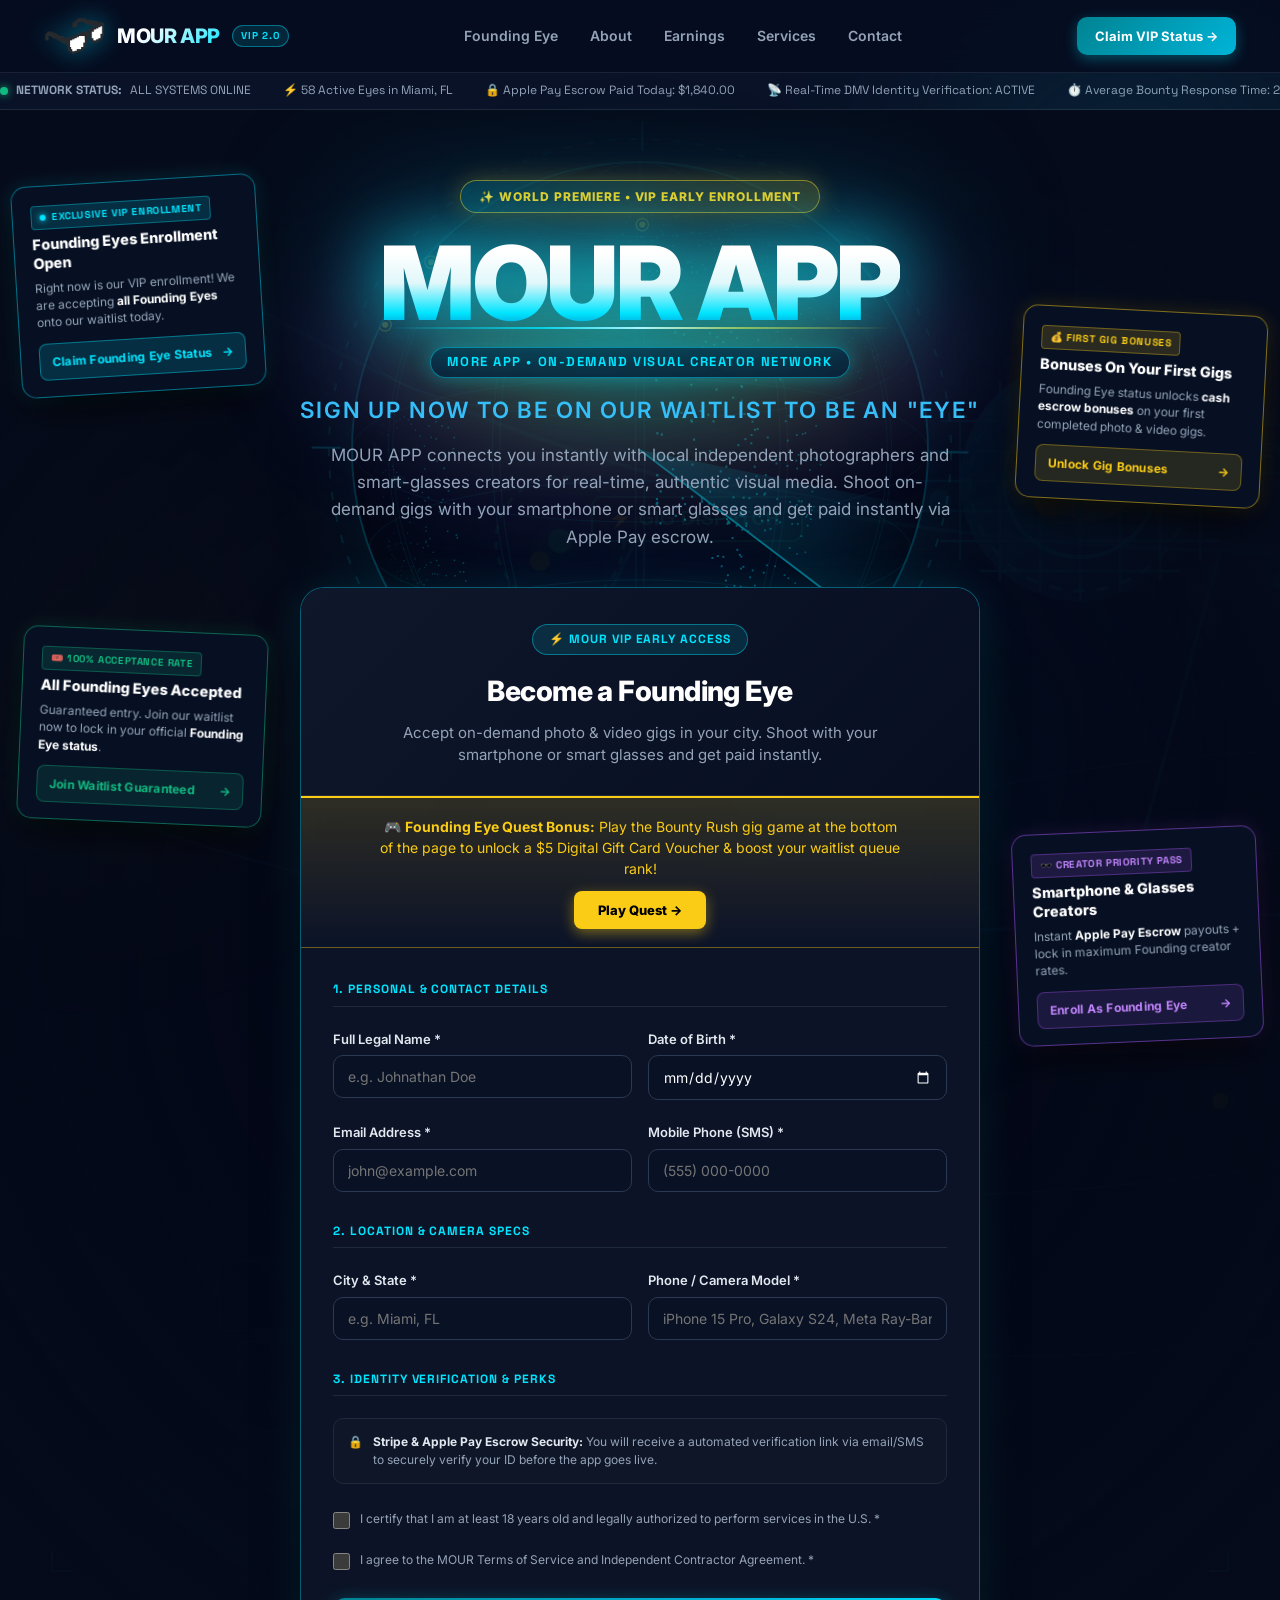
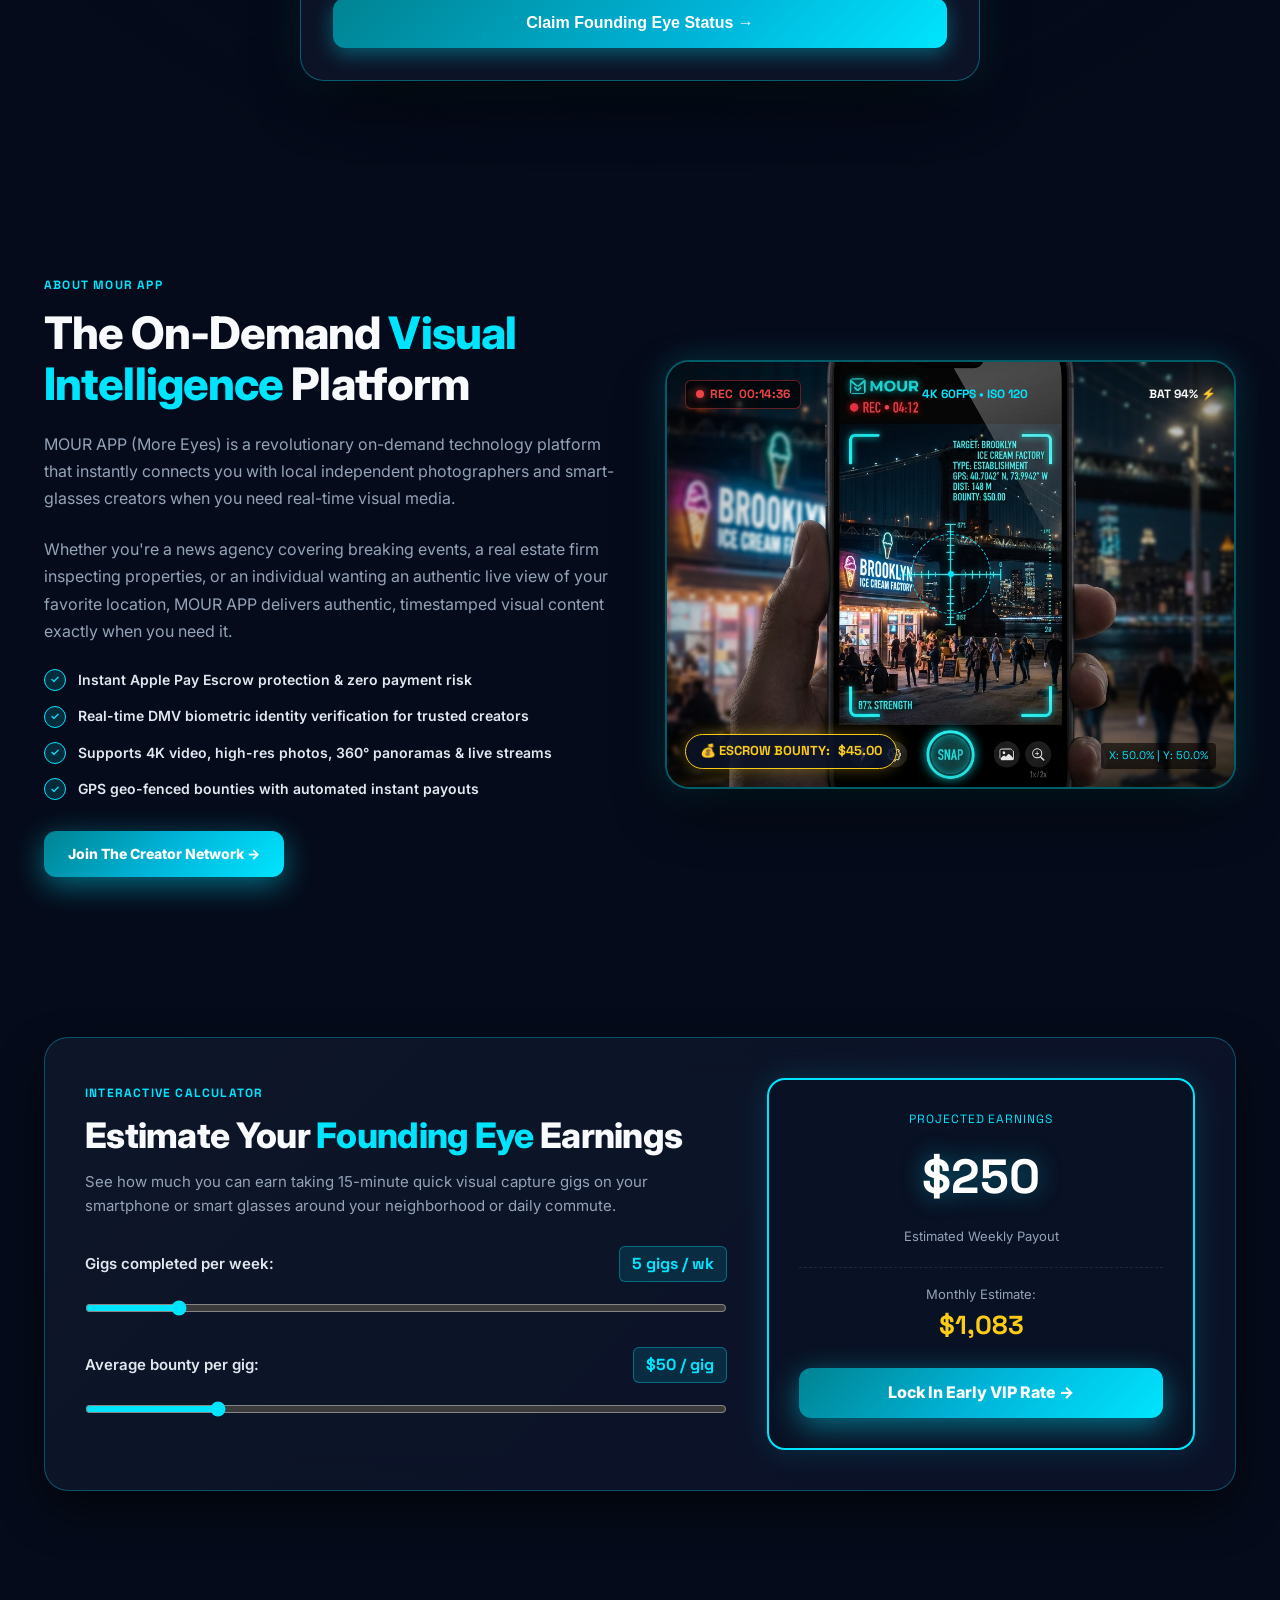
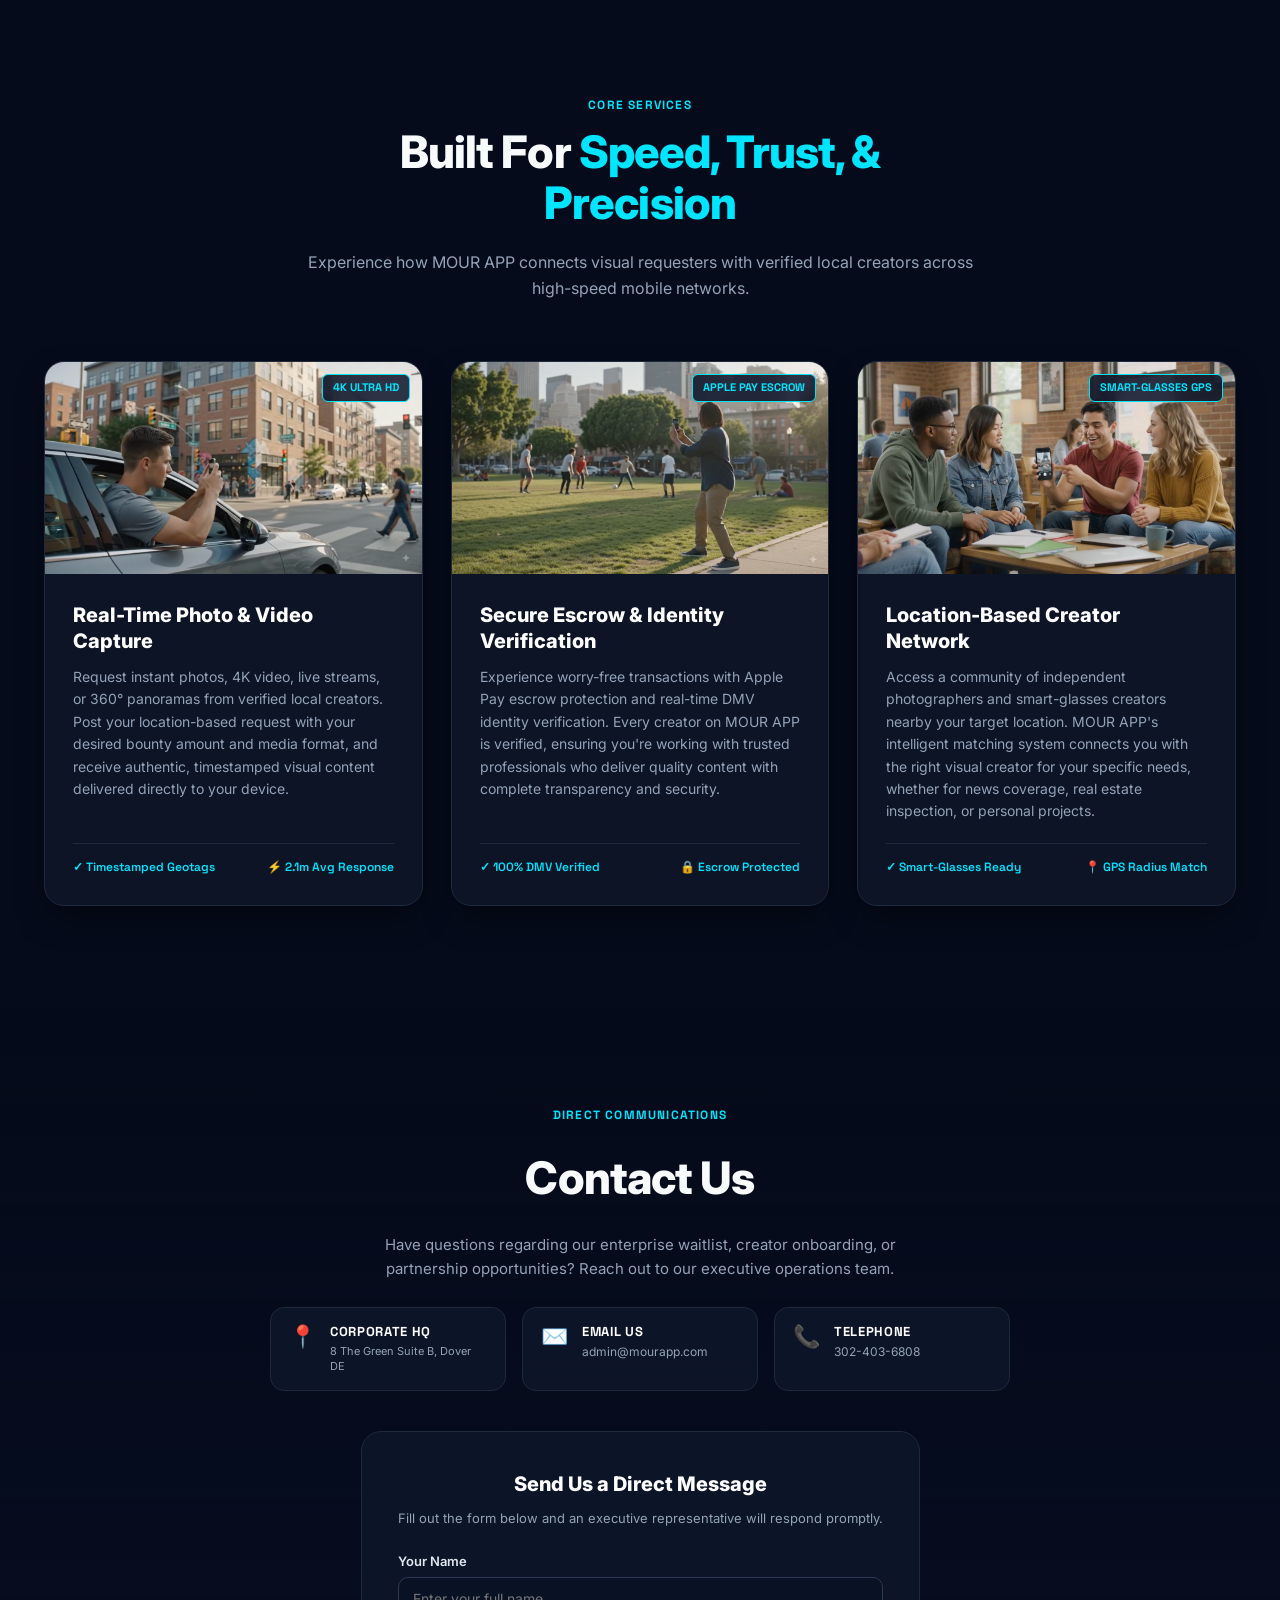
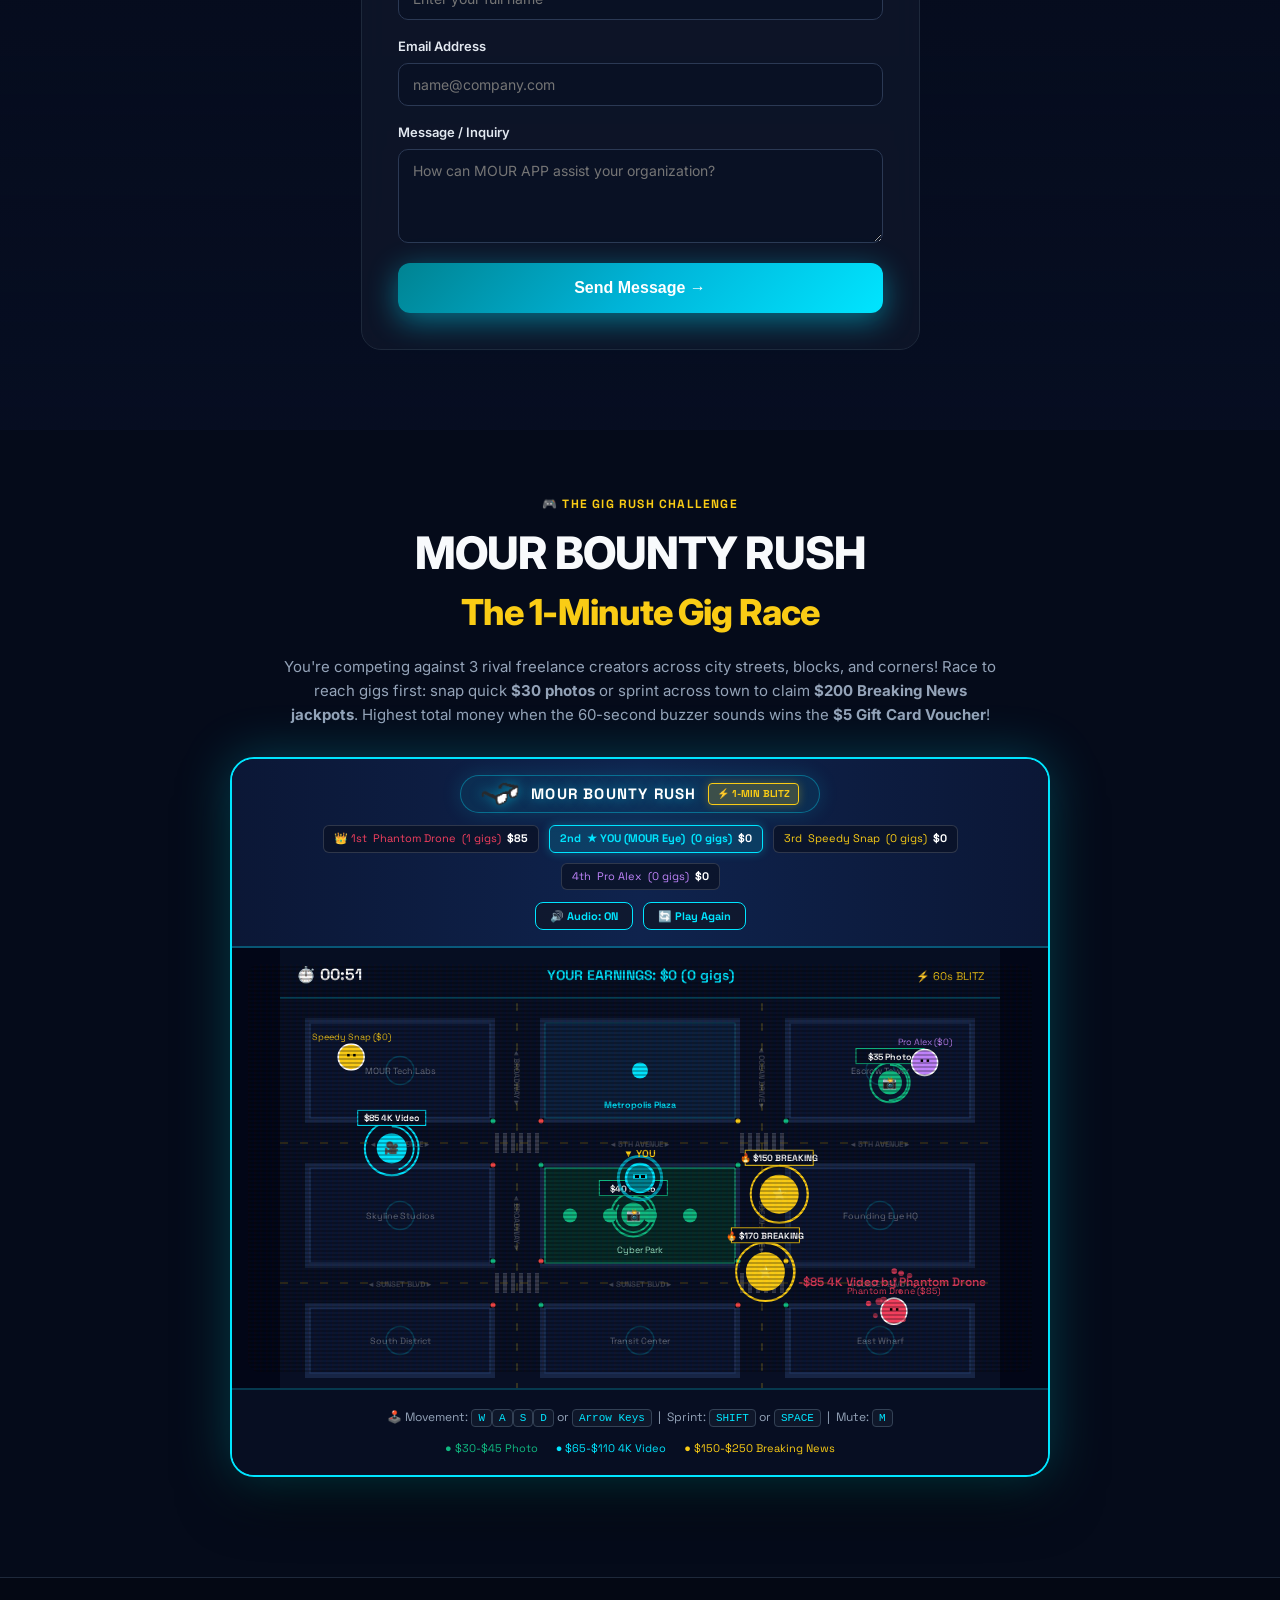
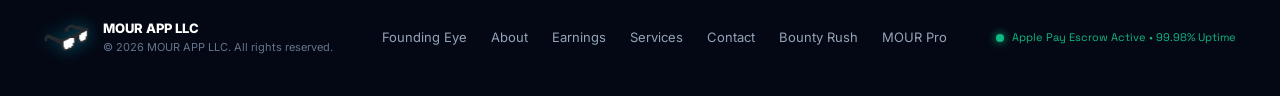
<file: index.html>
<!DOCTYPE html>
<html lang="en">
<head>
<script>
  if (/Mobi|Android|iPhone|iPad|iPod/i.test(navigator.userAgent) || window.innerWidth <= 768) {
    window.location.replace("mobile.html");
  }
</script>
  <meta charset="UTF-8" />
  <meta name="viewport" content="width=device-width, initial-scale=1.0" />
  <title>MOUR APP — On-Demand Real-Time Visual Media | Founding Eye VIP Early Access</title>
  <meta name="description" content="MOUR APP (More Eyes) instantly connects you with local independent photographers and smart-glasses creators for real-time visual media with Apple Pay escrow protection." />
  
  <!-- Cutout Smart Glasses Favicon -->
  <link rel="icon" type="image/png" href="assets/mour-glasses-logo.png" />
  
  <!-- Google Fonts: Inter & Space Grotesk -->
  <link rel="preconnect" href="https://fonts.googleapis.com" />
  <link rel="preconnect" href="https://fonts.gstatic.com" crossorigin />
  <link href="https://fonts.googleapis.com/css2?family=Inter:wght@400;500;600;700;800;900&family=Space+Grotesk:wght@500;700;800&display=swap" rel="stylesheet" />

  <!-- Stylesheet -->
  <link rel="stylesheet" href="css/styles.css" />
</head>
<body>

  <!-- Top Scroll Progress Bar -->
  <div id="scroll-progress"></div>

  <!-- Continuous Opaque 3D Spinning Earth & Center Radar Scanning Canvas -->
  <canvas id="mour-scroll-canvas"></canvas>

  <!-- Ambient Glow Orbs -->
  <div class="cyber-glow-orb orb-1"></div>
  <div class="cyber-glow-orb orb-2"></div>
  <div class="cyber-glow-orb orb-3"></div>

  <!-- ==========================================================================
       SITE HEADER (FEATURING CUTOUT GLASSES LOGO)
       ========================================================================== -->
  <header class="site-header">
    <div class="container">
      <div class="nav-inner">
        <a href="#" class="brand-wrapper" title="MOUR APP">
          <!-- Cutout Smart Glasses Logo -->
          <img src="assets/mour-glasses-logo.png" alt="MOUR Smart Glasses Logo" class="brand-glasses-logo" />
          <span class="brand-title">MOUR APP</span>
          <span class="brand-badge">VIP 2.0</span>
        </a>

        <ul class="nav-links">
          <li><a href="#waitlist" class="nav-link">Founding Eye</a></li>
          <li><a href="#about" class="nav-link">About</a></li>
          <li><a href="#calculator" class="nav-link">Earnings</a></li>
          <li><a href="#services" class="nav-link">Services</a></li>
          <li><a href="#contact" class="nav-link">Contact</a></li>
        </ul>

        <div class="nav-actions">
          <a href="#waitlist" class="btn-nav-waitlist">
            Claim VIP Status →
          </a>
          <button class="nav-mobile-toggle" aria-label="Toggle Navigation">
            <svg width="24" height="24" viewBox="0 0 24 24" fill="none" stroke="currentColor" stroke-width="2">
              <line x1="3" y1="12" x2="21" y2="12"></line>
              <line x1="3" y1="6" x2="21" y2="6"></line>
              <line x1="3" y1="18" x2="21" y2="18"></line>
            </svg>
          </button>
        </div>
      </div>
    </div>
  </header>

  <!-- Live Network Activity Ticker -->
  <div class="network-ticker">
    <div class="ticker-track">
      <div class="ticker-item">
        <span class="status-dot-live"></span> <strong>NETWORK STATUS:</strong> ALL SYSTEMS ONLINE
      </div>
      <div class="ticker-item">⚡ 58 Active Eyes in Miami, FL</div>
      <div class="ticker-item">🔒 Apple Pay Escrow Paid Today: $1,840.00</div>
      <div class="ticker-item">📡 Real-Time DMV Identity Verification: ACTIVE</div>
      <div class="ticker-item">⏱️ Average Bounty Response Time: 2.1 minutes</div>
      <div class="ticker-item">🕶️ Smart-Glasses Optical Telemetry: 4K 60FPS OK</div>
      <!-- Loop duplicate -->
      <div class="ticker-item">
        <span class="status-dot-live"></span> <strong>NETWORK STATUS:</strong> ALL SYSTEMS ONLINE
      </div>
      <div class="ticker-item">⚡ 58 Active Eyes in Miami, FL</div>
      <div class="ticker-item">🔒 Apple Pay Escrow Paid Today: $1,840.00</div>
      <div class="ticker-item">📡 Real-Time DMV Identity Verification: ACTIVE</div>
    </div>
  </div>

  <!-- ==========================================================================
       HERO & VIP EARLY ACCESS HOMEPAGE SECTION (PLACED RIGHT AT THE TOP)
       ========================================================================== -->
  <section class="hero-section" id="waitlist" style="min-height: auto; padding: 70px 0 90px;">
    
    <!-- Background Aerial SVG -->
    <div class="hero-parallax-bg">
      <img src="assets/aerial-hero.svg" alt="MOUR Aerial City Grid" class="hero-aerial-img" />
    </div>
    <div class="hero-vignette"></div>

    <!-- ==========================================================================
         FOUNDING EYES VIP ENROLLMENT CALL-TO-ACTION POP-UP ADVERTISEMENTS
         Emphasizes exclusive early enrollment, 100% acceptance & first gig bonuses
         ========================================================================== -->
    <div class="vip-ads-wrapper">
      <div class="vip-ad-popup ad-pos-tl" onclick="activateFoundingEyePromo('Founding Eyes Early Enrollment')">
        <div class="ad-popup-badge badge-cyan">
          <span class="ad-pulse-dot"></span> EXCLUSIVE VIP ENROLLMENT
        </div>
        <h4 class="ad-popup-title">Founding Eyes Enrollment Open</h4>
        <p class="ad-popup-desc">
          Right now is our VIP enrollment! We are accepting <strong>all Founding Eyes</strong> onto our waitlist today.
        </p>
        <div class="ad-popup-cta">
          <span>Claim Founding Eye Status</span>
          <span class="ad-arrow">→</span>
        </div>
      </div>

      <div class="vip-ad-popup ad-pos-tr" onclick="activateFoundingEyePromo('First Gig Escrow Cash Bonus')">
        <div class="ad-popup-badge badge-gold">
          💰 FIRST GIG BONUSES
        </div>
        <h4 class="ad-popup-title">Bonuses On Your First Gigs</h4>
        <p class="ad-popup-desc">
          Founding Eye status unlocks <strong>cash escrow bonuses</strong> on your first completed photo & video gigs.
        </p>
        <div class="ad-popup-cta cta-gold">
          <span>Unlock Gig Bonuses</span>
          <span class="ad-arrow">→</span>
        </div>
      </div>

      <div class="vip-ad-popup ad-pos-bl" onclick="activateFoundingEyePromo('100% Waitlist Acceptance')">
        <div class="ad-popup-badge badge-green">
          🎟️ 100% ACCEPTANCE RATE
        </div>
        <h4 class="ad-popup-title">All Founding Eyes Accepted</h4>
        <p class="ad-popup-desc">
          Guaranteed entry. Join our waitlist now to lock in your official <strong>Founding Eye status</strong>.
        </p>
        <div class="ad-popup-cta cta-green">
          <span>Join Waitlist Guaranteed</span>
          <span class="ad-arrow">→</span>
        </div>
      </div>

      <div class="vip-ad-popup ad-pos-br" onclick="activateFoundingEyePromo('Creator Tier 1 Escrow Priority')">
        <div class="ad-popup-badge badge-purple">
          🕶️ CREATOR PRIORITY PASS
        </div>
        <h4 class="ad-popup-title">Smartphone & Glasses Creators</h4>
        <p class="ad-popup-desc">
          Instant <strong>Apple Pay Escrow</strong> payouts + lock in maximum Founding creator rates.
        </p>
        <div class="ad-popup-cta cta-purple">
          <span>Enroll As Founding Eye</span>
          <span class="ad-arrow">→</span>
        </div>
      </div>
    </div>

    <!-- Tactical Corner Brackets -->
    <div class="hud-bracket bracket-tl"></div>
    <div class="hud-bracket bracket-tr"></div>
    <div class="hud-bracket bracket-bl"></div>
    <div class="hud-bracket bracket-br"></div>

    <div class="container">
      
      <!-- Main Homepage Premiere Header -->
      <div class="hero-content hero-premiere-container" style="margin-bottom: 36px;">
        
        <!-- Theatrical Premiere Lighting Behind Title -->
        <div class="hero-title-theatrical-glow"></div>
        <div class="hero-beam-flare"></div>

        <div class="hero-premiere-pill">
          ✨ WORLD PREMIERE • VIP EARLY ENROLLMENT
        </div>

        <div class="hero-title-wrapper">
          <h1 class="hero-title hero-title-premiere">
            <span class="title-glow-premiere">MOUR APP</span>
          </h1>
          <div class="hero-phonetic-badge">MORE APP • ON-DEMAND VISUAL CREATOR NETWORK</div>
        </div>

        <div class="hero-subtitle" style="margin-bottom: 14px;">
          SIGN UP NOW TO BE ON OUR WAITLIST TO BE AN "EYE"
        </div>

        <p class="hero-description" style="margin-bottom: 0;">
          MOUR APP connects you instantly with local independent photographers and smart-glasses creators for real-time, authentic visual media. Shoot on-demand gigs with your smartphone or smart glasses and get paid instantly via Apple Pay escrow.
        </p>
      </div>

      <!-- MOUR VIP EARLY ACCESS WAITLIST CARD (FRONT & CENTER AT THE TOP) -->
      <div class="waitlist-card" style="margin-top: 10px;">

        <div class="waitlist-header">
          <span class="waitlist-vip-tag">⚡ MOUR VIP Early Access</span>
          <h2 class="waitlist-title">Become a Founding Eye</h2>
          <p class="waitlist-desc">
            Accept on-demand photo & video gigs in your city. Shoot with your smartphone or smart glasses and get paid instantly.
          </p>
        </div>

        <!-- CENTER-ALIGNED QUEST BONUS BANNER WITH YELLOW PLAY BUTTON UNDERNEATH -->
        <div class="scavenger-perk-banner-centered" id="zelda-status-banner">
          <div class="scavenger-perk-text-centered">
            🎮 <strong>Founding Eye Quest Bonus:</strong> Play the Bounty Rush gig game at the bottom of the page to unlock a $5 Digital Gift Card Voucher & boost your waitlist queue rank!
          </div>
          <a href="#game" class="btn-play-quest-yellow">
            Play Quest →
          </a>
        </div>

        <!-- Multi-Step Interactive Form -->
        <div id="mour_form_inner" class="waitlist-body">
          
          <div class="form-step-title">
            <span>1. Personal & Contact Details</span>
          </div>

          <div class="form-grid-2">
            <div class="form-group">
              <label class="form-label" for="mour_full_name">Full Legal Name *</label>
              <input type="text" id="mour_full_name" class="form-input" placeholder="e.g. Johnathan Doe" required />
            </div>
            <div class="form-group">
              <label class="form-label" for="mour_dob">Date of Birth *</label>
              <input type="date" id="mour_dob" class="form-input" required />
            </div>
          </div>

          <div class="form-grid-2">
            <div class="form-group">
              <label class="form-label" for="mour_email">Email Address *</label>
              <input type="email" id="mour_email" class="form-input" placeholder="john@example.com" required />
            </div>
            <div class="form-group">
              <label class="form-label" for="mour_phone">Mobile Phone (SMS) *</label>
              <input type="tel" id="mour_phone" class="form-input" placeholder="(555) 000-0000" required />
            </div>
          </div>

          <div class="form-step-title" style="margin-top: 8px;">
            <span>2. Location & Camera Specs</span>
          </div>

          <div class="form-grid-2">
            <div class="form-group">
              <label class="form-label" for="mour_city">City & State *</label>
              <input type="text" id="mour_city" class="form-input" placeholder="e.g. Miami, FL" required />
            </div>
            <div class="form-group">
              <label class="form-label" for="mour_device">Phone / Camera Model *</label>
              <input type="text" id="mour_device" class="form-input" placeholder="iPhone 15 Pro, Galaxy S24, Meta Ray-Ban" required />
            </div>
          </div>

          <div class="form-step-title" style="margin-top: 8px;">
            <span>3. Identity Verification & Perks</span>
          </div>

          <div class="stripe-security-notice">
            <span>🔒</span>
            <div>
              <strong style="color: #E2E8F0;">Stripe & Apple Pay Escrow Security:</strong> 
              You will receive a automated verification link via email/SMS to securely verify your ID before the app goes live.
            </div>
          </div>

          <div class="checkbox-row" style="margin-top: 4px;">
            <input type="checkbox" id="mour_age" />
            <label for="mour_age" class="checkbox-label">
              I certify that I am at least 18 years old and legally authorized to perform services in the U.S. *
            </label>
          </div>

          <div class="checkbox-row">
            <input type="checkbox" id="mour_terms" />
            <label for="mour_terms" class="checkbox-label">
              I agree to the MOUR Terms of Service and Independent Contractor Agreement. *
            </label>
          </div>

          <div id="mour_error_msg" class="error-alert-box"></div>

          <button type="button" id="mour_submit_btn" class="btn-submit-waitlist" onclick="submitMourApplication()">
            Claim Founding Eye Status →
          </button>
        </div>

        <!-- Success Screen & Holographic Pass -->
        <div id="mour_success_card" class="waitlist-success-card">
          <div class="success-confetti-icon">🎉</div>
          <h3 style="color: #FFFFFF; font-size: 26px; font-weight: 800; margin-bottom: 8px;">
            You're On the Founding Eye VIP List!
          </h3>
          <p style="color: var(--text-secondary); font-size: 15px; max-width: 480px; margin: 0 auto 24px; line-height: 1.6;">
            Congratulations, <strong id="mour_success_name" style="color: var(--accent-cyan);"></strong>! Your Founding Eye application is locked in. You will receive an SMS alert as soon as on-demand gigs open in your area.
          </p>

          <!-- Holographic Creator Badge with Cutout Glasses -->
          <div class="holographic-pass">
            <div class="pass-header">
              <img src="assets/mour-glasses-logo.png" alt="MOUR Glasses" style="height: 22px; width: auto;" />
              <span class="pass-id">ID #00142-FE</span>
            </div>
            <div class="pass-name" id="pass-holder-name">Founding Eye Creator</div>
            <div style="font-size: 12px; color: var(--accent-cyan); font-family: var(--font-mono); font-weight: 700;">
              STATUS: FOUNDING EYE VIP • TIER 1 CREATOR
            </div>
            <div class="pass-details">
              <div>
                <span>ASSIGNED TERRITORY:</span>
                <strong id="pass-holder-city">Miami, FL</strong>
              </div>
              <div>
                <span>PAYOUT CHANNEL:</span>
                <strong>Apple Pay Escrow</strong>
              </div>
            </div>
          </div>

          <p style="font-size: 13px; color: var(--accent-gold); font-weight: 600;">
            🔥 Tip: Share your creator invite with other photographers to boost your priority ranking!
          </p>
        </div>

      </div>

    </div>
  </section>

  <!-- ==========================================================================
       ABOUT MOUR SECTION & 3D CAMERA HUD VIEWPORT
       ========================================================================== -->
  <section class="about-section" id="about">
    <div class="container">
      <div class="about-grid">
        
        <div class="about-content">
          <span class="section-tag">About MOUR APP</span>
          <h2 class="section-heading">
            The On-Demand <span>Visual Intelligence</span> Platform
          </h2>
          <p class="about-text">
            MOUR APP (More Eyes) is a revolutionary on-demand technology platform that instantly connects you with local independent photographers and smart-glasses creators when you need real-time visual media.
          </p>
          <p class="about-text">
            Whether you're a news agency covering breaking events, a real estate firm inspecting properties, or an individual wanting an authentic live view of your favorite location, MOUR APP delivers authentic, timestamped visual content exactly when you need it.
          </p>

          <div class="about-features-list">
            <div class="about-feature-item">
              <div class="feature-check-icon">✓</div>
              <span>Instant Apple Pay Escrow protection & zero payment risk</span>
            </div>
            <div class="about-feature-item">
              <div class="feature-check-icon">✓</div>
              <span>Real-time DMV biometric identity verification for trusted creators</span>
            </div>
            <div class="about-feature-item">
              <div class="feature-check-icon">✓</div>
              <span>Supports 4K video, high-res photos, 360° panoramas & live streams</span>
            </div>
            <div class="about-feature-item">
              <div class="feature-check-icon">✓</div>
              <span>GPS geo-fenced bounties with automated instant payouts</span>
            </div>
          </div>

          <a href="#waitlist" class="btn-primary-glow" style="padding: 12px 24px; font-size: 14px;">
            Join The Creator Network →
          </a>
        </div>

        <!-- 3D Camera HUD Mockup Stage -->
        <div class="camera-hud-stage">
          <div class="camera-hud-card">
            <img src="assets/camera-hud.jpg" alt="MOUR Camera Viewfinder HUD" class="hud-viewport-img" />
            
            <!-- Live Interactive HUD Overlays -->
            <div class="hud-glass-layer">
              <div class="hud-top-bar">
                <div class="rec-indicator">
                  <span class="rec-dot"></span>
                  <span>REC</span>
                  <span id="hud-rec-timer">00:14:28</span>
                </div>
                <div style="color: var(--accent-cyan);">4K 60FPS • ISO 120</div>
                <div>BAT 94% ⚡</div>
              </div>

              <div class="hud-center-crosshair">
                <div class="reticle-ring"></div>
                <div style="position: absolute; top: 50%; left: 50%; width: 6px; height: 6px; background: var(--accent-cyan); border-radius: 50%; transform: translate(-50%, -50%);"></div>
              </div>

              <div style="display: flex; justify-content: space-between; align-items: flex-end;">
                <div class="hud-bounty-chip">
                  <span>💰 ESCROW BOUNTY:</span> $45.00
                </div>
                <div id="hud-live-coord" style="font-family: var(--font-mono); font-size: 11px; color: var(--accent-cyan); background: rgba(0,0,0,0.6); padding: 4px 8px; border-radius: 4px;">
                  X: 50.0% | Y: 50.0%
                </div>
              </div>
            </div>
          </div>
        </div>

      </div>
    </div>
  </section>

  <!-- ==========================================================================
       INTERACTIVE CREATOR EARNINGS CALCULATOR
       ========================================================================== -->
  <section class="calculator-section" id="calculator">
    <div class="container">
      <div class="calculator-card">
        <div class="calculator-grid">
          
          <div>
            <span class="section-tag">Interactive Calculator</span>
            <h2 class="section-heading" style="font-size: 2.2rem; margin-bottom: 14px;">
              Estimate Your <span>Founding Eye</span> Earnings
            </h2>
            <p style="color: var(--text-secondary); font-size: 15px; margin-bottom: 28px;">
              See how much you can earn taking 15-minute quick visual capture gigs on your smartphone or smart glasses around your neighborhood or daily commute.
            </p>

            <div class="calc-control">
              <div class="calc-label-row">
                <span class="calc-title">Gigs completed per week:</span>
                <span class="calc-val-pill" id="calc-gigs-val">5 gigs / wk</span>
              </div>
              <input type="range" min="1" max="30" value="5" id="calc-gigs" class="calc-range" />
            </div>

            <div class="calc-control">
              <div class="calc-label-row">
                <span class="calc-title">Average bounty per gig:</span>
                <span class="calc-val-pill" id="calc-bounty-val">$50 / gig</span>
              </div>
              <input type="range" min="25" max="150" step="5" value="50" id="calc-bounty" class="calc-range" />
            </div>
          </div>

          <div class="earnings-display-box">
            <div style="font-size: 12px; font-family: var(--font-mono); color: var(--accent-cyan); letter-spacing: 0.08em; text-transform: uppercase;">
              Projected Earnings
            </div>
            <div class="earnings-number" id="calc-weekly-earnings">$250</div>
            <div class="earnings-subtext">Estimated Weekly Payout</div>

            <div style="border-top: 1px dashed var(--border-subtle); padding-top: 16px; margin-top: 16px;">
              <div style="font-size: 13px; color: var(--text-secondary);">Monthly Estimate:</div>
              <div style="font-size: 26px; font-weight: 800; color: var(--accent-gold); font-family: var(--font-mono);" id="calc-monthly-earnings">
                $1,083
              </div>
            </div>

            <a href="#waitlist" class="btn-primary-glow" style="width: 100%; justify-content: center; margin-top: 22px; padding: 12px;">
              Lock In Early VIP Rate →
            </a>
          </div>

        </div>
      </div>
    </div>
  </section>

  <!-- ==========================================================================
       SERVICES SECTION (3D PARALLAX CARDS)
       ========================================================================== -->
  <section class="services-section" id="services">
    <div class="container">
      
      <div class="services-header">
        <span class="section-tag">Core Services</span>
        <h2 class="section-heading">
          Built For <span>Speed, Trust, & Precision</span>
        </h2>
        <p style="color: var(--text-secondary); font-size: 16px;">
          Experience how MOUR APP connects visual requesters with verified local creators across high-speed mobile networks.
        </p>
      </div>

      <div class="services-grid">
        
        <!-- Service Card 1 -->
        <div class="service-card">
          <div class="service-img-wrapper">
            <img src="assets/service-capture.png" alt="Real-Time Photo and Video Capture" class="service-img" />
            <div class="service-badge">4K ULTRA HD</div>
          </div>
          <div class="service-content">
            <h3 class="service-title">Real-Time Photo & Video Capture</h3>
            <p class="service-desc">
              Request instant photos, 4K video, live streams, or 360° panoramas from verified local creators. Post your location-based request with your desired bounty amount and media format, and receive authentic, timestamped visual content delivered directly to your device.
            </p>
            <div class="service-perk-row">
              <span>✓ Timestamped Geotags</span>
              <span style="margin-left: auto;">⚡ 2.1m Avg Response</span>
            </div>
          </div>
        </div>

        <!-- Service Card 2 -->
        <div class="service-card">
          <div class="service-img-wrapper">
            <img src="assets/service-escrow.png" alt="Secure Escrow and Identity Verification" class="service-img" />
            <div class="service-badge">APPLE PAY ESCROW</div>
          </div>
          <div class="service-content">
            <h3 class="service-title">Secure Escrow & Identity Verification</h3>
            <p class="service-desc">
              Experience worry-free transactions with Apple Pay escrow protection and real-time DMV identity verification. Every creator on MOUR APP is verified, ensuring you're working with trusted professionals who deliver quality content with complete transparency and security.
            </p>
            <div class="service-perk-row">
              <span>✓ 100% DMV Verified</span>
              <span style="margin-left: auto;">🔒 Escrow Protected</span>
            </div>
          </div>
        </div>

        <!-- Service Card 3 -->
        <div class="service-card">
          <div class="service-img-wrapper">
            <img src="assets/service-network.png" alt="Location-Based Creator Network" class="service-img" />
            <div class="service-badge">SMART-GLASSES GPS</div>
          </div>
          <div class="service-content">
            <h3 class="service-title">Location-Based Creator Network</h3>
            <p class="service-desc">
              Access a community of independent photographers and smart-glasses creators nearby your target location. MOUR APP's intelligent matching system connects you with the right visual creator for your specific needs, whether for news coverage, real estate inspection, or personal projects.
            </p>
            <div class="service-perk-row">
              <span>✓ Smart-Glasses Ready</span>
              <span style="margin-left: auto;">📍 GPS Radius Match</span>
            </div>
          </div>
        </div>

      </div>

    </div>
  </section>

  <!-- ==========================================================================
       CONTACT US & DIRECT COMMUNICATIONS (CENTER-ALIGNED VERTICAL STACK)
       ========================================================================== -->
  <section class="contact-section" id="contact">
    <div class="container">
      
      <div class="contact-stack">
        
        <!-- Contact Us (Top Part, Centered) -->
        <div class="contact-info-center">
          <span class="section-tag">Direct Communications</span>
          <h2 class="section-heading" style="margin-bottom: 12px;">Contact Us</h2>
          <p style="color: var(--text-secondary); font-size: 15px; line-height: 1.6; max-width: 580px;">
            Have questions regarding our enterprise waitlist, creator onboarding, or partnership opportunities? Reach out to our executive operations team.
          </p>

          <div class="contact-items-horizontal">
            <a href="geo:8+The+Green+Suite+B%2C+Dover+De+19901" class="contact-item">
              <div class="contact-icon">📍</div>
              <div class="contact-details">
                <strong class="contact-title">CORPORATE HQ</strong>
                <span class="contact-address-text">8 The Green Suite B, Dover DE</span>
              </div>
            </a>

            <a href="mailto:admin@mourapp.com" class="contact-item">
              <div class="contact-icon">✉️</div>
              <div class="contact-details">
                <strong class="contact-title">EMAIL US</strong>
                <span class="contact-value-text">admin@mourapp.com</span>
              </div>
            </a>

            <a href="tel:302-403-6808" class="contact-item">
              <div class="contact-icon">📞</div>
              <div class="contact-details">
                <strong class="contact-title">TELEPHONE</strong>
                <span class="contact-value-text">302-403-6808</span>
              </div>
            </a>
          </div>
        </div>

        <!-- Send Us a Direct Message (Directly Underneath, Centered) -->
        <div class="contact-form-card">
          <h3 style="color: #fff; font-size: 20px; font-weight: 800; margin-bottom: 8px; text-align: center;">
            Send Us a Direct Message
          </h3>
          <p style="color: var(--text-secondary); font-size: 13px; text-align: center; margin-bottom: 22px;">
            Fill out the form below and an executive representative will respond promptly.
          </p>

          <form onsubmit="event.preventDefault(); alert('Thank you for contacting MOUR APP. An executive representative will respond shortly.');">
            <div class="form-group" style="margin-bottom: 16px;">
              <label class="form-label">Your Name</label>
              <input type="text" class="form-input" placeholder="Enter your full name" required />
            </div>
            <div class="form-group" style="margin-bottom: 16px;">
              <label class="form-label">Email Address</label>
              <input type="email" class="form-input" placeholder="name@company.com" required />
            </div>
            <div class="form-group" style="margin-bottom: 20px;">
              <label class="form-label">Message / Inquiry</label>
              <textarea class="form-input" rows="4" placeholder="How can MOUR APP assist your organization?" required style="resize: vertical;"></textarea>
            </div>
            <button type="submit" class="btn-primary-glow" style="width: 100%; justify-content: center;">
              Send Message →
            </button>
          </form>
        </div>

      </div>

    </div>
  </section>

  <!-- ==========================================================================
       DEDICATED VIDEO GAME SECTION: "MOUR BOUNTY RUSH" (THE 3-MINUTE GIG RACE)
       Now Placed All the Way at the End Under Contact Us
       ========================================================================== -->
  <section class="game-section" id="game" style="padding: 60px 0 100px;">
    <div class="container">
      
      <div style="text-align: center; max-width: 720px; margin: 0 auto 30px;">
        <span class="section-tag" style="color: var(--accent-gold);">🎮 The Gig Rush Challenge</span>
        <h2 class="section-heading" style="line-height: 1.25;">
          MOUR BOUNTY RUSH<br />
          <span style="display: block; margin-top: 8px; font-size: 0.8em; color: var(--accent-gold);">The 1-Minute Gig Race</span>
        </h2>
        <p style="color: var(--text-secondary); font-size: 15px; line-height: 1.6;">
          You're competing against 3 rival freelance creators across city streets, blocks, and corners! Race to reach gigs first: snap quick <strong>$30 photos</strong> or sprint across town to claim <strong>$200 Breaking News jackpots</strong>. Highest total money when the 60-second buzzer sounds wins the <strong>$5 Gift Card Voucher</strong>!
        </p>
      </div>

      <!-- Game Arcade Cabinet -->
      <div class="bounty-game-wrapper">
        
        <!-- Header & Live Leaderboard: ALL WORDING CENTERED WITH TITLE IN THE MIDDLE -->
        <div class="bounty-scoreboard-bar bounty-scoreboard-center">
          
          <!-- Middle Top Header Title -->
          <div class="bounty-top-title-row">
            <div class="bounty-title-center-badge">
              <img src="assets/mour-glasses-logo.png" alt="MOUR Glasses" class="bounty-glasses-icon" />
              <span class="bounty-title-text">MOUR BOUNTY RUSH</span>
              <span class="bounty-blitz-badge">⚡ 1-MIN BLITZ</span>
            </div>
          </div>

          <!-- Real-Time Scoreboard Table (Center-Aligned) -->
          <div id="bounty-live-leaderboard" class="lb-container lb-container-center"></div>

          <!-- Centered Arcade Buttons -->
          <div class="bounty-actions-center">
            <button type="button" class="btn-arcade" id="btn-bounty-audio" onclick="toggleBountyAudio()">
              🔊 Audio: ON
            </button>
            <button type="button" class="btn-arcade" onclick="resetBountyGame()">
              🔄 Play Again
            </button>
          </div>
        </div>

        <!-- Canvas Screen Container -->
        <div style="position: relative; width: 100%; background: #020617;">
          <canvas id="bounty-canvas" width="720" height="440"></canvas>
          <div class="crt-scanlines"></div>

          <!-- Game Over Modal Overlay -->
          <div id="bounty-game-over-modal" class="bounty-modal-overlay">
            <div class="bounty-modal-card">
              <div style="font-size: 46px; margin-bottom: 6px;">🏆</div>
              <h3 id="bounty-game-over-title" style="font-size: 22px; font-weight: 900; color: #fff; margin-bottom: 10px;">
                TIME EXPIRED!
              </h3>
              <p id="bounty-game-over-desc" style="color: var(--text-secondary); font-size: 14px; line-height: 1.5; margin-bottom: 20px;">
                Calculating final payouts...
              </p>

              <!-- Unlockable Voucher Ticket -->
              <div id="bounty-voucher-card" class="gift-card-ticket" style="display: none; margin: 16px 0;">
                <div style="font-size: 11px; font-family: var(--font-mono); color: var(--accent-gold); text-transform: uppercase;">
                  ★ $5 Digital Gift Card Voucher Code ★
                </div>
                <div class="voucher-code-display">MOUR-FOUNDER-5GIFT</div>
                <button type="button" class="btn-copy-voucher" onclick="copyVoucherCode()">
                  Copy Voucher Code
                </button>
              </div>

              <div style="display: flex; gap: 10px; justify-content: center; margin-top: 20px;">
                <button type="button" class="btn-primary-glow" style="padding: 12px 24px; font-size: 13px;" onclick="resetBountyGame()">
                  Play Again 🔄
                </button>
                <a href="#waitlist" class="btn-secondary-ghost" style="padding: 12px 20px; font-size: 13px;">
                  Jump to Waitlist ↑
                </a>
              </div>
            </div>
          </div>
        </div>

        <!-- Mobile Touch Virtual Controls -->
        <div class="virtual-touch-controls">
          <div class="dpad-grid">
            <div></div>
            <button class="btn-touch-dpad" id="btn-dpad-up">▲</button>
            <div></div>
            <button class="btn-touch-dpad" id="btn-dpad-left">◀</button>
            <div style="background: #091226; border-radius: 4px;"></div>
            <button class="btn-touch-dpad" id="btn-dpad-right">▶</button>
            <div></div>
            <button class="btn-touch-dpad" id="btn-dpad-down">▼</button>
            <div></div>
          </div>

          <button class="btn-touch-action" id="btn-dpad-action">
            SPRINT<br/>⚡
          </button>
        </div>

        <!-- Arcade Bottom Status Legend (Center-Aligned) -->
        <div class="arcade-footer arcade-footer-center">
          <div class="arcade-instructions" style="text-align: center;">
            🕹️ Movement: <kbd>W</kbd><kbd>A</kbd><kbd>S</kbd><kbd>D</kbd> or <kbd>Arrow Keys</kbd> &nbsp;|&nbsp; 
            Sprint: <kbd>SHIFT</kbd> or <kbd>SPACE</kbd> &nbsp;|&nbsp; Mute: <kbd>M</kbd>
          </div>

          <div class="arcade-legend-center">
            <span style="color: #10B981;">● $30-$45 Photo</span>
            <span style="color: #00E5FF;">● $65-$110 4K Video</span>
            <span style="color: #FACC15;">● $150-$250 Breaking News</span>
          </div>
        </div>

      </div>

    </div>
  </section>

  <!-- ==========================================================================
       FOOTER (FEATURING CUTOUT GLASSES LOGO)
       ========================================================================== -->
  <footer class="site-footer">
    <div class="container">
      <div class="footer-inner">
        <div style="display: flex; align-items: center; gap: 14px;">
          <img src="assets/mour-glasses-logo.png" alt="MOUR Glasses Logo" class="footer-glasses-logo" />
          <div>
            <div style="font-weight: 800; color: #fff;">MOUR APP LLC</div>
            <div style="font-size: 11px; color: var(--text-muted);">© 2026 MOUR APP LLC. All rights reserved.</div>
          </div>
        </div>

        <ul class="footer-links">
          <li><a href="#waitlist">Founding Eye</a></li>
          <li><a href="#about">About</a></li>
          <li><a href="#calculator">Earnings</a></li>
          <li><a href="#services">Services</a></li>
          <li><a href="#contact">Contact</a></li>
          <li><a href="#game">Bounty Rush</a></li>
          <li><a href="/pro/">MOUR Pro</a></li>
        </ul>

        <div style="display: flex; align-items: center; gap: 8px; font-family: var(--font-mono); font-size: 11px; color: var(--accent-green);">
          <span class="status-dot-live"></span>
          <span>Apple Pay Escrow Active • 99.98% Uptime</span>
        </div>
      </div>
    </div>
  </footer>

  <!-- Scripts -->
  <script src="js/zelda-game.js"></script>
  <script src="js/app.js"></script>
</body>
</html>
</file>
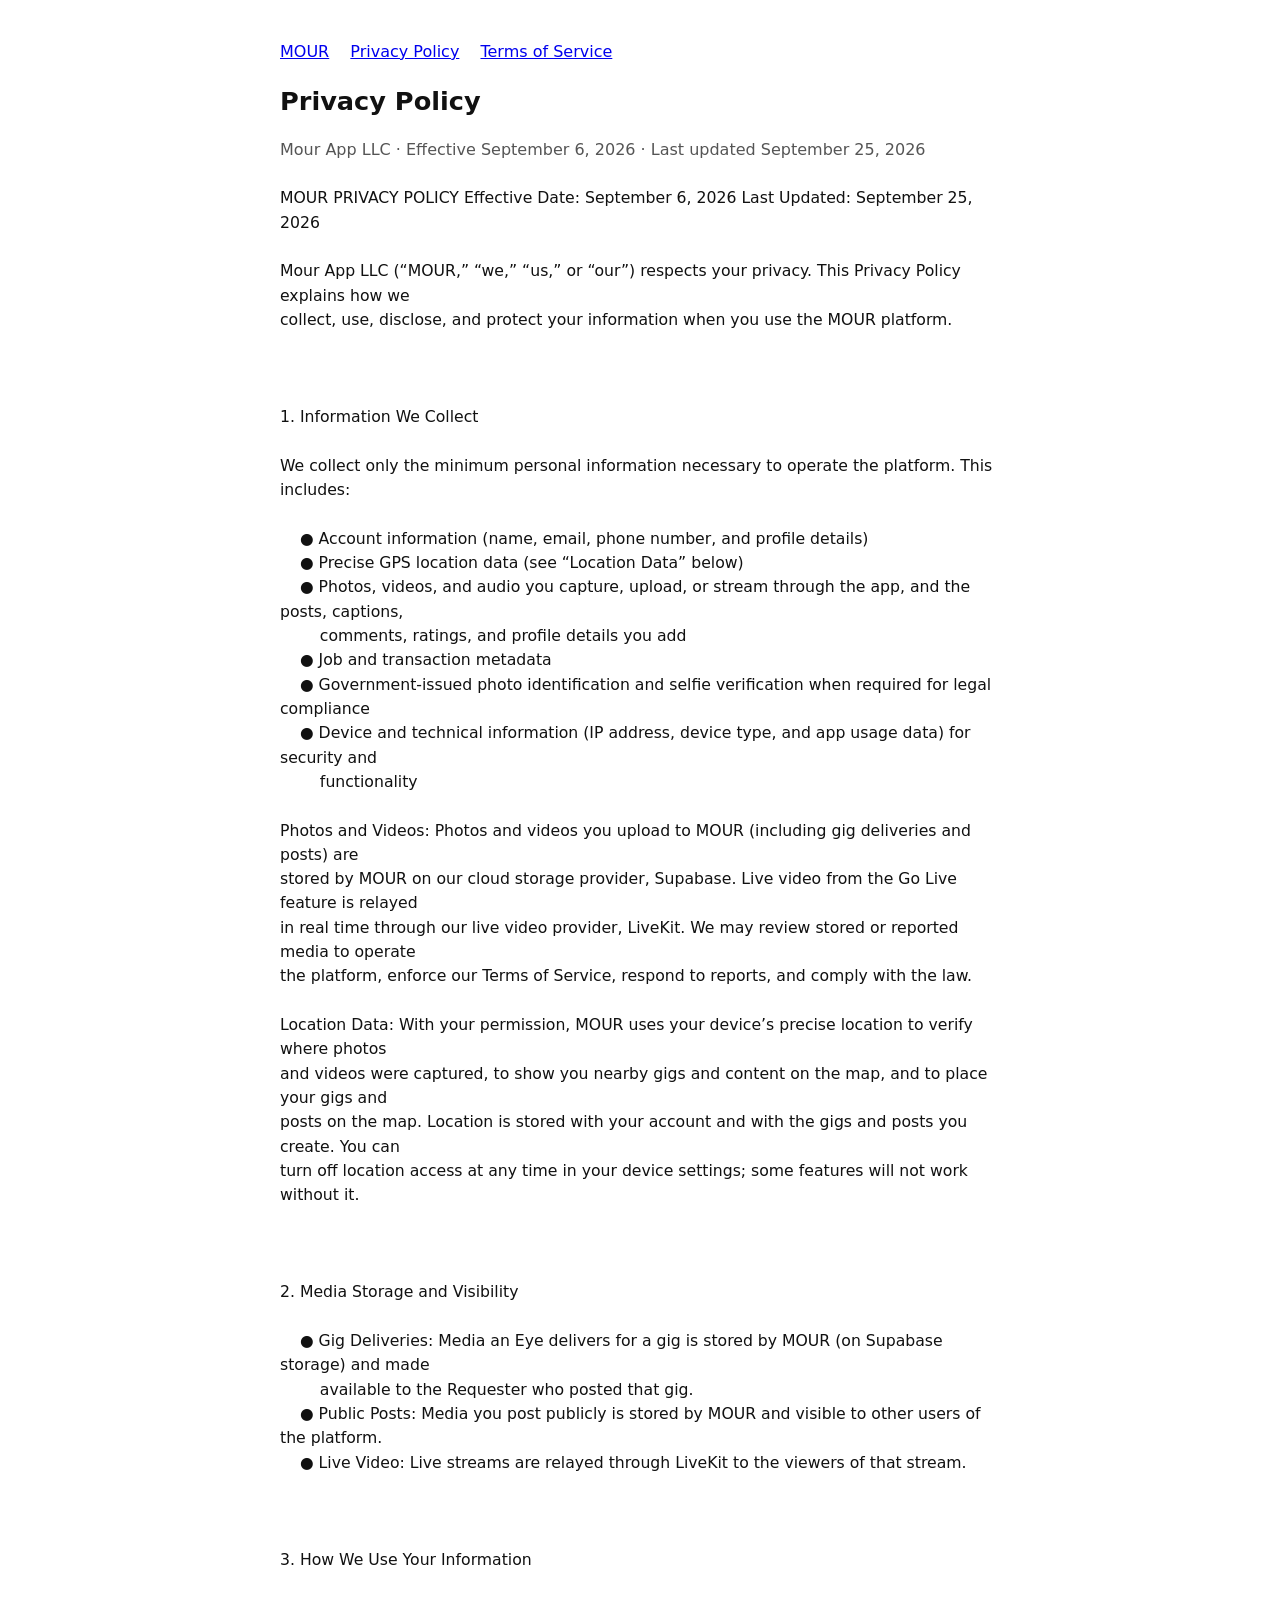
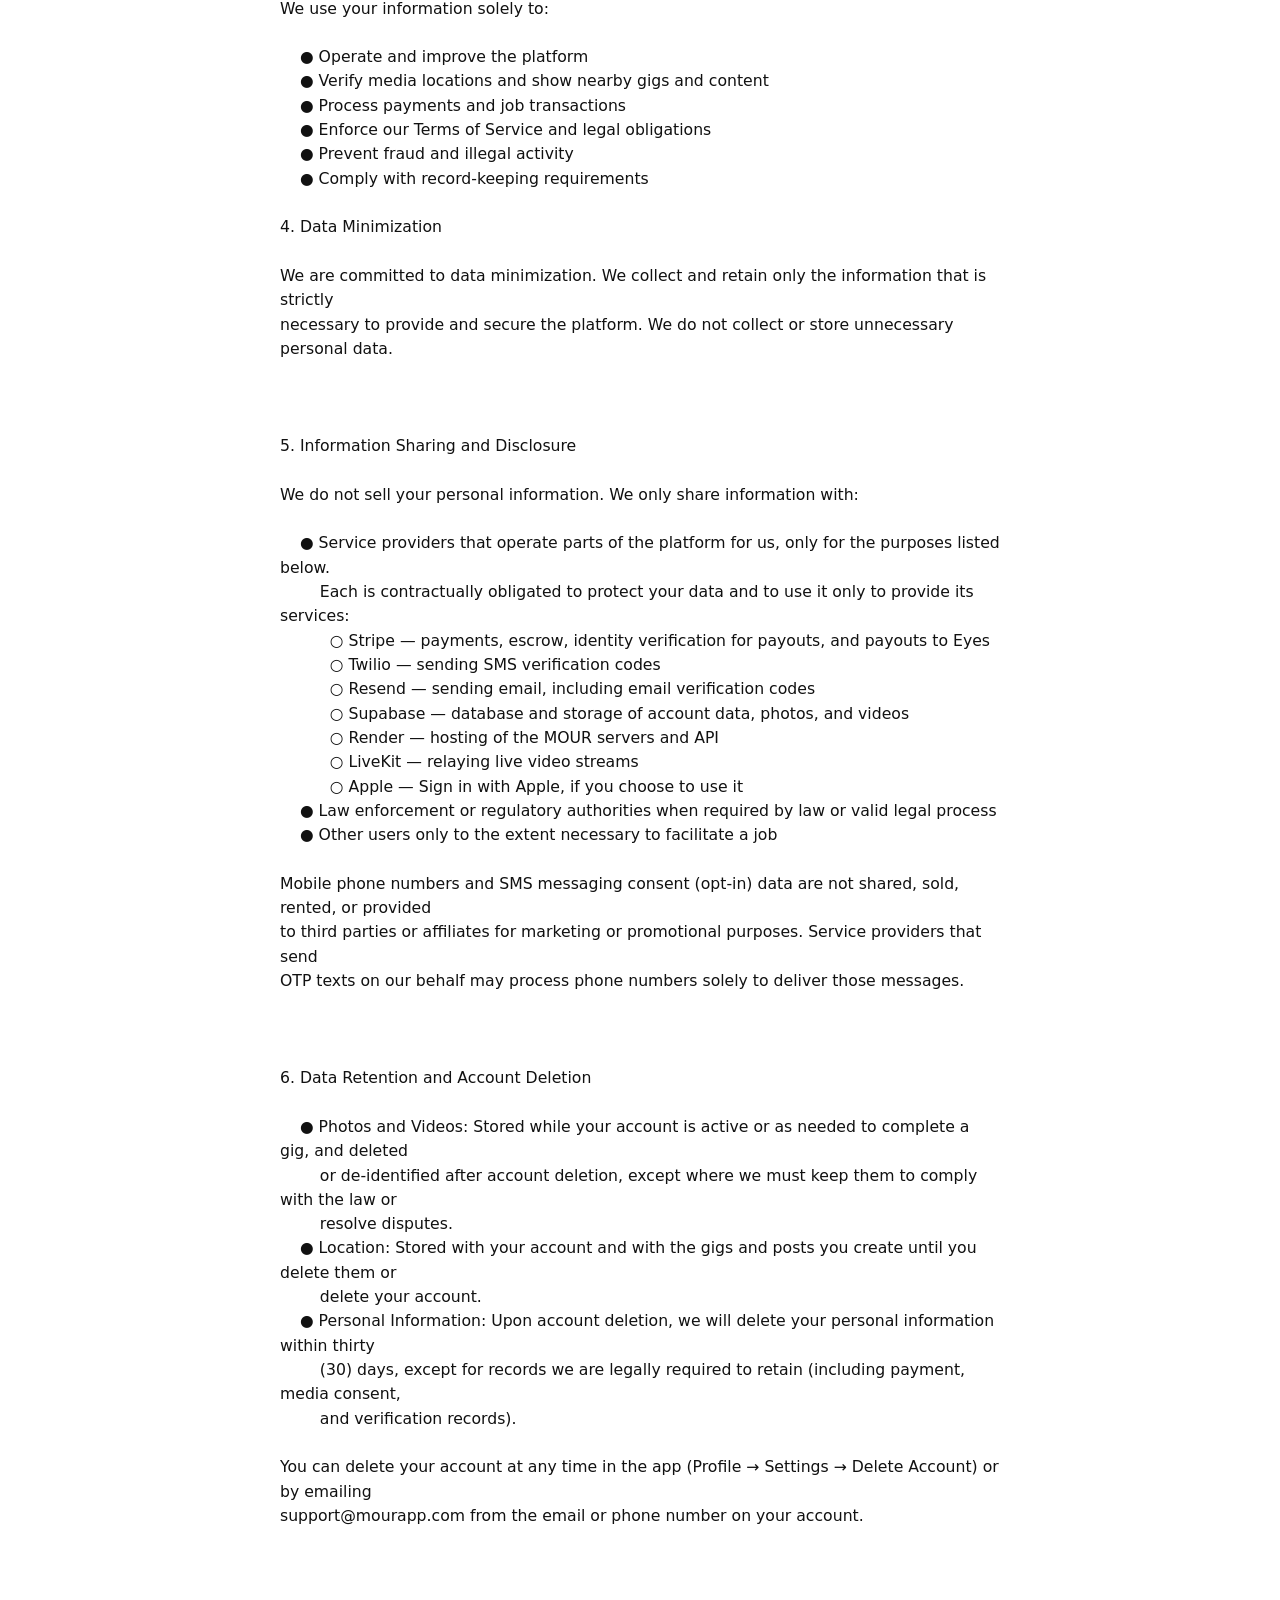
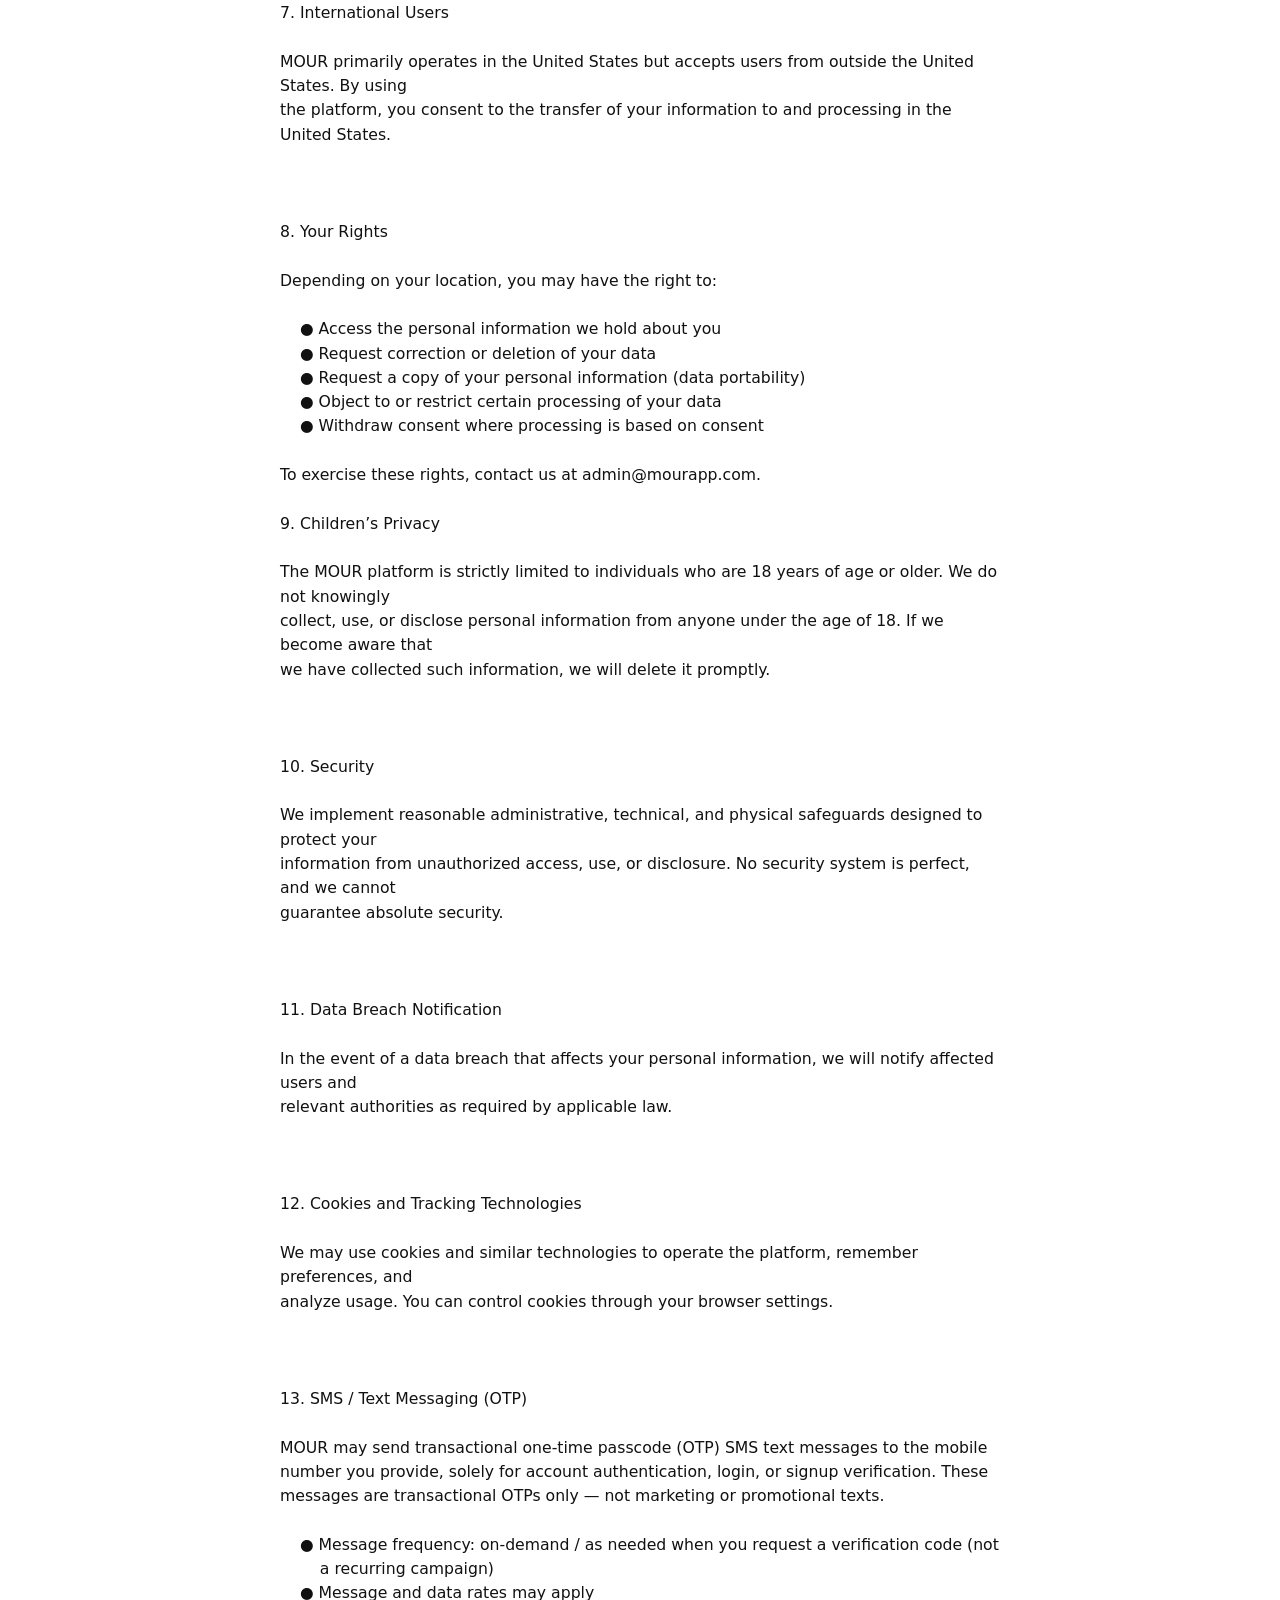
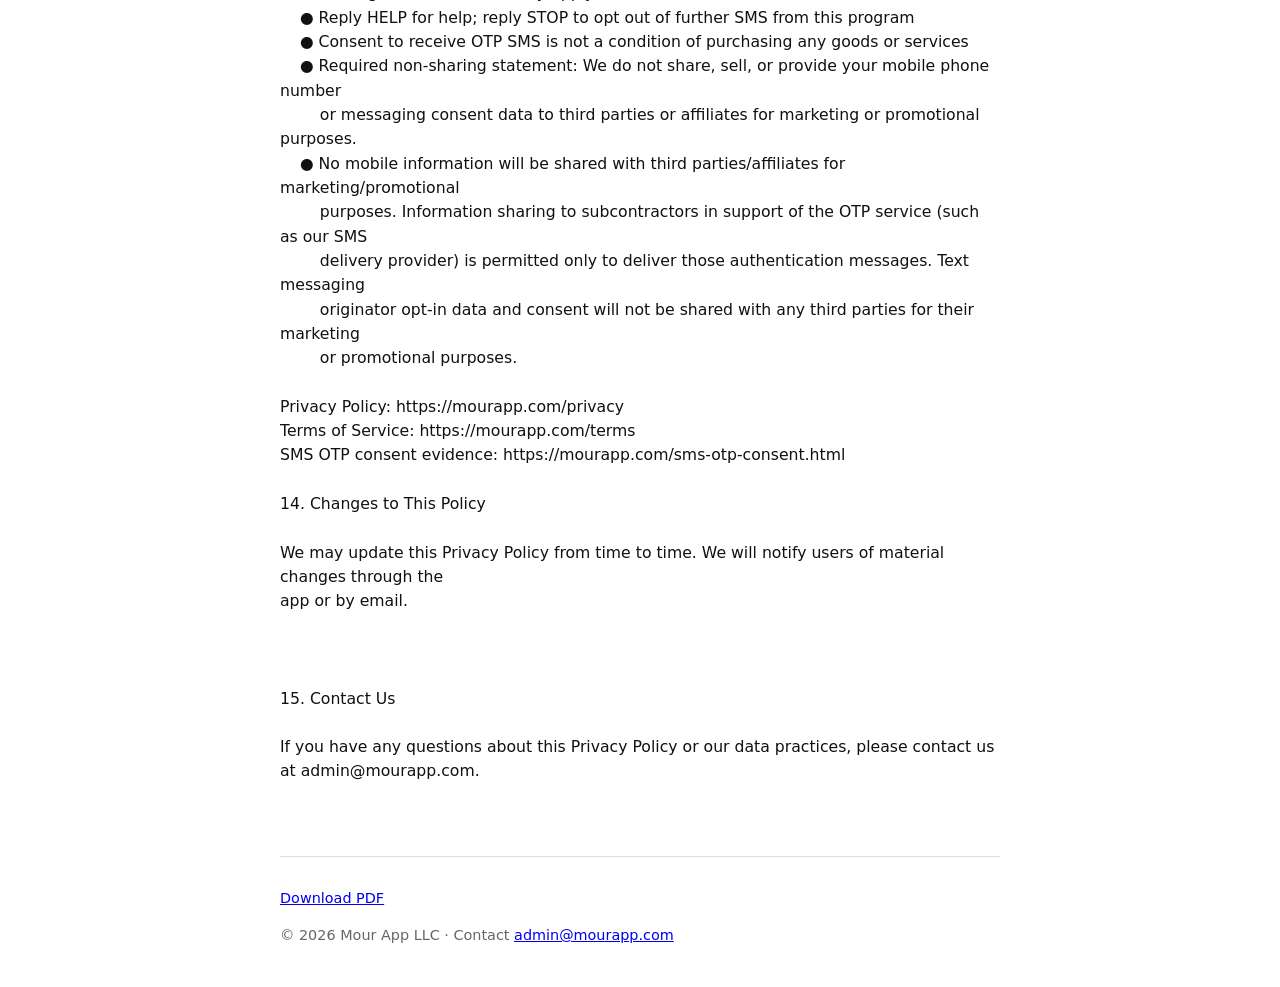
<file: privacy/index.html>
<!DOCTYPE html>
<html lang="en">
<head>
<meta charset="utf-8"/>
<meta name="viewport" content="width=device-width, initial-scale=1"/>
<title>Privacy Policy — Mour App LLC</title>
<style>
body{font-family:system-ui,-apple-system,Segoe UI,Roboto,sans-serif;max-width:720px;margin:40px auto;padding:0 20px;line-height:1.55;color:#111}
h1{font-size:1.6rem;margin-bottom:.25rem}
.meta{color:#555;margin-bottom:1.5rem}
pre{white-space:pre-wrap;font-family:inherit;font-size:0.98rem}
nav a{margin-right:1rem}
footer{margin-top:3rem;padding-top:1rem;border-top:1px solid #ddd;color:#666;font-size:.9rem}
</style>
</head>
<body>
<nav>
<a href="../index.html">MOUR</a>
<a href="../privacy.html">Privacy Policy</a>
<a href="../terms.html">Terms of Service</a>
</nav>
<h1>Privacy Policy</h1>
<p class="meta">Mour App LLC · Effective September 6, 2026 · Last updated September 25, 2026</p>
<pre>MOUR PRIVACY POLICY Effective Date: September 6, 2026 Last Updated: September 25, 2026

Mour App LLC (“MOUR,” “we,” “us,” or “our”) respects your privacy. This Privacy Policy explains how we
collect, use, disclose, and protect your information when you use the MOUR platform.



1. Information We Collect

We collect only the minimum personal information necessary to operate the platform. This includes:

    ●​ Account information (name, email, phone number, and profile details)
    ●​ Precise GPS location data (see “Location Data” below)
    ●​ Photos, videos, and audio you capture, upload, or stream through the app, and the posts, captions,
        comments, ratings, and profile details you add
    ●​ Job and transaction metadata
    ●​ Government-issued photo identification and selfie verification when required for legal compliance
    ●​ Device and technical information (IP address, device type, and app usage data) for security and
        functionality

Photos and Videos: Photos and videos you upload to MOUR (including gig deliveries and posts) are
stored by MOUR on our cloud storage provider, Supabase. Live video from the Go Live feature is relayed
in real time through our live video provider, LiveKit. We may review stored or reported media to operate
the platform, enforce our Terms of Service, respond to reports, and comply with the law.

Location Data: With your permission, MOUR uses your device’s precise location to verify where photos
and videos were captured, to show you nearby gigs and content on the map, and to place your gigs and
posts on the map. Location is stored with your account and with the gigs and posts you create. You can
turn off location access at any time in your device settings; some features will not work without it.



2. Media Storage and Visibility

    ●​ Gig Deliveries: Media an Eye delivers for a gig is stored by MOUR (on Supabase storage) and made
        available to the Requester who posted that gig.
    ●​ Public Posts: Media you post publicly is stored by MOUR and visible to other users of the platform.
    ●​ Live Video: Live streams are relayed through LiveKit to the viewers of that stream.



3. How We Use Your Information

We use your information solely to:

    ●​ Operate and improve the platform
    ●​ Verify media locations and show nearby gigs and content
    ●​ Process payments and job transactions
    ●​ Enforce our Terms of Service and legal obligations
    ●​ Prevent fraud and illegal activity
    ●​ Comply with record-keeping requirements

4. Data Minimization

We are committed to data minimization. We collect and retain only the information that is strictly
necessary to provide and secure the platform. We do not collect or store unnecessary personal data.



5. Information Sharing and Disclosure

We do not sell your personal information. We only share information with:

    ●​ Service providers that operate parts of the platform for us, only for the purposes listed below.
        Each is contractually obligated to protect your data and to use it only to provide its services:
          ○ Stripe — payments, escrow, identity verification for payouts, and payouts to Eyes
          ○ Twilio — sending SMS verification codes
          ○ Resend — sending email, including email verification codes
          ○ Supabase — database and storage of account data, photos, and videos
          ○ Render — hosting of the MOUR servers and API
          ○ LiveKit — relaying live video streams
          ○ Apple — Sign in with Apple, if you choose to use it
    ●​ Law enforcement or regulatory authorities when required by law or valid legal process
    ●​ Other users only to the extent necessary to facilitate a job

Mobile phone numbers and SMS messaging consent (opt-in) data are not shared, sold, rented, or provided
to third parties or affiliates for marketing or promotional purposes. Service providers that send
OTP texts on our behalf may process phone numbers solely to deliver those messages.



6. Data Retention and Account Deletion

    ●​ Photos and Videos: Stored while your account is active or as needed to complete a gig, and deleted
        or de-identified after account deletion, except where we must keep them to comply with the law or
        resolve disputes.
    ●​ Location: Stored with your account and with the gigs and posts you create until you delete them or
        delete your account.
    ●​ Personal Information: Upon account deletion, we will delete your personal information within thirty
        (30) days, except for records we are legally required to retain (including payment, media consent,
        and verification records).

You can delete your account at any time in the app (Profile → Settings → Delete Account) or by emailing
support@mourapp.com from the email or phone number on your account.



7. International Users

MOUR primarily operates in the United States but accepts users from outside the United States. By using
the platform, you consent to the transfer of your information to and processing in the United States.



8. Your Rights

Depending on your location, you may have the right to:

    ●​ Access the personal information we hold about you
    ●​ Request correction or deletion of your data
    ●​ Request a copy of your personal information (data portability)
    ●​ Object to or restrict certain processing of your data
    ●​ Withdraw consent where processing is based on consent

To exercise these rights, contact us at admin@mourapp.com.

9. Children’s Privacy

The MOUR platform is strictly limited to individuals who are 18 years of age or older. We do not knowingly
collect, use, or disclose personal information from anyone under the age of 18. If we become aware that
we have collected such information, we will delete it promptly.



10. Security

We implement reasonable administrative, technical, and physical safeguards designed to protect your
information from unauthorized access, use, or disclosure. No security system is perfect, and we cannot
guarantee absolute security.



11. Data Breach Notification

In the event of a data breach that affects your personal information, we will notify affected users and
relevant authorities as required by applicable law.



12. Cookies and Tracking Technologies

We may use cookies and similar technologies to operate the platform, remember preferences, and
analyze usage. You can control cookies through your browser settings.



13. SMS / Text Messaging (OTP)

MOUR may send transactional one-time passcode (OTP) SMS text messages to the mobile
number you provide, solely for account authentication, login, or signup verification. These
messages are transactional OTPs only — not marketing or promotional texts.

    ●​ Message frequency: on-demand / as needed when you request a verification code (not
        a recurring campaign)
    ●​ Message and data rates may apply
    ●​ Reply HELP for help; reply STOP to opt out of further SMS from this program
    ●​ Consent to receive OTP SMS is not a condition of purchasing any goods or services
    ●​ Required non-sharing statement: We do not share, sell, or provide your mobile phone number
        or messaging consent data to third parties or affiliates for marketing or promotional purposes.
    ●​ No mobile information will be shared with third parties/affiliates for marketing/promotional
        purposes. Information sharing to subcontractors in support of the OTP service (such as our SMS
        delivery provider) is permitted only to deliver those authentication messages. Text messaging
        originator opt-in data and consent will not be shared with any third parties for their marketing
        or promotional purposes.

Privacy Policy: https://mourapp.com/privacy
Terms of Service: https://mourapp.com/terms
SMS OTP consent evidence: https://mourapp.com/sms-otp-consent.html

14. Changes to This Policy

We may update this Privacy Policy from time to time. We will notify users of material changes through the
app or by email.



15. Contact Us

If you have any questions about this Privacy Policy or our data practices, please contact us at admin@mourapp.com.

</pre>
<footer>
<p><a href="privacy.pdf">Download PDF</a></p>
<p>© 2026 Mour App LLC · Contact <a href="mailto:admin@mourapp.com">admin@mourapp.com</a></p>
</footer>
</body>
</html>
</file>
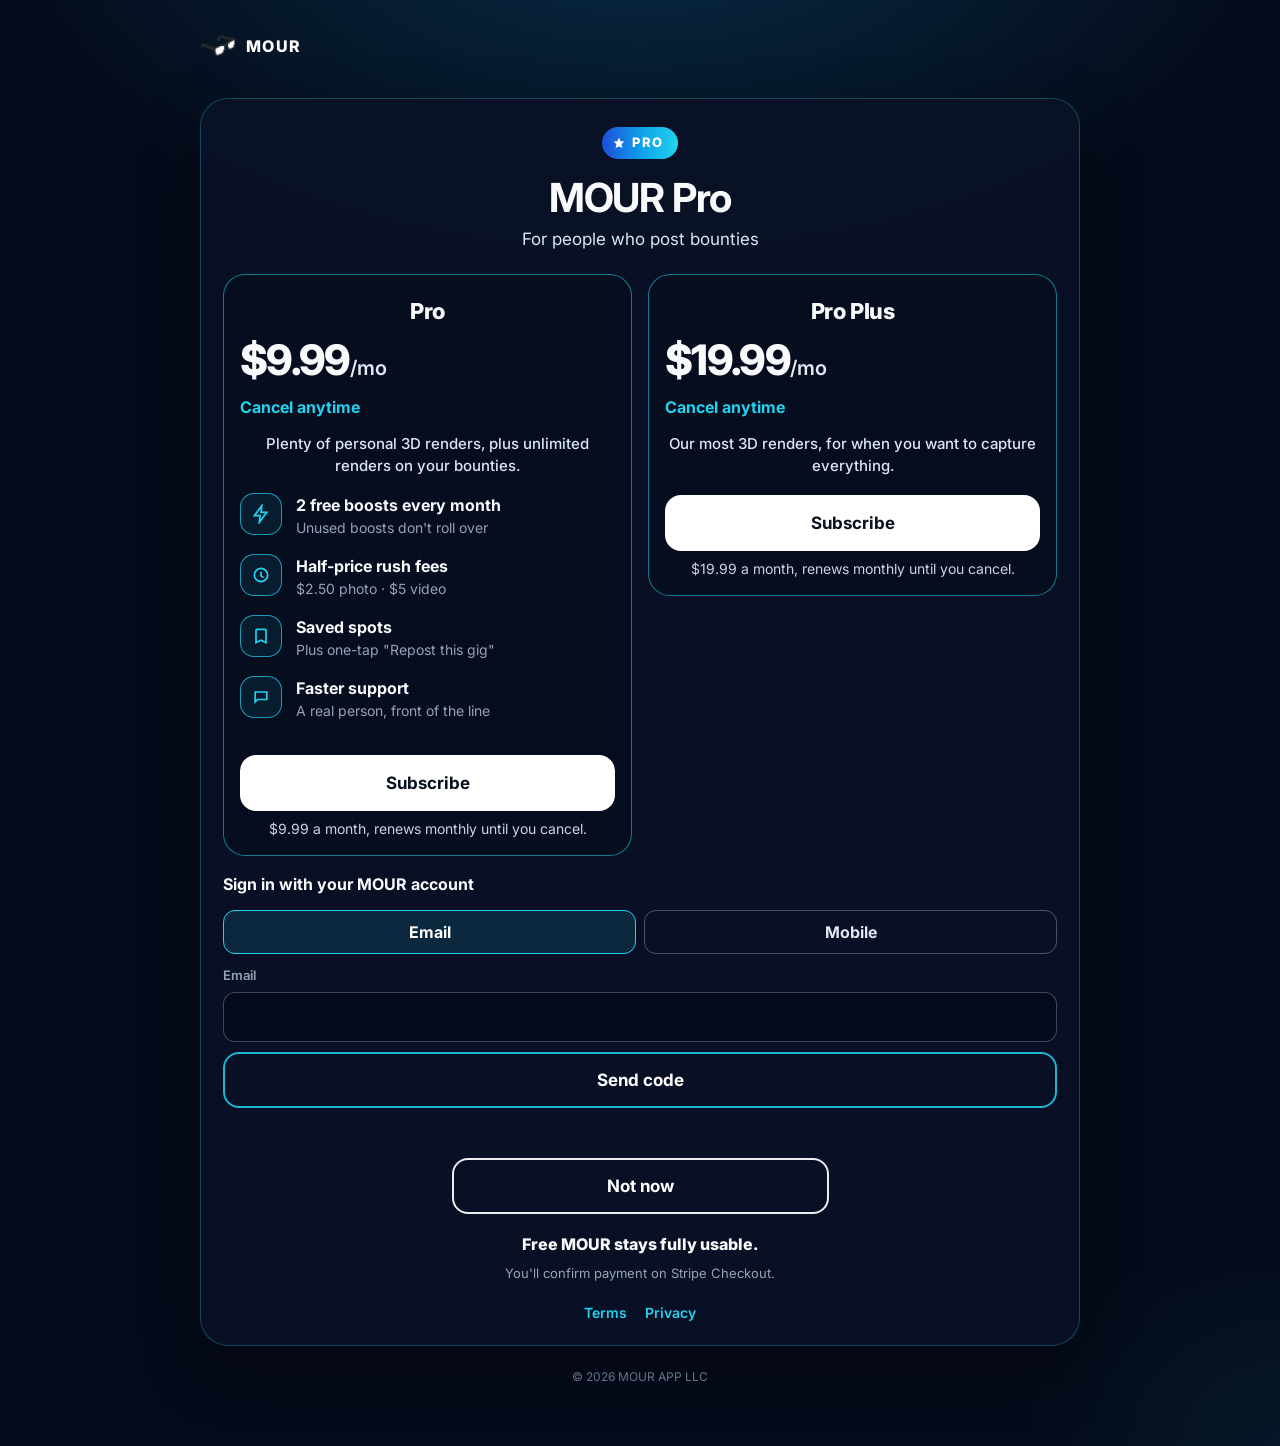
<file: pro/index.html>
<!DOCTYPE html>
<html lang="en">
<head>
  <meta charset="UTF-8" />
  <meta name="viewport" content="width=device-width, initial-scale=1.0" />
  <title>MOUR Pro — $9.99 or $19.99 a month</title>
  <meta name="description" content="Pro is $9.99 a month. Pro Plus is $19.99 a month. Cancel anytime. Free MOUR stays fully usable." />
  <link rel="icon" type="image/png" href="/assets/mour-glasses-logo.png" />
  <link rel="preconnect" href="https://fonts.googleapis.com" />
  <link rel="preconnect" href="https://fonts.gstatic.com" crossorigin />
  <link href="https://fonts.googleapis.com/css2?family=Inter:wght@400;500;600;700;800&amp;display=swap" rel="stylesheet" />
  <link rel="stylesheet" href="/css/pro.css" />
</head>
<body class="pro-body" data-pro-page="offer" data-api-base="https://mour-backend.onrender.com">
  <div class="pro-wrap pro-wrap-plans">
    <a class="pro-brand" href="/">
      <img src="/assets/mour-glasses-logo.png" alt="" width="36" height="36" />
      <span>MOUR</span>
    </a>

    <article class="pro-card">
      <div class="pro-badge-row">
        <p class="pro-badge">
          <svg width="14" height="14" viewBox="0 0 24 24" aria-hidden="true" fill="currentColor"><path d="M12 2.5l2.7 6.4 6.8.6-5.2 4.4 1.6 6.6L12 17.8 6.1 20.5l1.6-6.6L2.5 9.5l6.8-.6L12 2.5z"/></svg>
          PRO
        </p>
      </div>

      <header class="pro-hero">
        <h1>MOUR Pro</h1>
        <p class="pro-audience">For people who post bounties</p>
      </header>

      <section class="pro-plans" aria-label="Plans">
        <article class="pro-plan">
          <h2 class="pro-plan-name">Pro</h2>
          <p class="pro-price-exact">
            <span class="pro-amount">$9.99</span><span class="pro-per">/mo</span>
            <span class="pro-anytime">Cancel anytime</span>
          </p>
          <p class="pro-plan-lead">Plenty of personal 3D renders, plus unlimited renders on your bounties.</p>
          <section class="pro-benefits" aria-label="Pro benefits">
            <ul>
              <li>
                <span class="pro-icon" aria-hidden="true">
                  <svg width="20" height="20" viewBox="0 0 24 24" fill="none" stroke="currentColor" stroke-width="2"><path d="M13 2L4 14h7l-1 8 9-12h-7l1-8z"/></svg>
                </span>
                <span>
                  <strong>2 free boosts every month</strong>
                  <span>Unused boosts don't roll over</span>
                </span>
              </li>
              <li>
                <span class="pro-icon" aria-hidden="true">
                  <svg width="20" height="20" viewBox="0 0 24 24" fill="none" stroke="currentColor" stroke-width="2"><circle cx="12" cy="12" r="8"/><path d="M12 8v5l3 2"/></svg>
                </span>
                <span>
                  <strong>Half-price rush fees</strong>
                  <span>$2.50 photo · $5 video</span>
                </span>
              </li>
              <li>
                <span class="pro-icon" aria-hidden="true">
                  <svg width="20" height="20" viewBox="0 0 24 24" fill="none" stroke="currentColor" stroke-width="2"><path d="M7 4h10a1 1 0 0 1 1 1v15l-6-3-6 3V5a1 1 0 0 1 1-1z"/></svg>
                </span>
                <span>
                  <strong>Saved spots</strong>
                  <span>Plus one-tap "Repost this gig"</span>
                </span>
              </li>
              <li>
                <span class="pro-icon" aria-hidden="true">
                  <svg width="20" height="20" viewBox="0 0 24 24" fill="none" stroke="currentColor" stroke-width="2"><path d="M5 6h14v9H8l-3 3V6z"/></svg>
                </span>
                <span>
                  <strong>Faster support</strong>
                  <span>A real person, front of the line</span>
                </span>
              </li>
            </ul>
          </section>
          <div class="pro-subscribe-block">
            <button type="button" class="pro-btn pro-btn-primary" data-plan="pro">Subscribe</button>
            <p class="pro-price-note">$9.99 a month, renews monthly until you cancel.</p>
          </div>
        </article>

        <article class="pro-plan">
          <h2 class="pro-plan-name">Pro Plus</h2>
          <p class="pro-price-exact">
            <span class="pro-amount">$19.99</span><span class="pro-per">/mo</span>
            <span class="pro-anytime">Cancel anytime</span>
          </p>
          <p class="pro-plan-lead">Our most 3D renders, for when you want to capture everything.</p>
          <div class="pro-subscribe-block">
            <button type="button" class="pro-btn pro-btn-primary" data-plan="pro_plus">Subscribe</button>
            <p class="pro-price-note">$19.99 a month, renews monthly until you cancel.</p>
          </div>
        </article>
      </section>

      <section id="pro-sign-in" class="pro-signin" aria-labelledby="pro-signin-title">
        <h2 id="pro-signin-title">Sign in with your MOUR account</h2>
        <div class="pro-channels" role="group" aria-label="Sign-in method">
          <button type="button" id="pro-channel-email" aria-pressed="true">Email</button>
          <button type="button" id="pro-channel-phone" aria-pressed="false">Mobile</button>
        </div>
        <div id="pro-destination-row">
          <div class="pro-field" id="pro-email-field">
            <label for="pro-email">Email</label>
            <input id="pro-email" name="email" type="email" autocomplete="email" inputmode="email" />
          </div>
          <div class="pro-field" id="pro-phone-field" hidden>
            <label for="pro-phone">Mobile number</label>
            <input id="pro-phone" name="phone" type="tel" autocomplete="tel" inputmode="tel" />
          </div>
          <button type="button" id="pro-send-code" class="pro-btn pro-btn-quiet">Send code</button>
        </div>
        <div id="pro-code-row" hidden>
          <div class="pro-field">
            <label for="pro-code">4-digit code</label>
            <input id="pro-code" name="otp" type="text" inputmode="numeric" autocomplete="one-time-code" maxlength="4" pattern="[0-9]*" />
          </div>
          <button type="button" id="pro-verify" class="pro-btn pro-btn-quiet">Sign in</button>
          <button type="button" id="pro-reset-destination" class="pro-text-btn">Use a different email or number</button>
        </div>
      </section>

      <p id="pro-apple" class="pro-notice" hidden>You already have Pro through the App Store — manage it in Apple Settings</p>
      <div id="pro-stripe" class="pro-notice" hidden>
        <p id="pro-stripe-status"></p>
      </div>
      <p id="pro-status" class="pro-status" role="status" aria-live="polite"></p>

      <div class="pro-actions">
        <button type="button" id="pro-retry" class="pro-btn pro-btn-primary" hidden>Try again</button>
        <a id="pro-not-now" class="pro-btn pro-btn-outline" href="/">Not now</a>
      </div>

      <p class="pro-free">Free MOUR stays fully usable.</p>
      <p id="pro-legal" class="pro-legal">You'll confirm payment on Stripe Checkout.</p>

      <nav class="pro-links" aria-label="Policies">
        <a href="/terms/">Terms</a>
        <a href="/privacy/">Privacy</a>
      </nav>
      <button type="button" id="pro-sign-out" class="pro-text-btn" hidden>Sign out</button>

      <noscript>
        <p class="pro-status">Sign-in and subscribe need JavaScript. Free MOUR stays fully usable.</p>
      </noscript>
    </article>

    <p class="pro-foot">© 2026 MOUR APP LLC</p>
  </div>
  <script src="/js/pro-config.js"></script>
  <script src="/js/pro.js"></script>
</body>
</html>
</file>
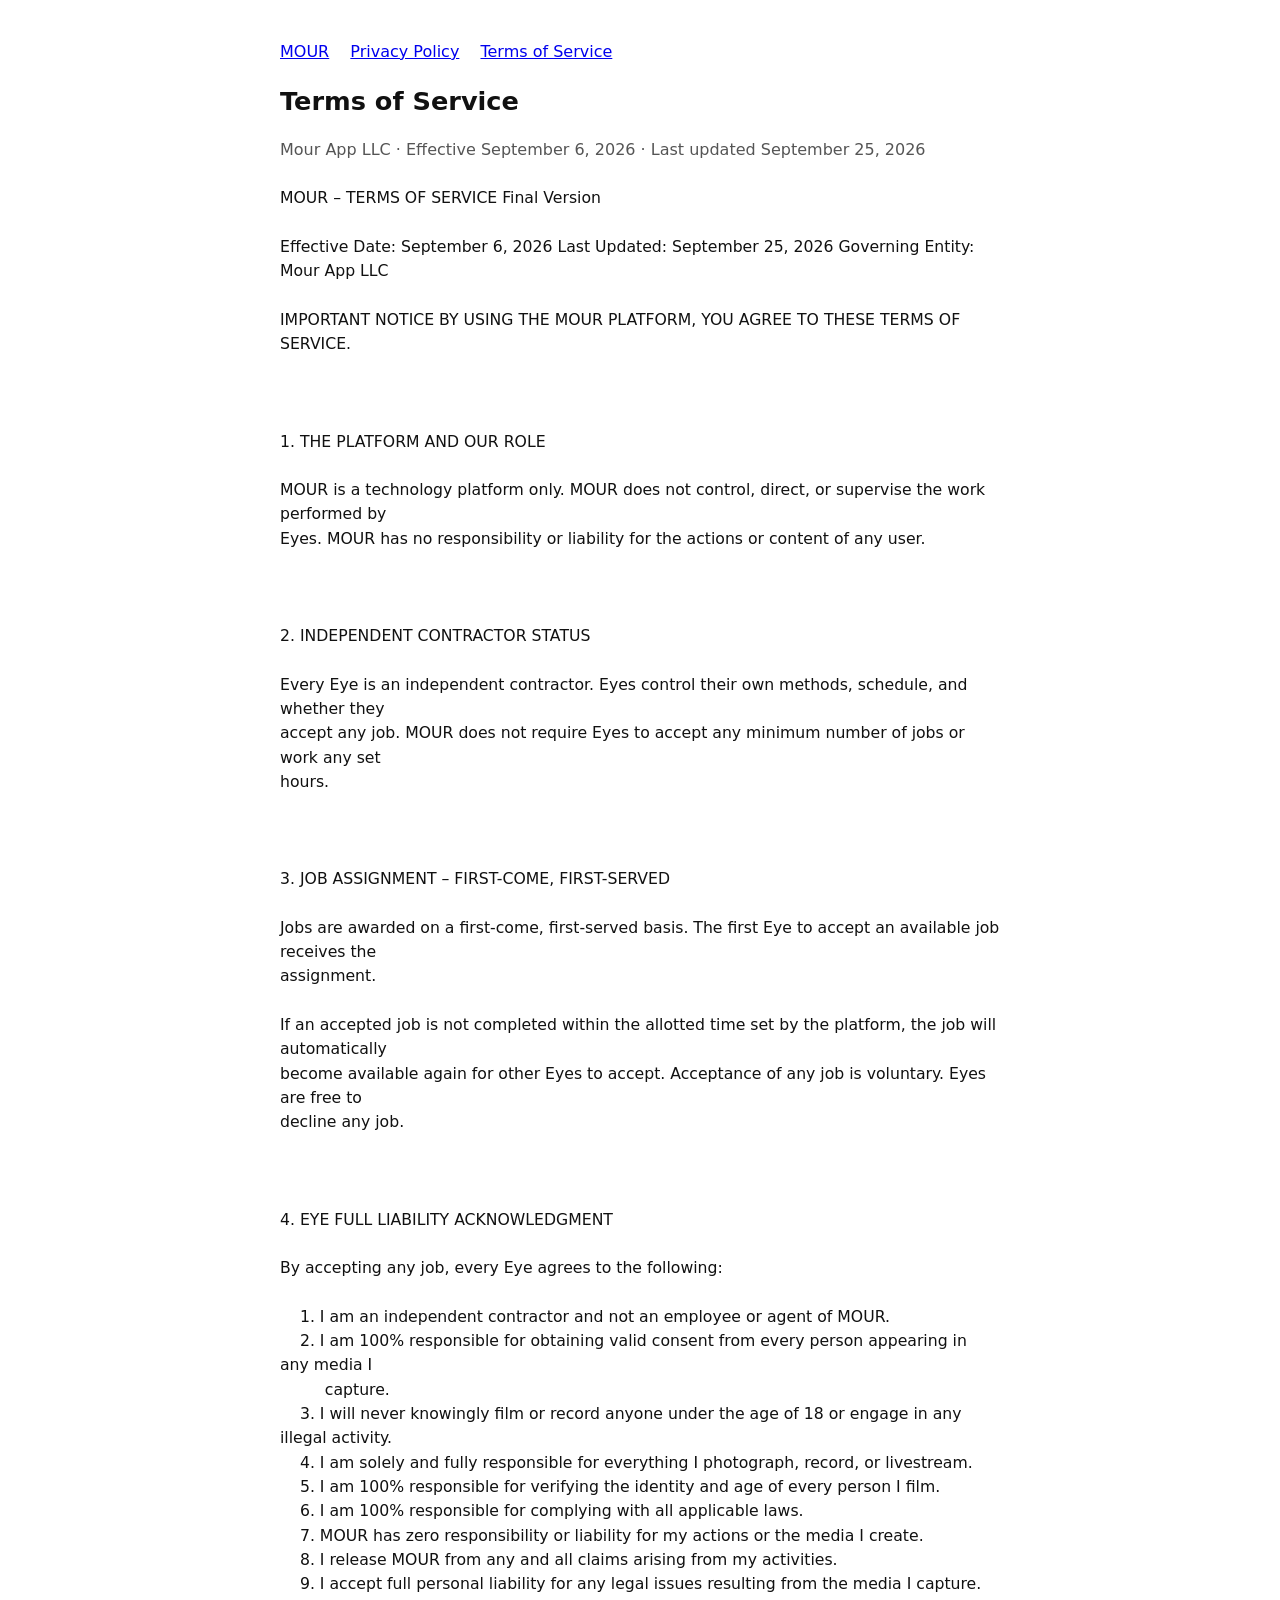
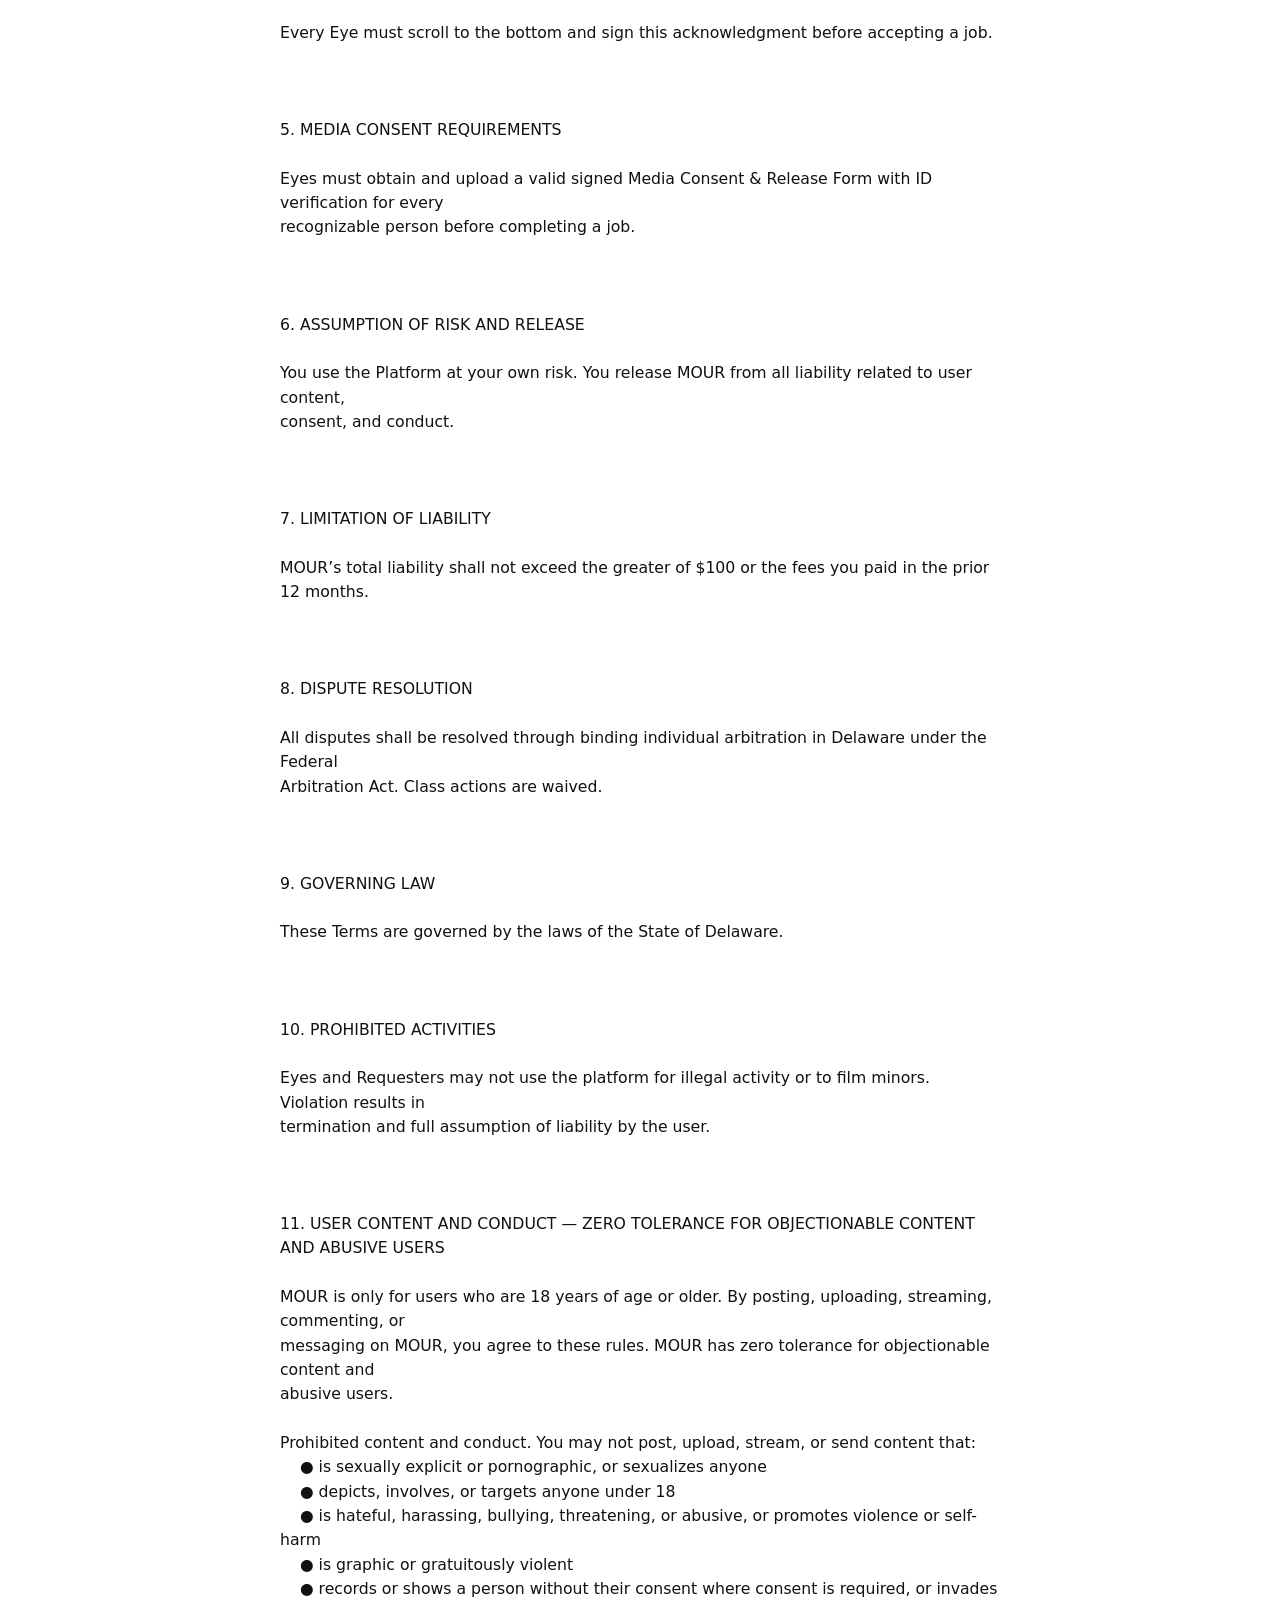
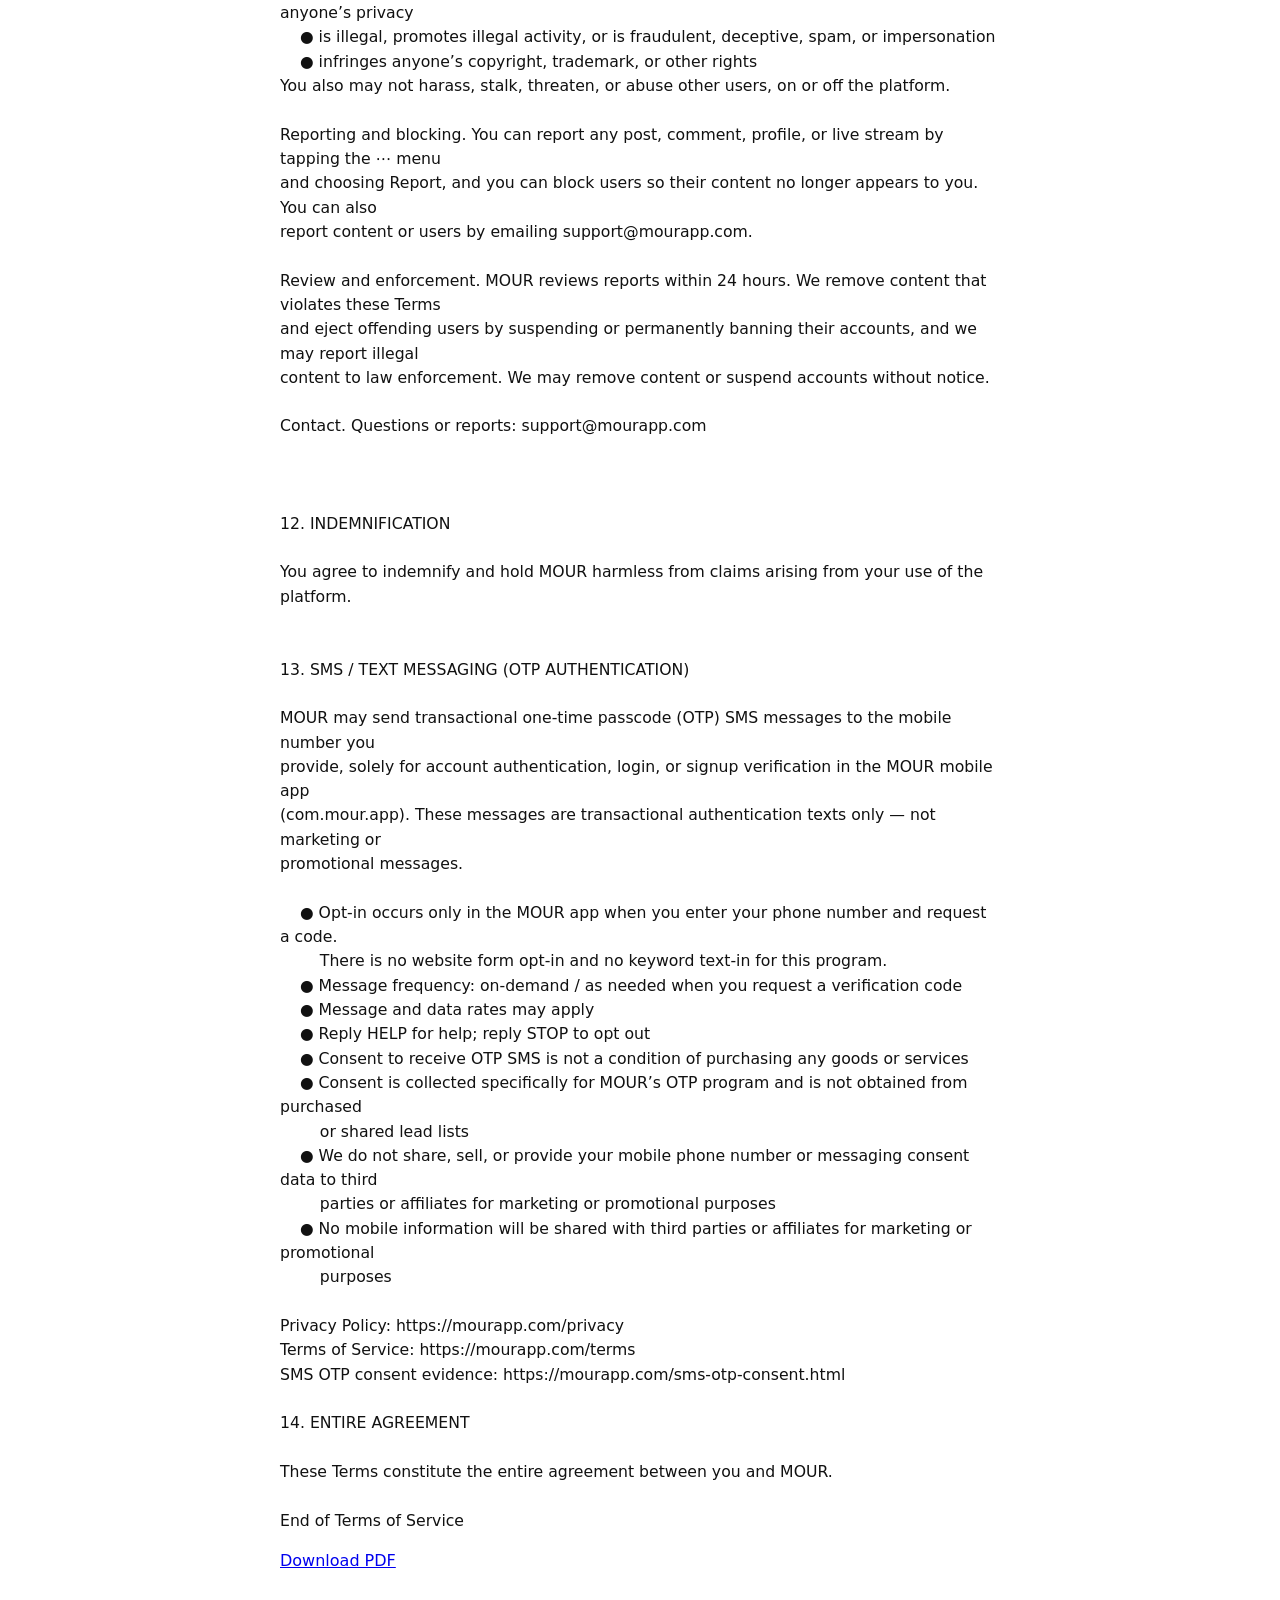
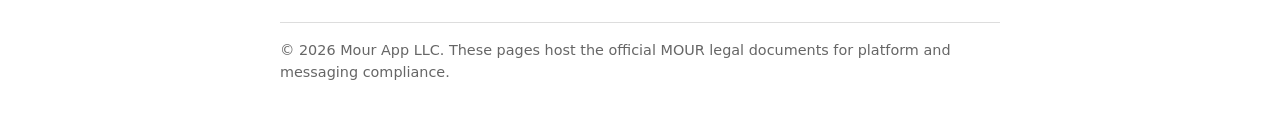
<file: terms/index.html>
<!DOCTYPE html>
<html lang="en">
<head>
<meta charset="utf-8"/>
<meta name="viewport" content="width=device-width, initial-scale=1"/>
<title>Terms of Service — Mour App LLC</title>
<style>
body{font-family:system-ui,-apple-system,Segoe UI,Roboto,sans-serif;max-width:720px;margin:40px auto;padding:0 20px;line-height:1.55;color:#111}
h1{font-size:1.6rem;margin-bottom:.25rem}
.meta{color:#555;margin-bottom:1.5rem}
pre{white-space:pre-wrap;font-family:inherit;font-size:0.98rem}
nav a{margin-right:1rem}
footer{margin-top:3rem;padding-top:1rem;border-top:1px solid #ddd;color:#666;font-size:.9rem}
</style>
</head>
<body>
<nav>
<a href="../index.html">MOUR</a>
<a href="../privacy.html">Privacy Policy</a>
<a href="../terms.html">Terms of Service</a>
</nav>
<h1>Terms of Service</h1>
<p class="meta">Mour App LLC · Effective September 6, 2026 · Last updated September 25, 2026</p>
<pre>MOUR – TERMS OF SERVICE Final Version

Effective Date: September 6, 2026 Last Updated: September 25, 2026 Governing Entity: Mour App LLC

IMPORTANT NOTICE BY USING THE MOUR PLATFORM, YOU AGREE TO THESE TERMS OF
SERVICE.



1. THE PLATFORM AND OUR ROLE

MOUR is a technology platform only. MOUR does not control, direct, or supervise the work performed by
Eyes. MOUR has no responsibility or liability for the actions or content of any user.



2. INDEPENDENT CONTRACTOR STATUS

Every Eye is an independent contractor. Eyes control their own methods, schedule, and whether they
accept any job. MOUR does not require Eyes to accept any minimum number of jobs or work any set
hours.



3. JOB ASSIGNMENT – FIRST-COME, FIRST-SERVED

Jobs are awarded on a first-come, first-served basis. The first Eye to accept an available job receives the
assignment.

If an accepted job is not completed within the allotted time set by the platform, the job will automatically
become available again for other Eyes to accept. Acceptance of any job is voluntary. Eyes are free to
decline any job.



4. EYE FULL LIABILITY ACKNOWLEDGMENT

By accepting any job, every Eye agrees to the following:

    1.​ I am an independent contractor and not an employee or agent of MOUR.
    2.​ I am 100% responsible for obtaining valid consent from every person appearing in any media I
         capture.
    3.​ I will never knowingly film or record anyone under the age of 18 or engage in any illegal activity.
    4.​ I am solely and fully responsible for everything I photograph, record, or livestream.
    5.​ I am 100% responsible for verifying the identity and age of every person I film.
    6.​ I am 100% responsible for complying with all applicable laws.
    7.​ MOUR has zero responsibility or liability for my actions or the media I create.
    8.​ I release MOUR from any and all claims arising from my activities.
    9.​ I accept full personal liability for any legal issues resulting from the media I capture.

Every Eye must scroll to the bottom and sign this acknowledgment before accepting a job.



5. MEDIA CONSENT REQUIREMENTS

Eyes must obtain and upload a valid signed Media Consent &amp; Release Form with ID verification for every
recognizable person before completing a job.



6. ASSUMPTION OF RISK AND RELEASE

You use the Platform at your own risk. You release MOUR from all liability related to user content,
consent, and conduct.



7. LIMITATION OF LIABILITY

MOUR’s total liability shall not exceed the greater of $100 or the fees you paid in the prior 12 months.



8. DISPUTE RESOLUTION

All disputes shall be resolved through binding individual arbitration in Delaware under the Federal
Arbitration Act. Class actions are waived.



9. GOVERNING LAW

These Terms are governed by the laws of the State of Delaware.



10. PROHIBITED ACTIVITIES

Eyes and Requesters may not use the platform for illegal activity or to film minors. Violation results in
termination and full assumption of liability by the user.



11. USER CONTENT AND CONDUCT — ZERO TOLERANCE FOR OBJECTIONABLE CONTENT AND ABUSIVE USERS

MOUR is only for users who are 18 years of age or older. By posting, uploading, streaming, commenting, or
messaging on MOUR, you agree to these rules. MOUR has zero tolerance for objectionable content and
abusive users.

Prohibited content and conduct. You may not post, upload, stream, or send content that:
    ●​ is sexually explicit or pornographic, or sexualizes anyone
    ●​ depicts, involves, or targets anyone under 18
    ●​ is hateful, harassing, bullying, threatening, or abusive, or promotes violence or self-harm
    ●​ is graphic or gratuitously violent
    ●​ records or shows a person without their consent where consent is required, or invades anyone’s privacy
    ●​ is illegal, promotes illegal activity, or is fraudulent, deceptive, spam, or impersonation
    ●​ infringes anyone’s copyright, trademark, or other rights
You also may not harass, stalk, threaten, or abuse other users, on or off the platform.

Reporting and blocking. You can report any post, comment, profile, or live stream by tapping the ⋯ menu
and choosing Report, and you can block users so their content no longer appears to you. You can also
report content or users by emailing support@mourapp.com.

Review and enforcement. MOUR reviews reports within 24 hours. We remove content that violates these Terms
and eject offending users by suspending or permanently banning their accounts, and we may report illegal
content to law enforcement. We may remove content or suspend accounts without notice.

Contact. Questions or reports: support@mourapp.com



12. INDEMNIFICATION

You agree to indemnify and hold MOUR harmless from claims arising from your use of the platform.


13. SMS / TEXT MESSAGING (OTP AUTHENTICATION)

MOUR may send transactional one-time passcode (OTP) SMS messages to the mobile number you
provide, solely for account authentication, login, or signup verification in the MOUR mobile app
(com.mour.app). These messages are transactional authentication texts only — not marketing or
promotional messages.

    ●​ Opt-in occurs only in the MOUR app when you enter your phone number and request a code.
        There is no website form opt-in and no keyword text-in for this program.
    ●​ Message frequency: on-demand / as needed when you request a verification code
    ●​ Message and data rates may apply
    ●​ Reply HELP for help; reply STOP to opt out
    ●​ Consent to receive OTP SMS is not a condition of purchasing any goods or services
    ●​ Consent is collected specifically for MOUR’s OTP program and is not obtained from purchased
        or shared lead lists
    ●​ We do not share, sell, or provide your mobile phone number or messaging consent data to third
        parties or affiliates for marketing or promotional purposes
    ●​ No mobile information will be shared with third parties or affiliates for marketing or promotional
        purposes

Privacy Policy: https://mourapp.com/privacy
Terms of Service: https://mourapp.com/terms
SMS OTP consent evidence: https://mourapp.com/sms-otp-consent.html

14. ENTIRE AGREEMENT

These Terms constitute the entire agreement between you and MOUR.

End of Terms of Service
</pre>
<p><a href="terms.pdf">Download PDF</a></p>
<footer>© 2026 Mour App LLC. These pages host the official MOUR legal documents for platform and messaging compliance.</footer>
</body>
</html>
</file>
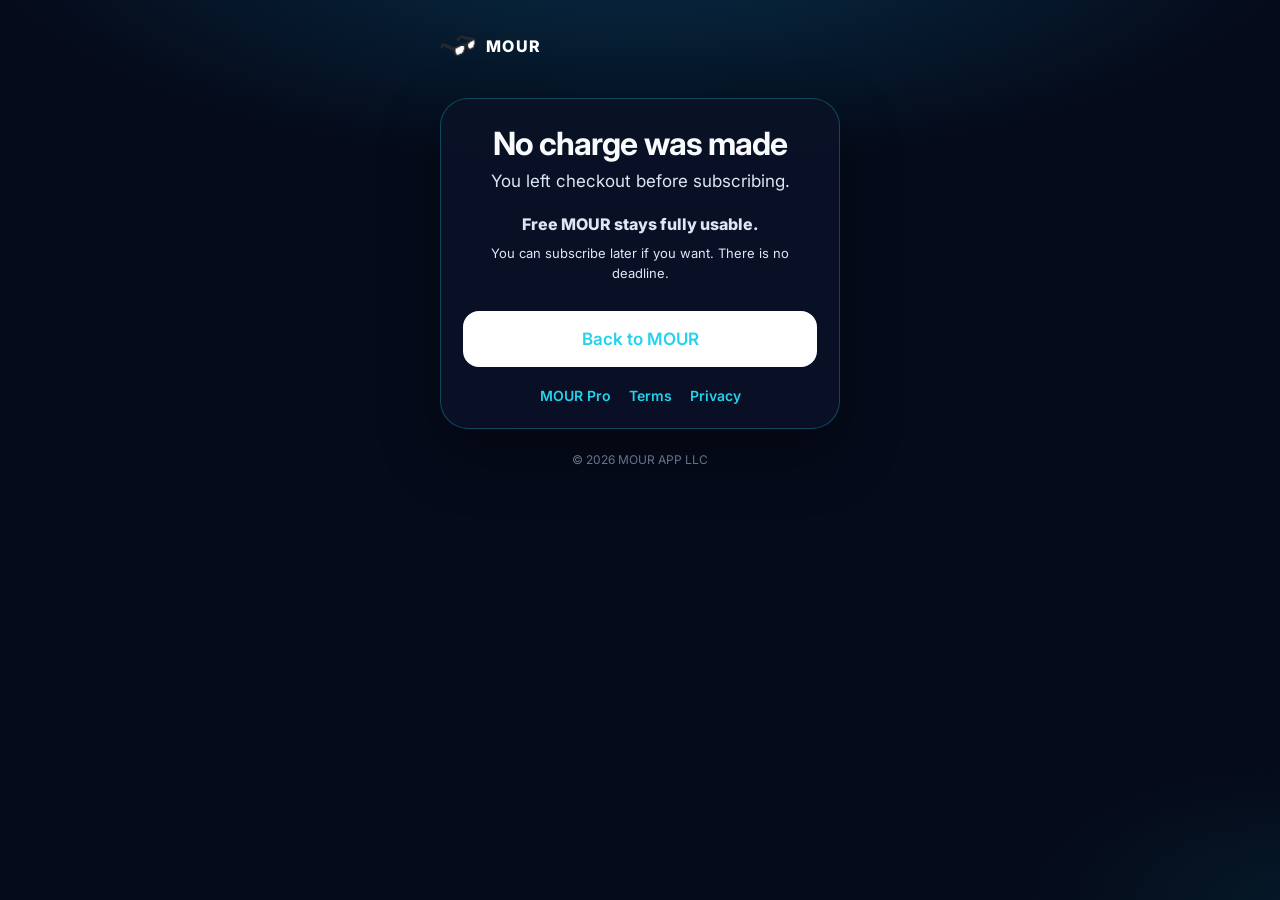
<file: pro/cancel/index.html>
<!DOCTYPE html>
<html lang="en">
<head>
  <meta charset="UTF-8" />
  <meta name="viewport" content="width=device-width, initial-scale=1.0" />
  <title>Checkout canceled — MOUR Pro</title>
  <meta name="description" content="No charge was made. Free MOUR stays fully usable." />
  <link rel="icon" type="image/png" href="/assets/mour-glasses-logo.png" />
  <link rel="preconnect" href="https://fonts.googleapis.com" />
  <link rel="preconnect" href="https://fonts.gstatic.com" crossorigin />
  <link href="https://fonts.googleapis.com/css2?family=Inter:wght@400;500;600;700;800&amp;display=swap" rel="stylesheet" />
  <link rel="stylesheet" href="/css/pro.css" />
</head>
<body class="pro-body" data-pro-page="cancel" data-api-base="https://mour-backend.onrender.com">
  <div class="pro-wrap">
    <a class="pro-brand" href="/">
      <img src="/assets/mour-glasses-logo.png" alt="" width="36" height="36" />
      <span>MOUR</span>
    </a>

    <article class="pro-card pro-calm">
      <header class="pro-hero">
        <h1>No charge was made</h1>
        <p class="pro-thanks">You left checkout before subscribing.</p>
      </header>
      <p class="pro-free">Free MOUR stays fully usable.</p>
      <p class="pro-legal">You can subscribe later if you want. There is no deadline.</p>
      <div class="pro-actions">
        <a class="pro-btn pro-btn-primary" href="/">Back to MOUR</a>
      </div>
      <nav class="pro-links" aria-label="Elsewhere">
        <a href="/pro/">MOUR Pro</a>
        <a href="/terms/">Terms</a>
        <a href="/privacy/">Privacy</a>
      </nav>
    </article>
    <p class="pro-foot">© 2026 MOUR APP LLC</p>
  </div>
</body>
</html>
</file>
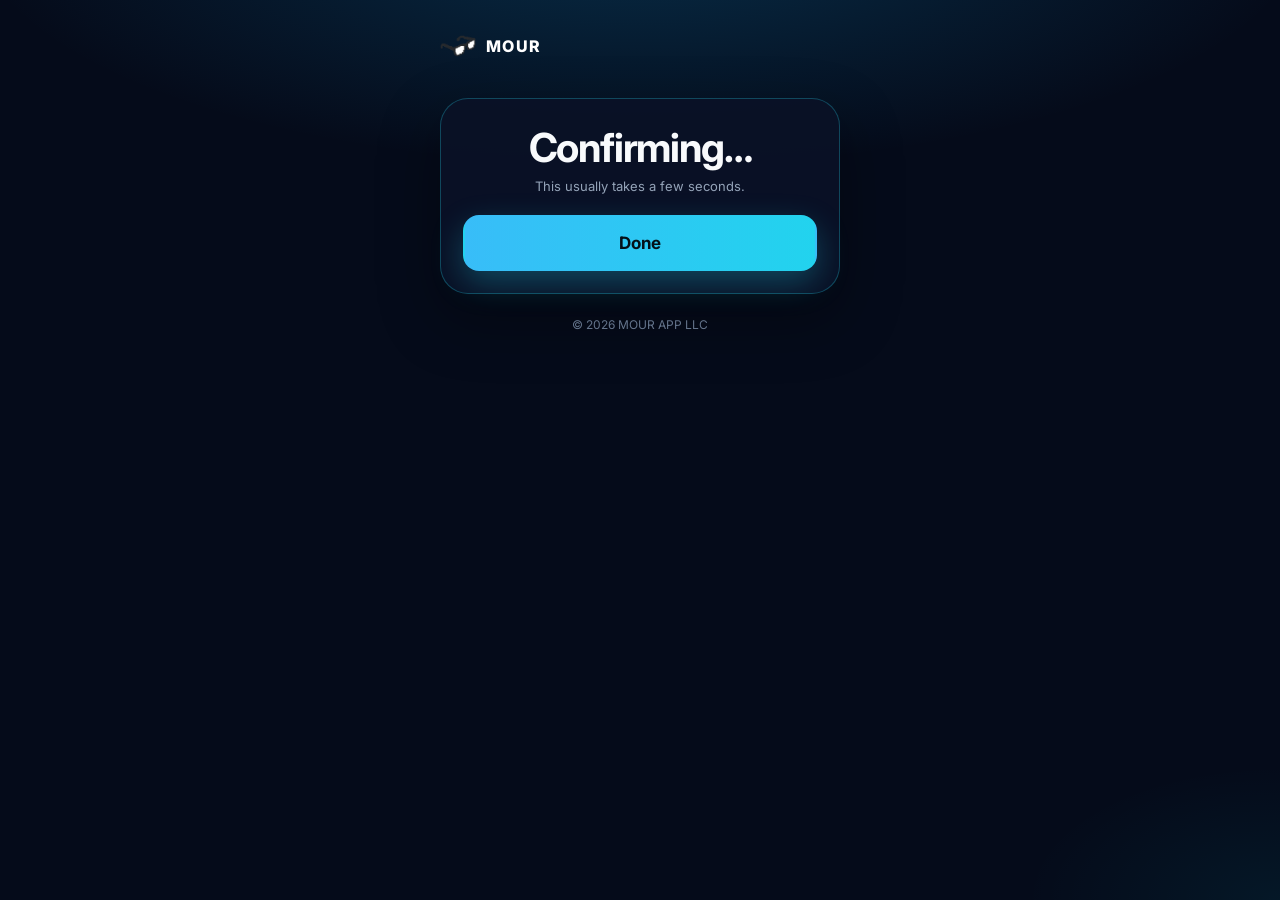
<file: pro/success/index.html>
<!DOCTYPE html>
<html lang="en">
<head>
  <meta charset="UTF-8" />
  <meta name="viewport" content="width=device-width, initial-scale=1.0" />
  <title>Confirming — MOUR Pro</title>
  <meta name="description" content="Your MOUR subscription renews monthly until you cancel." />
  <link rel="icon" type="image/png" href="/assets/mour-glasses-logo.png" />
  <link rel="preconnect" href="https://fonts.googleapis.com" />
  <link rel="preconnect" href="https://fonts.gstatic.com" crossorigin />
  <link href="https://fonts.googleapis.com/css2?family=Inter:wght@400;500;600;700;800&amp;display=swap" rel="stylesheet" />
  <link rel="stylesheet" href="/css/pro.css" />
</head>
<body class="pro-body" data-pro-page="success" data-api-base="https://mour-backend.onrender.com">
  <div class="pro-wrap">
    <a class="pro-brand" href="/">
      <img src="/assets/mour-glasses-logo.png" alt="" width="36" height="36" />
      <span>MOUR</span>
    </a>

    <article class="pro-card">
      <div class="pro-confetti" id="pro-confetti" hidden aria-hidden="true">
        <i></i><i></i><i></i><i></i><i></i><i></i><i></i><i></i><i></i><i></i>
      </div>
      <div class="pro-star" id="pro-star" hidden aria-hidden="true">
        <svg width="54" height="54" viewBox="0 0 24 24" fill="#fff"><path d="M12 2.5l2.7 6.4 6.8.6-5.2 4.4 1.6 6.6L12 17.8 6.1 20.5l1.6-6.6L2.5 9.5l6.8-.6L12 2.5z"/></svg>
      </div>
      <header class="pro-hero">
        <h1 id="pro-success-title">Confirming…</h1>
        <p id="pro-thanks" class="pro-thanks" hidden>Thanks for backing MOUR.<br />Here's what's on now.</p>
      </header>

      <ul id="pro-unlocked" class="pro-checks pro-success-list" hidden>
        <li>
          <span class="pro-check" aria-hidden="true">
            <svg width="22" height="22" viewBox="0 0 24 24" fill="none" stroke="currentColor" stroke-width="2.4"><circle cx="12" cy="12" r="9"/><path d="M8 12.5l2.5 2.5L16 9.5"/></svg>
          </span>
          <span>
            <strong>2 free boosts every month</strong>
            <span>Unused boosts don't roll over</span>
          </span>
        </li>
        <li>
          <span class="pro-check" aria-hidden="true">
            <svg width="22" height="22" viewBox="0 0 24 24" fill="none" stroke="currentColor" stroke-width="2.4"><circle cx="12" cy="12" r="9"/><path d="M8 12.5l2.5 2.5L16 9.5"/></svg>
          </span>
          <span>
            <strong>Half-price rush fees</strong>
            <span>$2.50 photo · $5 video</span>
          </span>
        </li>
        <li>
          <span class="pro-check" aria-hidden="true">
            <svg width="22" height="22" viewBox="0 0 24 24" fill="none" stroke="currentColor" stroke-width="2.4"><circle cx="12" cy="12" r="9"/><path d="M8 12.5l2.5 2.5L16 9.5"/></svg>
          </span>
          <span>
            <strong>Saved spots</strong>
            <span>Plus one-tap "Repost this gig"</span>
          </span>
        </li>
        <li>
          <span class="pro-check" aria-hidden="true">
            <svg width="22" height="22" viewBox="0 0 24 24" fill="none" stroke="currentColor" stroke-width="2.4"><circle cx="12" cy="12" r="9"/><path d="M8 12.5l2.5 2.5L16 9.5"/></svg>
          </span>
          <span>
            <strong>Faster support</strong>
            <span>A real person, front of the line</span>
          </span>
        </li>
      </ul>

      <p id="pro-confirm-note" class="pro-legal" role="status" aria-live="polite">This usually takes a few seconds.</p>
      <p id="pro-renewal" class="pro-renewal" hidden>Renews monthly until you cancel.</p>

      <div class="pro-actions">
        <a class="pro-btn pro-btn-done" href="/">Done</a>
      </div>
    </article>
    <p class="pro-foot">© 2026 MOUR APP LLC</p>
  </div>
  <script src="/js/pro-config.js"></script>
  <script src="/js/pro.js"></script>
</body>
</html>
</file>
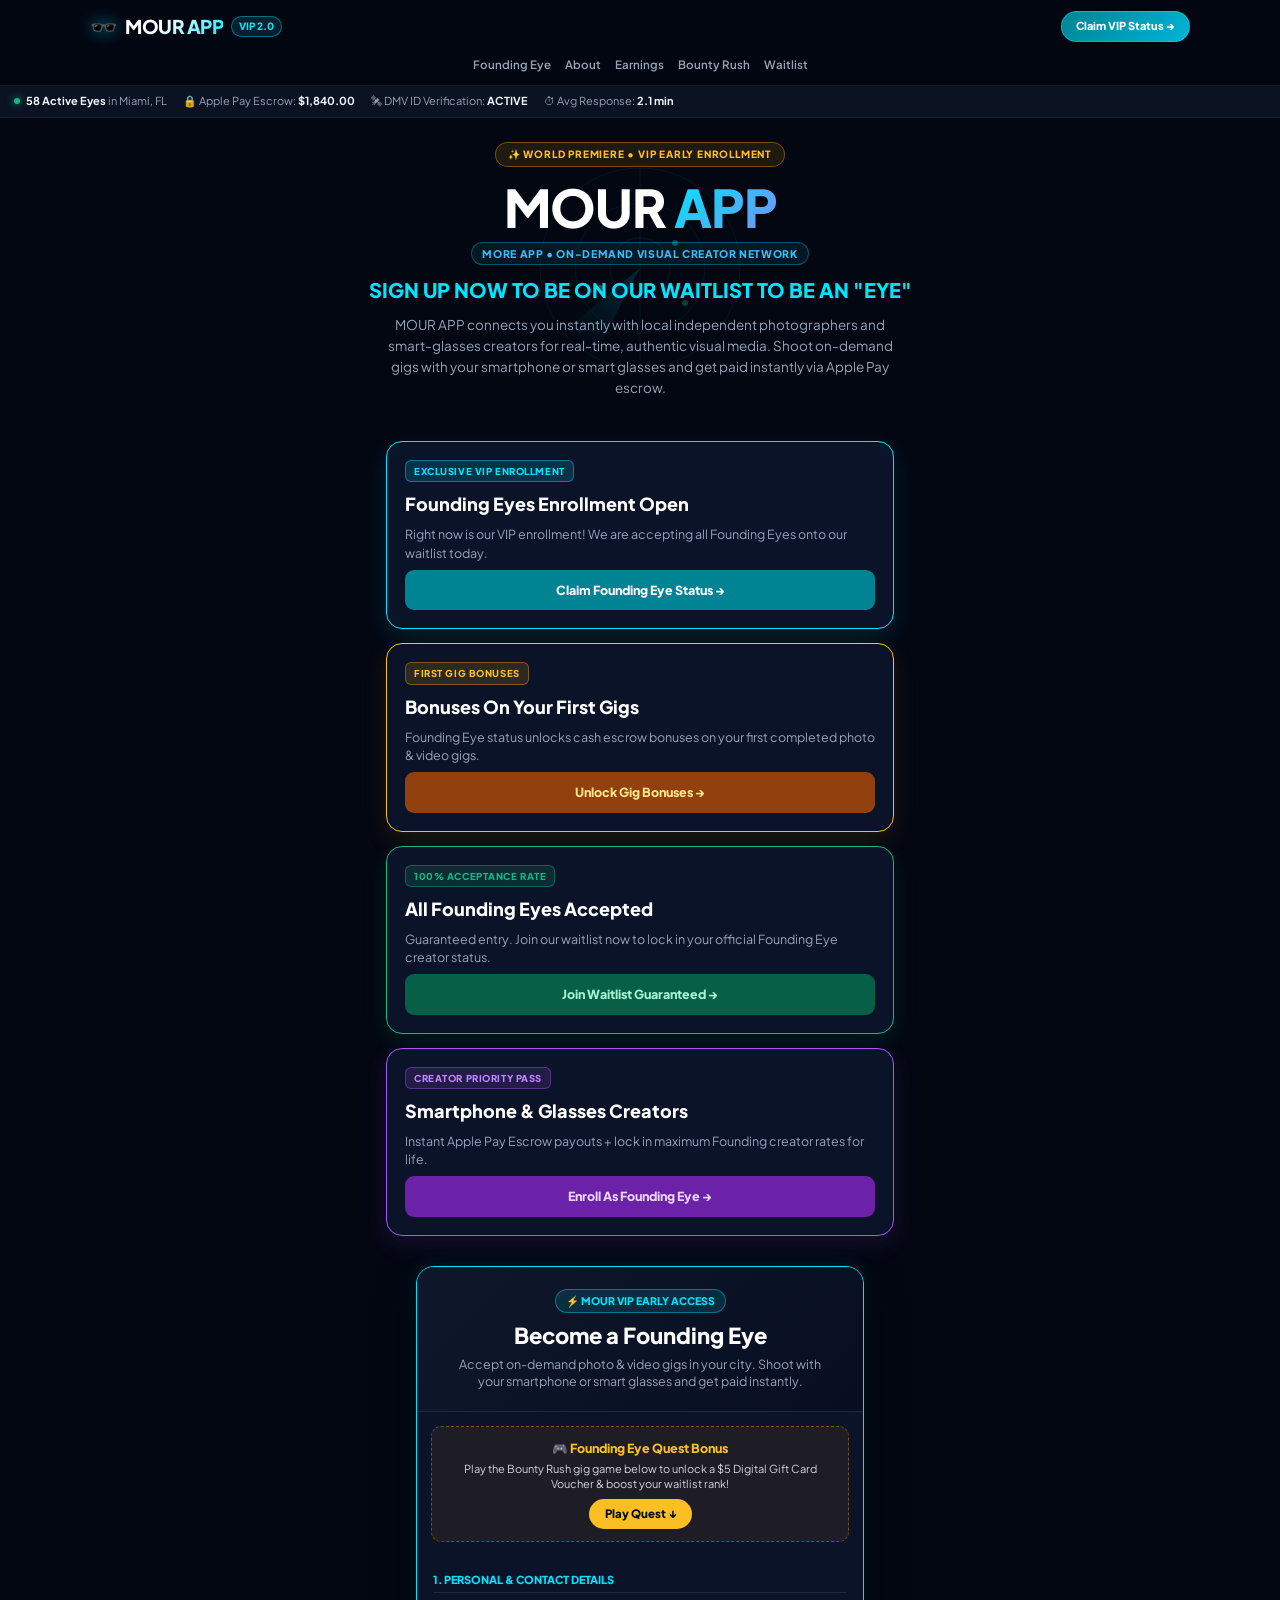
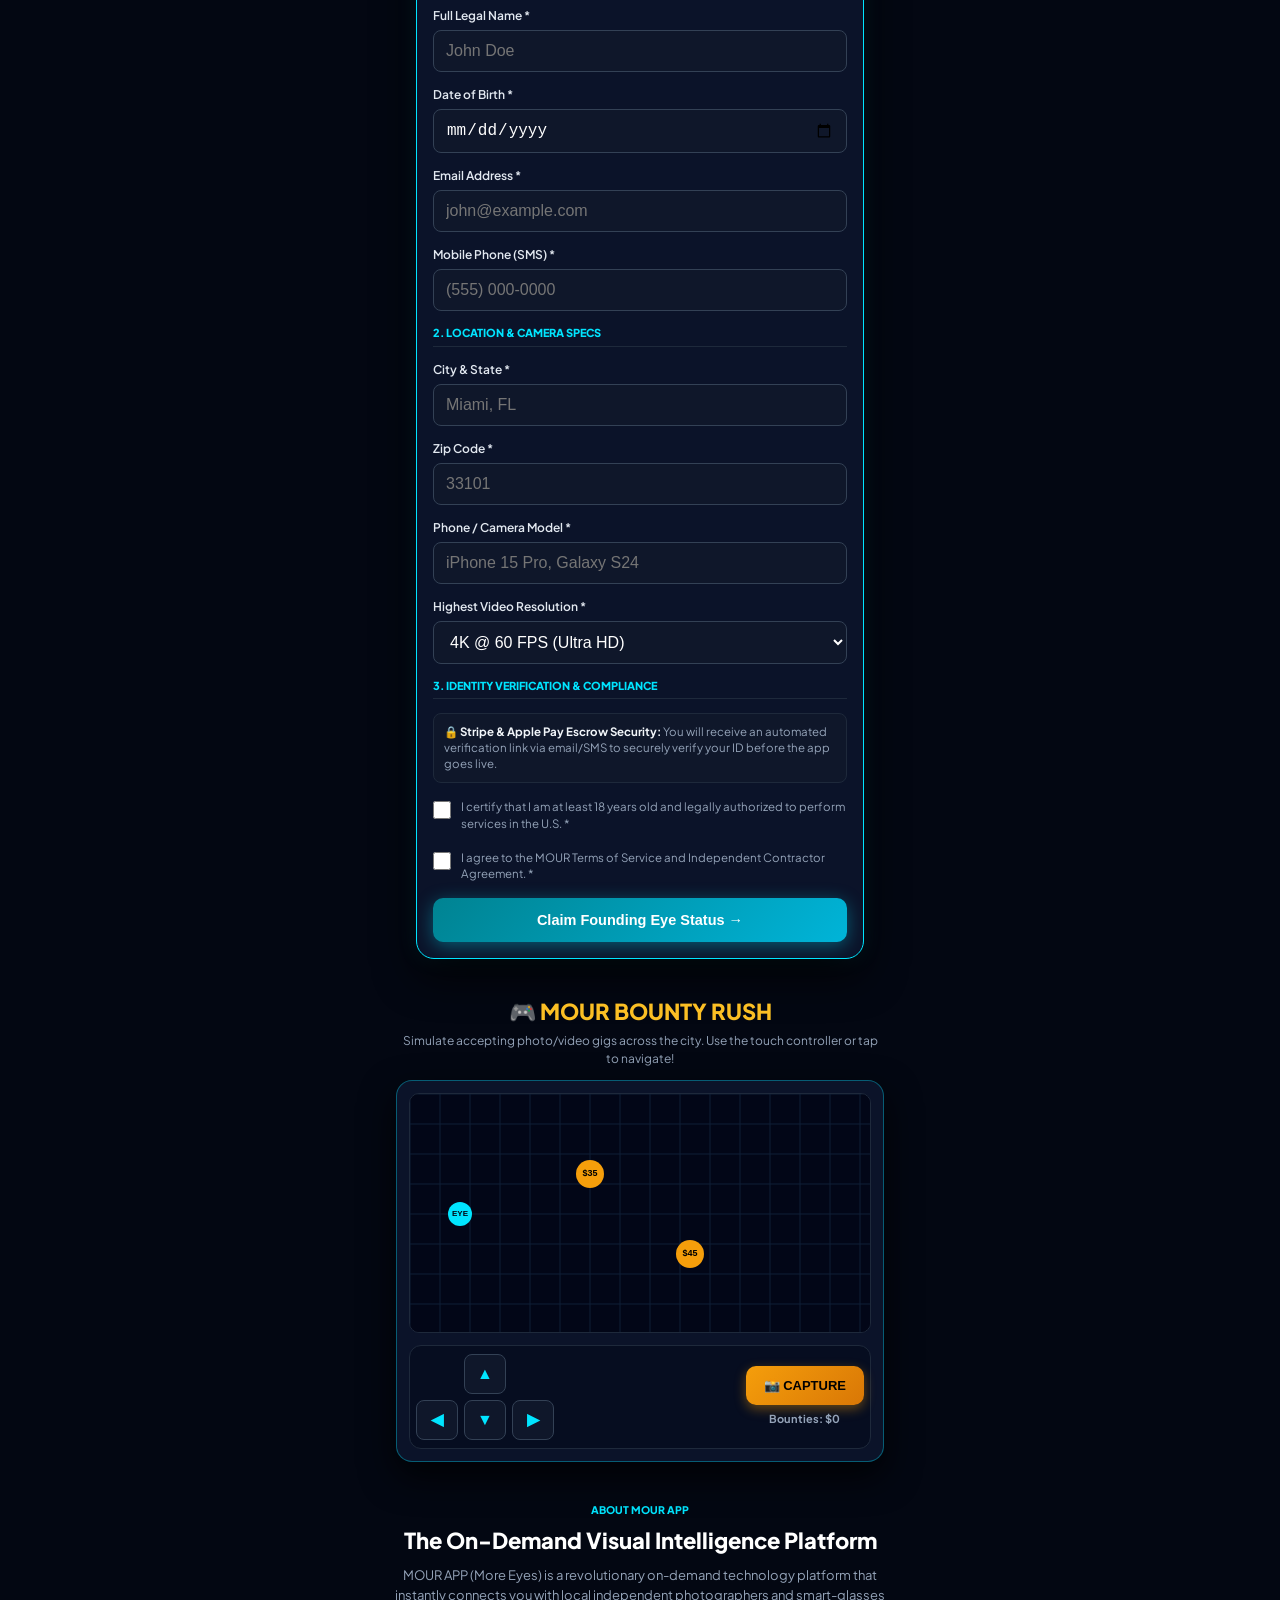
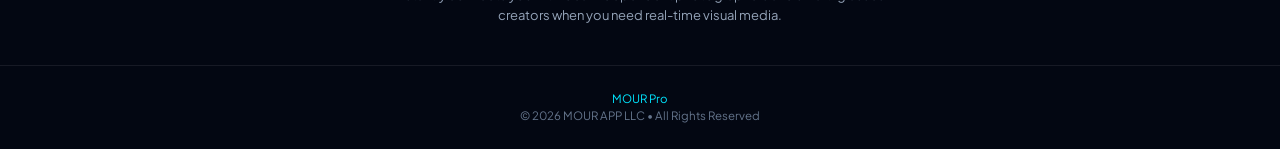
<file: mobile.html>
<!DOCTYPE html>
<html lang="en">
<head>
  <meta charset="UTF-8">
  <meta name="viewport" content="width=device-width, initial-scale=1.0, maximum-scale=5.0">
  <title>MOUR APP — Mobile VIP Access</title>
  <link rel="preconnect" href="https://fonts.googleapis.com">
  <link rel="preconnect" href="https://fonts.gstatic.com" crossorigin>
  <link href="https://fonts.googleapis.com/css2?family=Plus+Jakarta+Sans:wght@400;500;600;700;800;900&display=swap" rel="stylesheet">
  <style>
    *, *::before, *::after { box-sizing: border-box; margin: 0; padding: 0; -webkit-tap-highlight-color: transparent; }
    html, body { width: 100%; min-height: 100vh; background-color: #030712; color: #F9FAFB; font-family: 'Plus Jakarta Sans', -apple-system, sans-serif; overflow-x: hidden; line-height: 1.5; }

    /* Header */
    .site-header { position: sticky; top: 0; width: 100%; background: rgba(3, 7, 18, 0.95); backdrop-filter: blur(14px); -webkit-backdrop-filter: blur(14px); border-bottom: 1px solid rgba(255, 255, 255, 0.08); z-index: 100; padding: 10px 14px; }
    .header-inner { max-width: 1100px; margin: 0 auto; display: flex; flex-direction: column; align-items: center; gap: 6px; }
    .brand-row { display: flex; align-items: center; justify-content: space-between; width: 100%; }
    .logo-wrap { display: flex; align-items: center; gap: 8px; text-decoration: none; color: #FFFFFF; }
    .logo-glasses { font-size: 22px; filter: drop-shadow(0 0 8px rgba(0, 229, 255, 0.6)); }
    .logo-text { font-size: 19px; font-weight: 900; letter-spacing: -0.5px; background: linear-gradient(135deg, #FFFFFF 40%, #00E5FF 100%); -webkit-background-clip: text; -webkit-text-fill-color: transparent; }
    .vip-pill { background: rgba(0, 229, 255, 0.12); border: 1px solid rgba(0, 229, 255, 0.4); color: #00E5FF; font-size: 10px; font-weight: 800; padding: 2px 7px; border-radius: 999px; text-transform: uppercase; }
    .header-cta-btn { background: linear-gradient(135deg, #008392 0%, #00B4D8 100%); color: #FFFFFF; font-size: 11px; font-weight: 800; padding: 6px 14px; border-radius: 999px; text-decoration: none; border: 1px solid rgba(0, 229, 255, 0.4); white-space: nowrap; }
    .nav-menu { display: flex; align-items: center; justify-content: center; flex-wrap: wrap; gap: 6px 14px; list-style: none; width: 100%; padding-top: 2px; }
    .nav-menu a { color: #94A3B8; text-decoration: none; font-size: 11.5px; font-weight: 600; white-space: nowrap; }

    /* Ticker */
    .ticker-bar { width: 100%; background: rgba(15, 23, 42, 0.7); border-bottom: 1px solid rgba(255, 255, 255, 0.05); overflow-x: auto; white-space: nowrap; padding: 7px 14px; display: flex; align-items: center; gap: 16px; font-size: 11px; color: #94A3B8; -webkit-overflow-scrolling: touch; position: relative; z-index: 10; }
    .ticker-bar::-webkit-scrollbar { display: none; }
    .ticker-item { display: inline-flex; align-items: center; gap: 6px; }
    .ticker-item strong { color: #F1F5F9; }
    .ticker-live-dot { width: 6px; height: 6px; border-radius: 50%; background: #10B981; box-shadow: 0 0 8px #10B981; }

    /* Hero */
    .hero-section { position: relative; padding: 24px 16px 16px; text-align: center; max-width: 800px; margin: 0 auto; display: flex; flex-direction: column; align-items: center; z-index: 5; }
    .globe-bg-wrap { position: absolute; top: 10px; left: 50%; transform: translateX(-50%); width: 280px; height: 280px; pointer-events: none; z-index: -1; opacity: 0.32; }
    #radarCanvas { width: 100%; height: 100%; display: block; }
    .hero-badge-top { display: inline-flex; background: rgba(245, 158, 11, 0.12); border: 1px solid rgba(245, 158, 11, 0.4); color: #FBBF24; font-size: 10px; font-weight: 800; letter-spacing: 0.08em; text-transform: uppercase; padding: 4px 12px; border-radius: 999px; margin-bottom: 12px; }
    .hero-title { font-size: clamp(32px, 9vw, 52px); font-weight: 900; line-height: 1.1; letter-spacing: -1px; color: #FFFFFF; margin-bottom: 6px; }
    .hero-title span { background: linear-gradient(135deg, #00E5FF 0%, #38BDF8 50%, #818CF8 100%); -webkit-background-clip: text; -webkit-text-fill-color: transparent; }
    .hero-pill-sub { display: inline-block; background: rgba(0, 229, 255, 0.08); border: 1px solid rgba(0, 229, 255, 0.3); color: #38BDF8; font-size: 10.5px; font-weight: 800; letter-spacing: 0.06em; text-transform: uppercase; padding: 3px 10px; border-radius: 999px; margin-bottom: 10px; }
    .hero-callout { font-size: clamp(15px, 4vw, 20px); font-weight: 800; color: #00E5FF; margin-bottom: 10px; }
    .hero-desc { font-size: 13.5px; color: #94A3B8; line-height: 1.55; max-width: 520px; margin: 0 auto 16px auto; }

    /* 4 VIP Cards */
    .vip-cards-container { width: 100%; max-width: 540px; margin: 10px auto 30px auto; padding: 0 16px; display: flex; flex-direction: column; gap: 14px; z-index: 5; }
    .vip-card { background: #0B1329; border-radius: 16px; padding: 18px; display: flex; flex-direction: column; align-items: flex-start; gap: 8px; }
    .vip-card.tier-aqua { border: 1px solid #00E5FF; box-shadow: 0 8px 24px rgba(0, 229, 255, 0.12); }
    .vip-card.tier-yellow { border: 1px solid #FBBF24; box-shadow: 0 8px 24px rgba(245, 158, 11, 0.12); }
    .vip-card.tier-green { border: 1px solid #10B981; box-shadow: 0 8px 24px rgba(16, 185, 129, 0.12); }
    .vip-card.tier-purple { border: 1px solid #A855F7; box-shadow: 0 8px 24px rgba(168, 85, 247, 0.12); }
    .card-badge { font-size: 9.5px; font-weight: 800; letter-spacing: 0.06em; text-transform: uppercase; padding: 3px 8px; border-radius: 6px; }
    .tier-aqua .card-badge { background: rgba(0, 229, 255, 0.15); color: #00E5FF; border: 1px solid rgba(0, 229, 255, 0.4); }
    .tier-yellow .card-badge { background: rgba(245, 158, 11, 0.15); color: #FBBF24; border: 1px solid rgba(245, 158, 11, 0.4); }
    .tier-green .card-badge { background: rgba(16, 185, 129, 0.15); color: #10B981; border: 1px solid rgba(16, 185, 129, 0.4); }
    .tier-purple .card-badge { background: rgba(168, 85, 247, 0.15); color: #C084FC; border: 1px solid rgba(168, 85, 247, 0.4); }
    .card-title { font-size: 18px; font-weight: 800; color: #FFFFFF; word-break: normal; }
    .card-text { font-size: 12.5px; color: #94A3B8; line-height: 1.45; }
    .card-action-btn { width: 100%; padding: 11px; border-radius: 9px; font-size: 12.5px; font-weight: 800; text-align: center; text-decoration: none; display: inline-flex; align-items: center; justify-content: center; gap: 6px; border: none; cursor: pointer; }
    .tier-aqua .card-action-btn { background: #008392; color: #FFF; }
    .tier-yellow .card-action-btn { background: #92400E; color: #FDE68A; }
    .tier-green .card-action-btn { background: #065F46; color: #A7F3D0; }
    .tier-purple .card-action-btn { background: #6B21A8; color: #E9D5FF; }

    /* Founding Eye VIP Registration Form (Un-stretched) */
    .form-wrapper { width: 100%; max-width: 480px; margin: 10px auto 36px auto; padding: 0 16px; z-index: 5; }
    .mour-form-card { background: #0B1329; border: 1px solid #00E5FF; border-radius: 18px; overflow: hidden; box-shadow: 0 16px 40px rgba(0, 0, 0, 0.8), 0 0 20px rgba(0, 229, 255, 0.12); }
    .form-header { background: linear-gradient(135deg, #0F172A 0%, #070E22 100%); padding: 20px 16px; text-align: center; border-bottom: 1px solid #1E293B; }
    .form-header-badge { display: inline-block; background: rgba(0, 229, 255, 0.12); border: 1px solid rgba(0, 229, 255, 0.4); color: #00E5FF; padding: 3px 10px; border-radius: 999px; font-size: 10.5px; font-weight: 800; text-transform: uppercase; margin-bottom: 6px; }
    .form-header h2 { font-size: 22px; font-weight: 900; color: #FFFFFF; margin-bottom: 4px; }
    .form-header p { font-size: 12.5px; color: #94A3B8; max-width: 380px; margin: 0 auto; line-height: 1.4; }

    .quest-bonus-box { background: rgba(245, 158, 11, 0.08); border: 1px dashed rgba(245, 158, 11, 0.4); border-radius: 10px; padding: 12px; margin: 14px; text-align: center; }
    .quest-bonus-title { color: #FBBF24; font-size: 12.5px; font-weight: 800; margin-bottom: 3px; }
    .quest-bonus-text { color: #D1D5DB; font-size: 11px; line-height: 1.4; margin-bottom: 8px; }
    .quest-bonus-btn { display: inline-block; background: #FBBF24; color: #030712; font-weight: 800; font-size: 11.5px; padding: 6px 16px; border-radius: 999px; text-decoration: none; }

    .form-body { padding: 16px; display: flex; flex-direction: column; gap: 14px; }
    .section-tag { font-size: 11px; font-weight: 800; text-transform: uppercase; color: #00E5FF; border-bottom: 1px solid #1E293B; padding-bottom: 4px; }
    .field-group { display: flex; flex-direction: column; gap: 5px; width: 100%; }
    .field-group label { font-size: 12px; font-weight: 600; color: #E2E8F0; }
    .field-group input, .field-group select { width: 100%; background: #0F172A; border: 1px solid #334155; border-radius: 8px; padding: 11px 12px; color: #FFFFFF; font-size: 16px; outline: none; }
    .field-group input:focus, .field-group select:focus { border-color: #00E5FF; }
    .notice-box { background: #0F172A; border: 1px solid #1E293B; border-radius: 8px; padding: 10px; font-size: 11.5px; color: #94A3B8; line-height: 1.4; }

    .checkbox-row { display: flex; flex-direction: row; align-items: flex-start; gap: 10px; width: 100%; margin: 2px 0; }
    .checkbox-row input[type="checkbox"] { width: 18px; min-width: 18px; max-width: 18px; height: 18px; margin-top: 2px; accent-color: #00E5FF; flex-shrink: 0; cursor: pointer; }
    .checkbox-row label { flex: 1; font-size: 11.5px; color: #94A3B8; line-height: 1.4; word-break: normal; cursor: pointer; }

    .submit-btn { width: 100%; background: linear-gradient(135deg, #008392 0%, #00B4D8 100%); color: #FFFFFF; font-size: 14.5px; font-weight: 800; padding: 14px; border: none; border-radius: 10px; cursor: pointer; box-shadow: 0 4px 18px rgba(0, 229, 255, 0.35); }
    .error-card { display: none; background: rgba(239, 68, 68, 0.15); color: #F87171; border: 1px solid #EF4444; padding: 10px; border-radius: 8px; font-size: 12px; text-align: center; }
    .success-card { display: none; padding: 36px 16px; text-align: center; }

    /* Bounty Rush Game */
    .game-section { width: 100%; max-width: 520px; margin: 10px auto 40px auto; padding: 0 16px; text-align: center; }
    .game-section h2 { font-size: 22px; font-weight: 800; color: #FBBF24; margin-bottom: 4px; }
    .game-section p { font-size: 12px; color: #94A3B8; margin-bottom: 12px; }
    .game-box-wrap { background: #0B1329; border: 1px solid rgba(0, 229, 255, 0.35); border-radius: 16px; padding: 12px; box-shadow: 0 14px 35px rgba(0, 0, 0, 0.8); position: relative; }
    .game-canvas-frame { width: 100%; height: 240px; background: #020617; border-radius: 10px; position: relative; overflow: hidden; border: 1px solid #1E293B; }
    #gameCanvas { width: 100%; height: 100%; display: block; touch-action: none; image-rendering: -webkit-optimize-contrast; }

    /* Virtual D-Pad Controller */
    .mobile-controls { display: flex; align-items: center; justify-content: space-between; margin-top: 12px; padding: 8px 6px; background: #060D20; border-radius: 12px; border: 1px solid #1E293B; }
    .dpad-grid { display: grid; grid-template-columns: 42px 42px 42px; grid-template-rows: 40px 40px; gap: 6px; justify-content: center; }
    .dpad-btn { background: #0F172A; color: #00E5FF; border: 1px solid #334155; border-radius: 8px; font-size: 16px; font-weight: 900; display: flex; align-items: center; justify-content: center; user-select: none; cursor: pointer; touch-action: none; }
    .dpad-btn:active { background: #008392; color: #FFF; }
    .dpad-up { grid-column: 2; grid-row: 1; }
    .dpad-left { grid-column: 1; grid-row: 2; }
    .dpad-down { grid-column: 2; grid-row: 2; }
    .dpad-right { grid-column: 3; grid-row: 2; }

    .game-action-side { display: flex; flex-direction: column; gap: 6px; align-items: center; }
    .capture-action-btn { background: linear-gradient(135deg, #F59E0B 0%, #D97706 100%); color: #000; font-weight: 900; font-size: 13px; padding: 12px 18px; border-radius: 10px; border: none; cursor: pointer; user-select: none; touch-action: none; box-shadow: 0 4px 12px rgba(245, 158, 11, 0.4); }
    .capture-action-btn:active { transform: scale(0.96); }
    .game-hud-stat { font-size: 11px; color: #94A3B8; font-weight: 700; }

    /* Footer */
    .about-section { width: 100%; max-width: 540px; margin: 10px auto 40px auto; padding: 0 16px; text-align: center; }
    .about-tag { font-size: 10.5px; font-weight: 800; color: #00E5FF; text-transform: uppercase; margin-bottom: 6px; }
    .about-section h2 { font-size: 22px; font-weight: 800; color: #FFFFFF; margin-bottom: 8px; }
    .about-section p { font-size: 13px; color: #94A3B8; line-height: 1.55; }
    .site-footer { border-top: 1px solid rgba(255, 255, 255, 0.08); padding: 24px 16px; text-align: center; font-size: 11.5px; color: #64748B; }
    .site-footer a { color: #00E5FF; text-decoration: none; }
  </style>
</head>
<body>

  <!-- Header -->
  <header class="site-header">
    <div class="header-inner">
      <div class="brand-row">
        <a href="mobile.html#" class="logo-wrap">
          <span class="logo-glasses">🕶️</span>
          <span class="logo-text">MOUR APP</span>
          <span class="vip-pill">VIP 2.0</span>
        </a>
        <a href="mobile.html#signup" class="header-cta-btn">Claim VIP Status →</a>
      </div>
      <nav>
        <ul class="nav-menu">
          <li><a href="mobile.html#tiers">Founding Eye</a></li>
          <li><a href="mobile.html#about">About</a></li>
          <li><a href="mobile.html#tiers">Earnings</a></li>
          <li><a href="mobile.html#game">Bounty Rush</a></li>
          <li><a href="mobile.html#signup">Waitlist</a></li>
        </ul>
      </nav>
    </div>
  </header>

  <!-- Ticker -->
  <div class="ticker-bar">
    <div class="ticker-item"><span class="ticker-live-dot"></span><span><strong>58 Active Eyes</strong> in Miami, FL</span></div>
    <div class="ticker-item"><span>🔒 Apple Pay Escrow: <strong>$1,840.00</strong></span></div>
    <div class="ticker-item"><span>🛰 DMV ID Verification: <strong>ACTIVE</strong></span></div>
    <div class="ticker-item"><span>⏱ Avg Response: <strong>2.1 min</strong></span></div>
  </div>

  <!-- Hero with Canvas Radar -->
  <section class="hero-section">
    <div class="globe-bg-wrap"><canvas id="radarCanvas" width="280" height="280"></canvas></div>
    <div class="hero-badge-top">✨ WORLD PREMIERE • VIP EARLY ENROLLMENT</div>
    <h1 class="hero-title">MOUR <span>APP</span></h1>
    <div class="hero-pill-sub">MORE APP • ON-DEMAND VISUAL CREATOR NETWORK</div>
    <div class="hero-callout">SIGN UP NOW TO BE ON OUR WAITLIST TO BE AN "EYE"</div>
    <p class="hero-desc">
      MOUR APP connects you instantly with local independent photographers and smart-glasses creators for real-time, authentic visual media. Shoot on-demand gigs with your smartphone or smart glasses and get paid instantly via Apple Pay escrow.
    </p>
  </section>

  <!-- 4 VIP Cards -->
  <section id="tiers" class="vip-cards-container">
    <div class="vip-card tier-aqua">
      <span class="card-badge">Exclusive VIP Enrollment</span>
      <h3 class="card-title">Founding Eyes Enrollment Open</h3>
      <p class="card-text">Right now is our VIP enrollment! We are accepting all Founding Eyes onto our waitlist today.</p>
      <a href="mobile.html#signup" class="card-action-btn">Claim Founding Eye Status →</a>
    </div>

    <div class="vip-card tier-yellow">
      <span class="card-badge">First Gig Bonuses</span>
      <h3 class="card-title">Bonuses On Your First Gigs</h3>
      <p class="card-text">Founding Eye status unlocks cash escrow bonuses on your first completed photo & video gigs.</p>
      <a href="mobile.html#signup" class="card-action-btn">Unlock Gig Bonuses →</a>
    </div>

    <div class="vip-card tier-green">
      <span class="card-badge">100% Acceptance Rate</span>
      <h3 class="card-title">All Founding Eyes Accepted</h3>
      <p class="card-text">Guaranteed entry. Join our waitlist now to lock in your official Founding Eye creator status.</p>
      <a href="mobile.html#signup" class="card-action-btn">Join Waitlist Guaranteed →</a>
    </div>

    <div class="vip-card tier-purple">
      <span class="card-badge">Creator Priority Pass</span>
      <h3 class="card-title">Smartphone & Glasses Creators</h3>
      <p class="card-text">Instant Apple Pay Escrow payouts + lock in maximum Founding creator rates for life.</p>
      <a href="mobile.html#signup" class="card-action-btn">Enroll As Founding Eye →</a>
    </div>
  </section>

  <!-- Founding Eye VIP Registration Form -->
  <section id="signup" class="form-wrapper">
    <div class="mour-form-card">
      <div class="form-header">
        <span class="form-header-badge">⚡ MOUR VIP Early Access</span>
        <h2>Become a Founding Eye</h2>
        <p>Accept on-demand photo & video gigs in your city. Shoot with your smartphone or smart glasses and get paid instantly.</p>
      </div>

      <div class="quest-bonus-box">
        <div class="quest-bonus-title">🎮 Founding Eye Quest Bonus</div>
        <p class="quest-bonus-text">Play the Bounty Rush gig game below to unlock a $5 Digital Gift Card Voucher & boost your waitlist rank!</p>
        <a href="mobile.html#game" class="quest-bonus-btn">Play Quest ↓</a>
      </div>

      <div id="mour_form_inner" class="form-body">
        <div class="section-tag">1. Personal & Contact Details</div>
        <div class="field-group"><label>Full Legal Name *</label><input type="text" id="mour_full_name" placeholder="John Doe" required></div>
        <div class="field-group"><label>Date of Birth *</label><input type="date" id="mour_dob" required></div>
        <div class="field-group"><label>Email Address *</label><input type="email" id="mour_email" placeholder="john@example.com" required></div>
        <div class="field-group"><label>Mobile Phone (SMS) *</label><input type="tel" id="mour_phone" placeholder="(555) 000-0000" required></div>

        <div class="section-tag">2. Location & Camera Specs</div>
        <div class="field-group"><label>City & State *</label><input type="text" id="mour_city" placeholder="Miami, FL" required></div>
        <div class="field-group"><label>Zip Code *</label><input type="text" id="mour_zip" placeholder="33101" required></div>
        <div class="field-group"><label>Phone / Camera Model *</label><input type="text" id="mour_device" placeholder="iPhone 15 Pro, Galaxy S24" required></div>
        <div class="field-group"><label>Highest Video Resolution *</label>
          <select id="mour_res">
            <option value="4K @ 60 FPS">4K @ 60 FPS (Ultra HD)</option>
            <option value="4K @ 30 FPS">4K @ 30 FPS</option>
            <option value="1080p @ 60 FPS">1080p Full HD @ 60 FPS</option>
            <option value="1080p @ 30 FPS">1080p Full HD @ 30 FPS</option>
          </select>
        </div>

        <div class="section-tag">3. Identity Verification & Compliance</div>
        <div class="notice-box">
          🔒 <strong style="color: #F1F5F9;">Stripe & Apple Pay Escrow Security:</strong> You will receive an automated verification link via email/SMS to securely verify your ID before the app goes live.
        </div>

        <div class="checkbox-row">
          <input type="checkbox" id="mour_age">
          <label for="mour_age">I certify that I am at least 18 years old and legally authorized to perform services in the U.S. *</label>
        </div>

        <div class="checkbox-row">
          <input type="checkbox" id="mour_terms">
          <label for="mour_terms">I agree to the MOUR Terms of Service and Independent Contractor Agreement. *</label>
        </div>

        <div id="mour_error_msg" class="error-card"></div>

        <button type="button" id="mour_submit_btn" class="submit-btn" onclick="submitMourApplication()">
          Claim Founding Eye Status →
        </button>
      </div>

      <div id="mour_success_card" class="success-card">
        <div style="font-size: 44px; margin-bottom: 8px;">🎉</div>
        <h3 style="color: #FFFFFF; font-size: 20px; font-weight: 800; margin-bottom: 6px;">You're On the Founding Eye List!</h3>
        <p style="color: #94A3B8; font-size: 13.5px; line-height: 1.5;">
          Thank you, <strong id="mour_success_name" style="color: #00E5FF;"></strong>! Your application has been registered with MOUR. You will receive an SMS alert as soon as on-demand gigs open in your area.
        </p>
      </div>
    </div>
  </section>

  <!-- MOUR Bounty Rush with Mobile D-Pad -->
  <section id="game" class="game-section">
    <h2>🎮 MOUR BOUNTY RUSH</h2>
    <p>Simulate accepting photo/video gigs across the city. Use the touch controller or tap to navigate!</p>
    <div class="game-box-wrap">
      <div class="game-canvas-frame">
        <canvas id="gameCanvas"></canvas>
      </div>
      
      <div class="mobile-controls">
        <div class="dpad-grid">
          <button type="button" class="dpad-btn dpad-up" id="btnUp">▲</button>
          <button type="button" class="dpad-btn dpad-left" id="btnLeft">◀</button>
          <button type="button" class="dpad-btn dpad-down" id="btnDown">▼</button>
          <button type="button" class="dpad-btn dpad-right" id="btnRight">▶</button>
        </div>
        <div class="game-action-side">
          <button type="button" class="capture-action-btn" id="btnCapture">📸 CAPTURE</button>
          <div class="game-hud-stat" id="hudStat">Bounties: $0</div>
        </div>
      </div>
    </div>
  </section>

  <!-- About -->
  <section id="about" class="about-section">
    <div class="about-tag">About MOUR APP</div>
    <h2>The On-Demand Visual Intelligence Platform</h2>
    <p>
      MOUR APP (More Eyes) is a revolutionary on-demand technology platform that instantly connects you with local independent photographers and smart-glasses creators when you need real-time visual media.
    </p>
  </section>

  <!-- Footer -->
  <footer class="site-footer">
    <p><a href="/pro/">MOUR Pro</a></p>
    <p>© 2026 MOUR APP LLC • All Rights Reserved</p>
  </footer>

  <script>
    // Radar
    (function initRadar() {
      const canvas = document.getElementById('radarCanvas');
      if (!canvas) return;
      const ctx = canvas.getContext('2d');
      let angle = 0;
      function draw() {
        ctx.clearRect(0, 0, 280, 280);
        const cx = 140, cy = 140, r = 100;
        ctx.strokeStyle = 'rgba(0, 229, 255, 0.2)';
        ctx.lineWidth = 1;
        [30, 65, 100].forEach(rad => { ctx.beginPath(); ctx.arc(cx, cy, rad, 0, Math.PI * 2); ctx.stroke(); });
        ctx.beginPath(); ctx.moveTo(cx - r, cy); ctx.lineTo(cx + r, cy); ctx.moveTo(cx, cy - r); ctx.lineTo(cx, cy + r); ctx.stroke();
        ctx.save(); ctx.translate(cx, cy); ctx.rotate(angle);
        const grad = ctx.createLinearGradient(0, 0, r, 0);
        grad.addColorStop(0, 'rgba(0, 229, 255, 0.45)'); grad.addColorStop(1, 'rgba(0, 229, 255, 0)');
        ctx.fillStyle = grad; ctx.beginPath(); ctx.moveTo(0, 0); ctx.arc(0, 0, r, -0.4, 0); ctx.closePath(); ctx.fill();
        ctx.restore();
        const dots = [{x: cx + 35, y: cy - 25, c: '#00E5FF'}, {x: cx - 40, y: cy + 20, c: '#FBBF24'}, {x: cx + 45, y: cy + 35, c: '#10B981'}];
        dots.forEach(d => { ctx.fillStyle = d.c; ctx.beginPath(); ctx.arc(d.x, d.y, 3, 0, Math.PI * 2); ctx.fill(); });
        angle += 0.035;
        requestAnimationFrame(draw);
      }
      draw();
    })();

    // Mobile Bounty Rush Game Engine
    (function initMobileBountyGame() {
      const canvas = document.getElementById('gameCanvas');
      if (!canvas) return;
      const ctx = canvas.getContext('2d');
      const hudStat = document.getElementById('hudStat');

      let w, h;
      function resizeCanvas() {
        const rect = canvas.getBoundingClientRect();
        const dpr = window.devicePixelRatio || 1;
        w = rect.width;
        h = rect.height;
        canvas.width = rect.width * dpr;
        canvas.height = rect.height * dpr;
        ctx.scale(dpr, dpr);
      }
      resizeCanvas();
      window.addEventListener('resize', resizeCanvas);

      let player = { x: 50, y: 120, vx: 0, vy: 0, speed: 3.5, r: 12 };
      let bounties = [
        { x: 180, y: 80, r: 14, reward: 35, title: "Skyline 4K" },
        { x: 280, y: 160, r: 14, reward: 45, title: "Ocean Dr" }
      ];
      let totalEarned = 0;

      function render() {
        ctx.fillStyle = '#020617';
        ctx.fillRect(0, 0, w, h);

        ctx.strokeStyle = '#0F1E36';
        ctx.lineWidth = 1;
        for (let x = 0; x < w; x += 30) { ctx.beginPath(); ctx.moveTo(x, 0); ctx.lineTo(x, h); ctx.stroke(); }
        for (let y = 0; y < h; y += 30) { ctx.beginPath(); ctx.moveTo(0, y); ctx.lineTo(w, y); ctx.stroke(); }

        bounties.forEach((b) => {
          ctx.fillStyle = '#F59E0B';
          ctx.beginPath();
          ctx.arc(b.x, b.y, b.r, 0, Math.PI * 2);
          ctx.fill();
          ctx.fillStyle = '#000';
          ctx.font = 'bold 9px sans-serif';
          ctx.textAlign = 'center';
          ctx.textBaseline = 'middle';
          ctx.fillText(`$${b.reward}`, b.x, b.y);
        });

        player.x += player.vx;
        player.y += player.vy;
        player.x = Math.max(player.r, Math.min(w - player.r, player.x));
        player.y = Math.max(player.r, Math.min(h - player.r, player.y));

        ctx.fillStyle = '#00E5FF';
        ctx.beginPath();
        ctx.arc(player.x, player.y, player.r, 0, Math.PI * 2);
        ctx.fill();
        ctx.fillStyle = '#030712';
        ctx.font = 'bold 8px sans-serif';
        ctx.fillText('EYE', player.x, player.y);

        bounties.forEach((b, idx) => {
          if (Math.hypot(player.x - b.x, player.y - b.y) < player.r + b.r + 6) {
            claimBounty(idx);
          }
        });

        requestAnimationFrame(render);
      }
      render();

      function claimBounty(idx) {
        totalEarned += bounties[idx].reward;
        hudStat.textContent = `Bounties: $${totalEarned}`;
        bounties[idx].x = Math.random() * (w - 60) + 30;
        bounties[idx].y = Math.random() * (h - 60) + 30;
      }

      canvas.addEventListener('pointerdown', (e) => {
        const rect = canvas.getBoundingClientRect();
        player.x = e.clientX - rect.left;
        player.y = e.clientY - rect.top;
      });

      function setupDpad(btnId, vx, vy) {
        const el = document.getElementById(btnId);
        if (!el) return;
        const startMove = (e) => { e.preventDefault(); player.vx = vx * player.speed; player.vy = vy * player.speed; };
        const stopMove = (e) => { e.preventDefault(); player.vx = 0; player.vy = 0; };
        el.addEventListener('pointerdown', startMove);
        el.addEventListener('pointerup', stopMove);
        el.addEventListener('pointercancel', stopMove);
      }
      setupDpad('btnUp', 0, -1);
      setupDpad('btnDown', 0, 1);
      setupDpad('btnLeft', -1, 0);
      setupDpad('btnRight', 1, 0);

      document.getElementById('btnCapture').addEventListener('pointerdown', (e) => {
        e.preventDefault();
        let closest = 0;
        let minDist = 9999;
        bounties.forEach((b, i) => {
          const d = Math.hypot(player.x - b.x, player.y - b.y);
          if (d < minDist) { minDist = d; closest = i; }
        });
        if (minDist < 60) claimBounty(closest);
      });
    })();

    // Formspree API
    async function submitMourApplication() {
      const btn = document.getElementById('mour_submit_btn');
      const errBox = document.getElementById('mour_error_msg');
      const formBox = document.getElementById('mour_form_inner');
      const successBox = document.getElementById('mour_success_card');
      const name = document.getElementById('mour_full_name').value.trim();
      const dob = document.getElementById('mour_dob').value;
      const email = document.getElementById('mour_email').value.trim();
      const phone = document.getElementById('mour_phone').value.trim();
      const city = document.getElementById('mour_city').value.trim();
      const zip = document.getElementById('mour_zip').value.trim();
      const device = document.getElementById('mour_device').value.trim();
      const res = document.getElementById('mour_res').value;
      const age = document.getElementById('mour_age').checked;
      const terms = document.getElementById('mour_terms').checked;

      errBox.style.display = 'none';
      if (!name || !dob || !email || !phone || !city || !zip || !device) {
        errBox.textContent = "Please fill out all required fields.";
        errBox.style.display = 'block';
        return;
      }
      if (!age || !terms) {
        errBox.textContent = "Please agree to the age requirement and terms.";
        errBox.style.display = 'block';
        return;
      }

      btn.disabled = true;
      btn.textContent = '⏳ Submitting...';

      const payload = {
        Full_Name: name,
        Date_of_Birth: dob,
        email: email,
        Mobile_Phone: phone,
        City_State: city,
        Zip_Code: zip,
        Device_Camera_Model: device,
        Resolution: res,
        Age_18_Verified: 'Yes',
        Terms_Agreed: 'Yes',
        Role: 'Eye (Creator)',
        VIP_Tier: 'Founding Eye VIP',
        _subject: 'New MOUR Founding Eye Registration: ' + name
      };
      const waitlistUrl = 'https://mour-backend.onrender.com/api/v1/eyes/waitlist';
      const formspreeUrl = 'https://formspree.io/f/mbgjgdoj';

      try {
        let resObj = await fetch(waitlistUrl, {
          method: 'POST',
          headers: { 'Content-Type': 'application/json', 'Accept': 'application/json' },
          body: JSON.stringify(payload)
        });
        if (!resObj.ok) {
          console.warn('mour-backend waitlist non-OK', resObj.status);
          resObj = await fetch(formspreeUrl, {
            method: 'POST',
            headers: { 'Content-Type': 'application/json', 'Accept': 'application/json' },
            body: JSON.stringify(payload)
          });
        }
        if (resObj.ok) {
          document.getElementById('mour_success_name').textContent = name;
          formBox.style.display = 'none';
          successBox.style.display = 'block';
        } else {
          errBox.textContent = "Submission could not be completed. Please try again.";
          errBox.style.display = 'block';
          btn.disabled = false;
          btn.textContent = 'Claim Founding Eye Status →';
        }
      } catch (err) {
        errBox.textContent = "Connection error. Please check your network.";
        errBox.style.display = 'block';
        btn.disabled = false;
        btn.textContent = 'Claim Founding Eye Status →';
      }
    }
  </script>
</body>
</html>
</file>
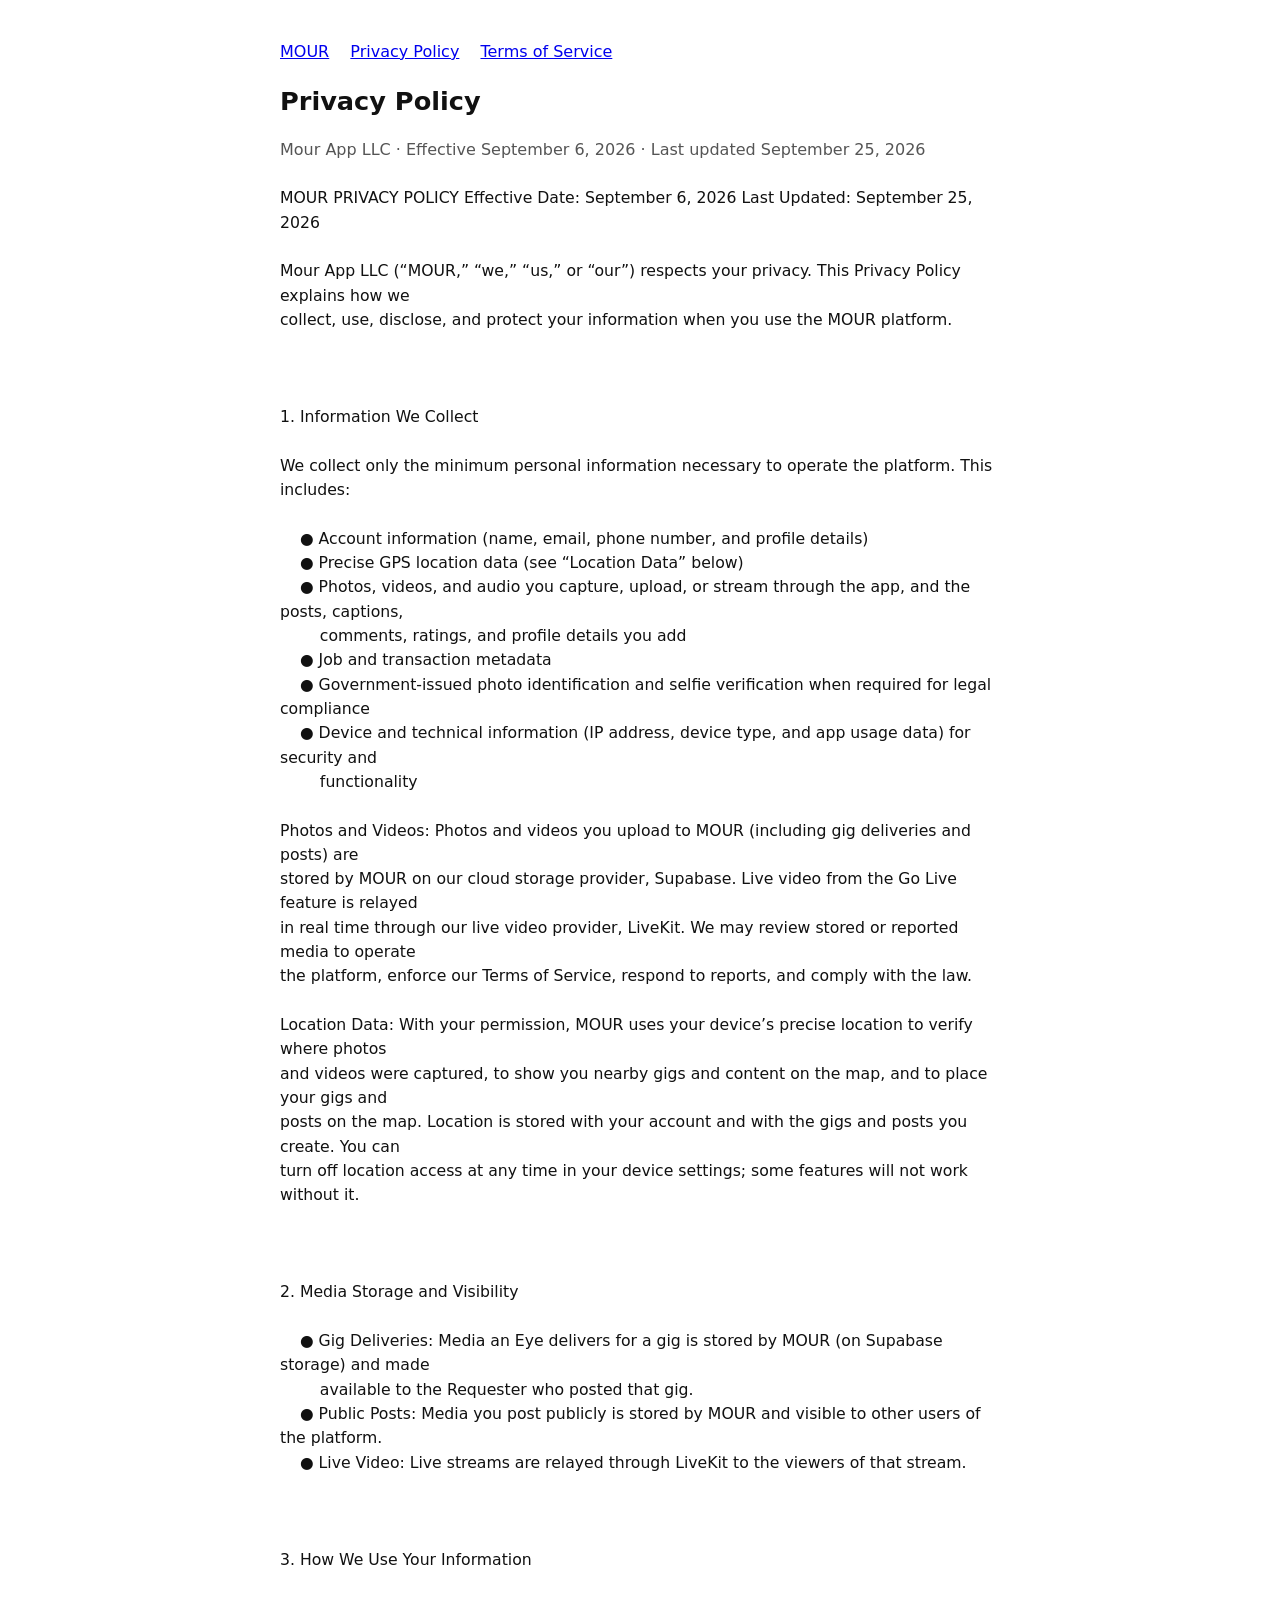
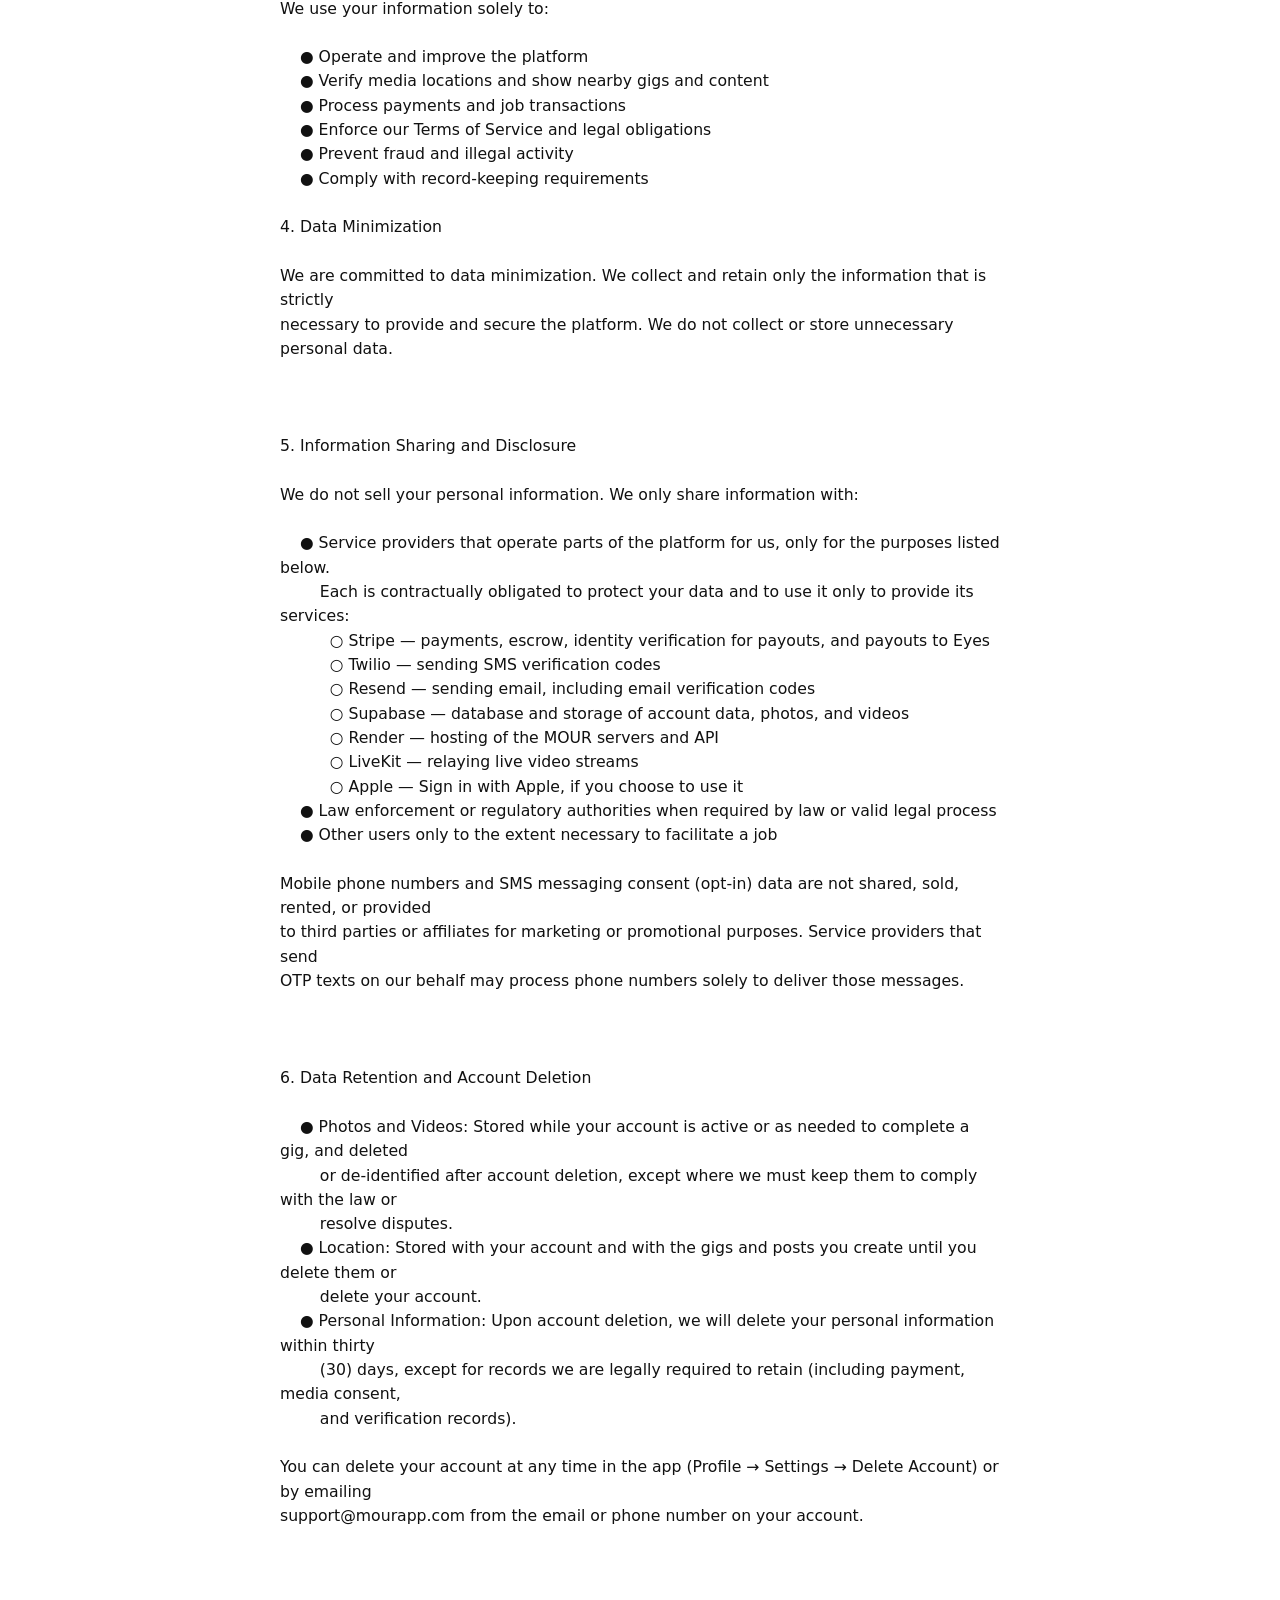
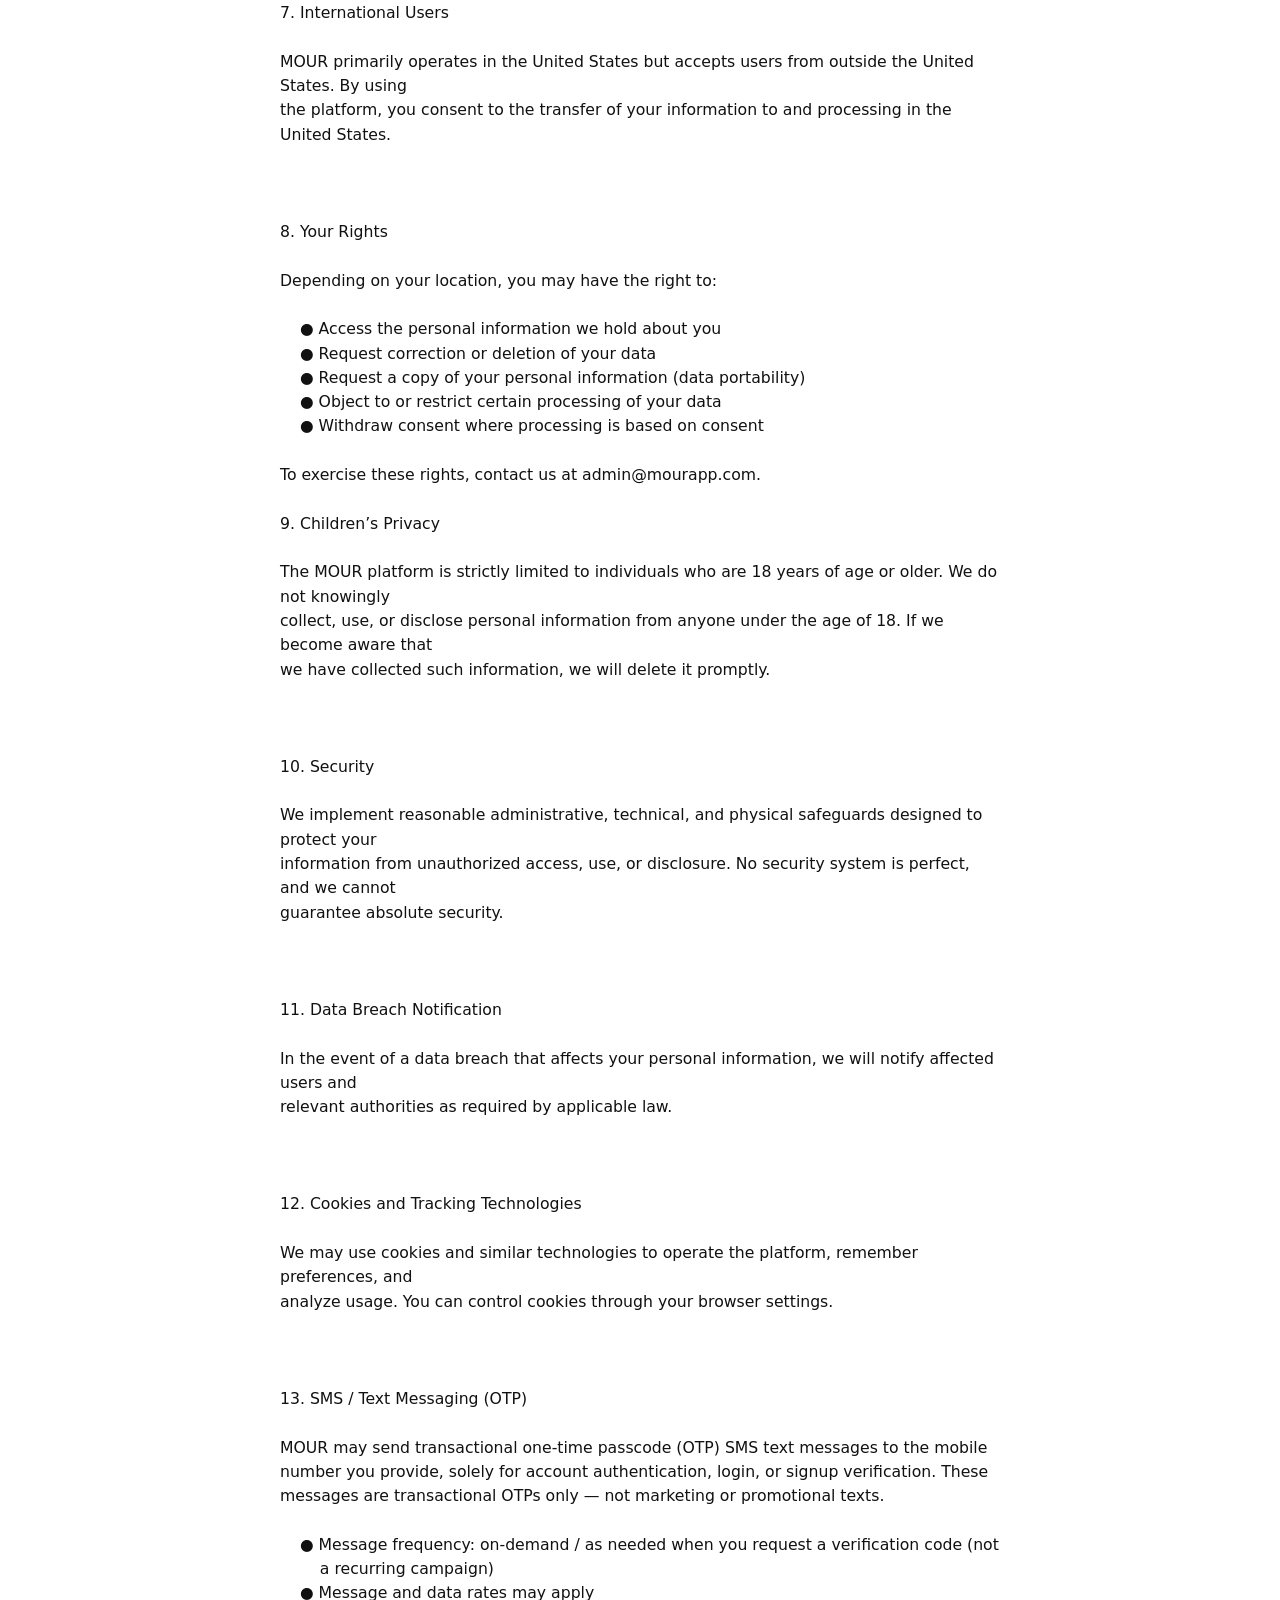
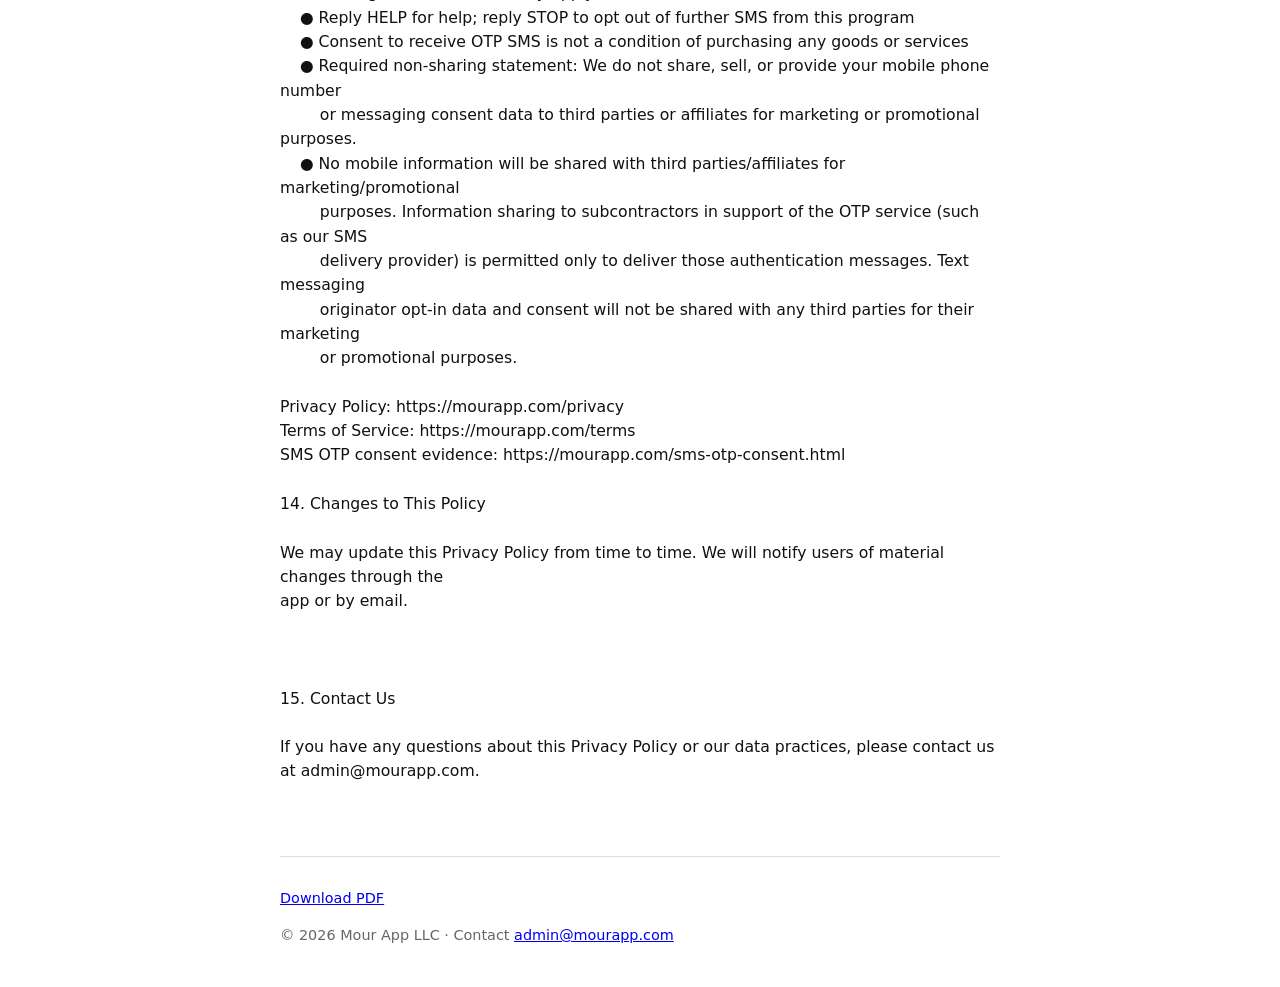
<file: privacy.html>
<!DOCTYPE html>
<html lang="en">
<head>
<meta charset="utf-8"/>
<meta name="viewport" content="width=device-width, initial-scale=1"/>
<title>Privacy Policy — Mour App LLC</title>
<style>
body{font-family:system-ui,-apple-system,Segoe UI,Roboto,sans-serif;max-width:720px;margin:40px auto;padding:0 20px;line-height:1.55;color:#111}
h1{font-size:1.6rem;margin-bottom:.25rem}
.meta{color:#555;margin-bottom:1.5rem}
pre{white-space:pre-wrap;font-family:inherit;font-size:0.98rem}
nav a{margin-right:1rem}
footer{margin-top:3rem;padding-top:1rem;border-top:1px solid #ddd;color:#666;font-size:.9rem}
</style>
</head>
<body>
<nav>
<a href="index.html">MOUR</a>
<a href="privacy.html">Privacy Policy</a>
<a href="terms.html">Terms of Service</a>
</nav>
<h1>Privacy Policy</h1>
<p class="meta">Mour App LLC · Effective September 6, 2026 · Last updated September 25, 2026</p>
<pre>MOUR PRIVACY POLICY Effective Date: September 6, 2026 Last Updated: September 25, 2026

Mour App LLC (“MOUR,” “we,” “us,” or “our”) respects your privacy. This Privacy Policy explains how we
collect, use, disclose, and protect your information when you use the MOUR platform.



1. Information We Collect

We collect only the minimum personal information necessary to operate the platform. This includes:

    ●​ Account information (name, email, phone number, and profile details)
    ●​ Precise GPS location data (see “Location Data” below)
    ●​ Photos, videos, and audio you capture, upload, or stream through the app, and the posts, captions,
        comments, ratings, and profile details you add
    ●​ Job and transaction metadata
    ●​ Government-issued photo identification and selfie verification when required for legal compliance
    ●​ Device and technical information (IP address, device type, and app usage data) for security and
        functionality

Photos and Videos: Photos and videos you upload to MOUR (including gig deliveries and posts) are
stored by MOUR on our cloud storage provider, Supabase. Live video from the Go Live feature is relayed
in real time through our live video provider, LiveKit. We may review stored or reported media to operate
the platform, enforce our Terms of Service, respond to reports, and comply with the law.

Location Data: With your permission, MOUR uses your device’s precise location to verify where photos
and videos were captured, to show you nearby gigs and content on the map, and to place your gigs and
posts on the map. Location is stored with your account and with the gigs and posts you create. You can
turn off location access at any time in your device settings; some features will not work without it.



2. Media Storage and Visibility

    ●​ Gig Deliveries: Media an Eye delivers for a gig is stored by MOUR (on Supabase storage) and made
        available to the Requester who posted that gig.
    ●​ Public Posts: Media you post publicly is stored by MOUR and visible to other users of the platform.
    ●​ Live Video: Live streams are relayed through LiveKit to the viewers of that stream.



3. How We Use Your Information

We use your information solely to:

    ●​ Operate and improve the platform
    ●​ Verify media locations and show nearby gigs and content
    ●​ Process payments and job transactions
    ●​ Enforce our Terms of Service and legal obligations
    ●​ Prevent fraud and illegal activity
    ●​ Comply with record-keeping requirements

4. Data Minimization

We are committed to data minimization. We collect and retain only the information that is strictly
necessary to provide and secure the platform. We do not collect or store unnecessary personal data.



5. Information Sharing and Disclosure

We do not sell your personal information. We only share information with:

    ●​ Service providers that operate parts of the platform for us, only for the purposes listed below.
        Each is contractually obligated to protect your data and to use it only to provide its services:
          ○ Stripe — payments, escrow, identity verification for payouts, and payouts to Eyes
          ○ Twilio — sending SMS verification codes
          ○ Resend — sending email, including email verification codes
          ○ Supabase — database and storage of account data, photos, and videos
          ○ Render — hosting of the MOUR servers and API
          ○ LiveKit — relaying live video streams
          ○ Apple — Sign in with Apple, if you choose to use it
    ●​ Law enforcement or regulatory authorities when required by law or valid legal process
    ●​ Other users only to the extent necessary to facilitate a job

Mobile phone numbers and SMS messaging consent (opt-in) data are not shared, sold, rented, or provided
to third parties or affiliates for marketing or promotional purposes. Service providers that send
OTP texts on our behalf may process phone numbers solely to deliver those messages.



6. Data Retention and Account Deletion

    ●​ Photos and Videos: Stored while your account is active or as needed to complete a gig, and deleted
        or de-identified after account deletion, except where we must keep them to comply with the law or
        resolve disputes.
    ●​ Location: Stored with your account and with the gigs and posts you create until you delete them or
        delete your account.
    ●​ Personal Information: Upon account deletion, we will delete your personal information within thirty
        (30) days, except for records we are legally required to retain (including payment, media consent,
        and verification records).

You can delete your account at any time in the app (Profile → Settings → Delete Account) or by emailing
support@mourapp.com from the email or phone number on your account.



7. International Users

MOUR primarily operates in the United States but accepts users from outside the United States. By using
the platform, you consent to the transfer of your information to and processing in the United States.



8. Your Rights

Depending on your location, you may have the right to:

    ●​ Access the personal information we hold about you
    ●​ Request correction or deletion of your data
    ●​ Request a copy of your personal information (data portability)
    ●​ Object to or restrict certain processing of your data
    ●​ Withdraw consent where processing is based on consent

To exercise these rights, contact us at admin@mourapp.com.

9. Children’s Privacy

The MOUR platform is strictly limited to individuals who are 18 years of age or older. We do not knowingly
collect, use, or disclose personal information from anyone under the age of 18. If we become aware that
we have collected such information, we will delete it promptly.



10. Security

We implement reasonable administrative, technical, and physical safeguards designed to protect your
information from unauthorized access, use, or disclosure. No security system is perfect, and we cannot
guarantee absolute security.



11. Data Breach Notification

In the event of a data breach that affects your personal information, we will notify affected users and
relevant authorities as required by applicable law.



12. Cookies and Tracking Technologies

We may use cookies and similar technologies to operate the platform, remember preferences, and
analyze usage. You can control cookies through your browser settings.



13. SMS / Text Messaging (OTP)

MOUR may send transactional one-time passcode (OTP) SMS text messages to the mobile
number you provide, solely for account authentication, login, or signup verification. These
messages are transactional OTPs only — not marketing or promotional texts.

    ●​ Message frequency: on-demand / as needed when you request a verification code (not
        a recurring campaign)
    ●​ Message and data rates may apply
    ●​ Reply HELP for help; reply STOP to opt out of further SMS from this program
    ●​ Consent to receive OTP SMS is not a condition of purchasing any goods or services
    ●​ Required non-sharing statement: We do not share, sell, or provide your mobile phone number
        or messaging consent data to third parties or affiliates for marketing or promotional purposes.
    ●​ No mobile information will be shared with third parties/affiliates for marketing/promotional
        purposes. Information sharing to subcontractors in support of the OTP service (such as our SMS
        delivery provider) is permitted only to deliver those authentication messages. Text messaging
        originator opt-in data and consent will not be shared with any third parties for their marketing
        or promotional purposes.

Privacy Policy: https://mourapp.com/privacy
Terms of Service: https://mourapp.com/terms
SMS OTP consent evidence: https://mourapp.com/sms-otp-consent.html

14. Changes to This Policy

We may update this Privacy Policy from time to time. We will notify users of material changes through the
app or by email.



15. Contact Us

If you have any questions about this Privacy Policy or our data practices, please contact us at admin@mourapp.com.

</pre>
<footer>
<p><a href="privacy/privacy.pdf">Download PDF</a></p>
<p>© 2026 Mour App LLC · Contact <a href="mailto:admin@mourapp.com">admin@mourapp.com</a></p>
</footer>
</body>
</html>
</file>
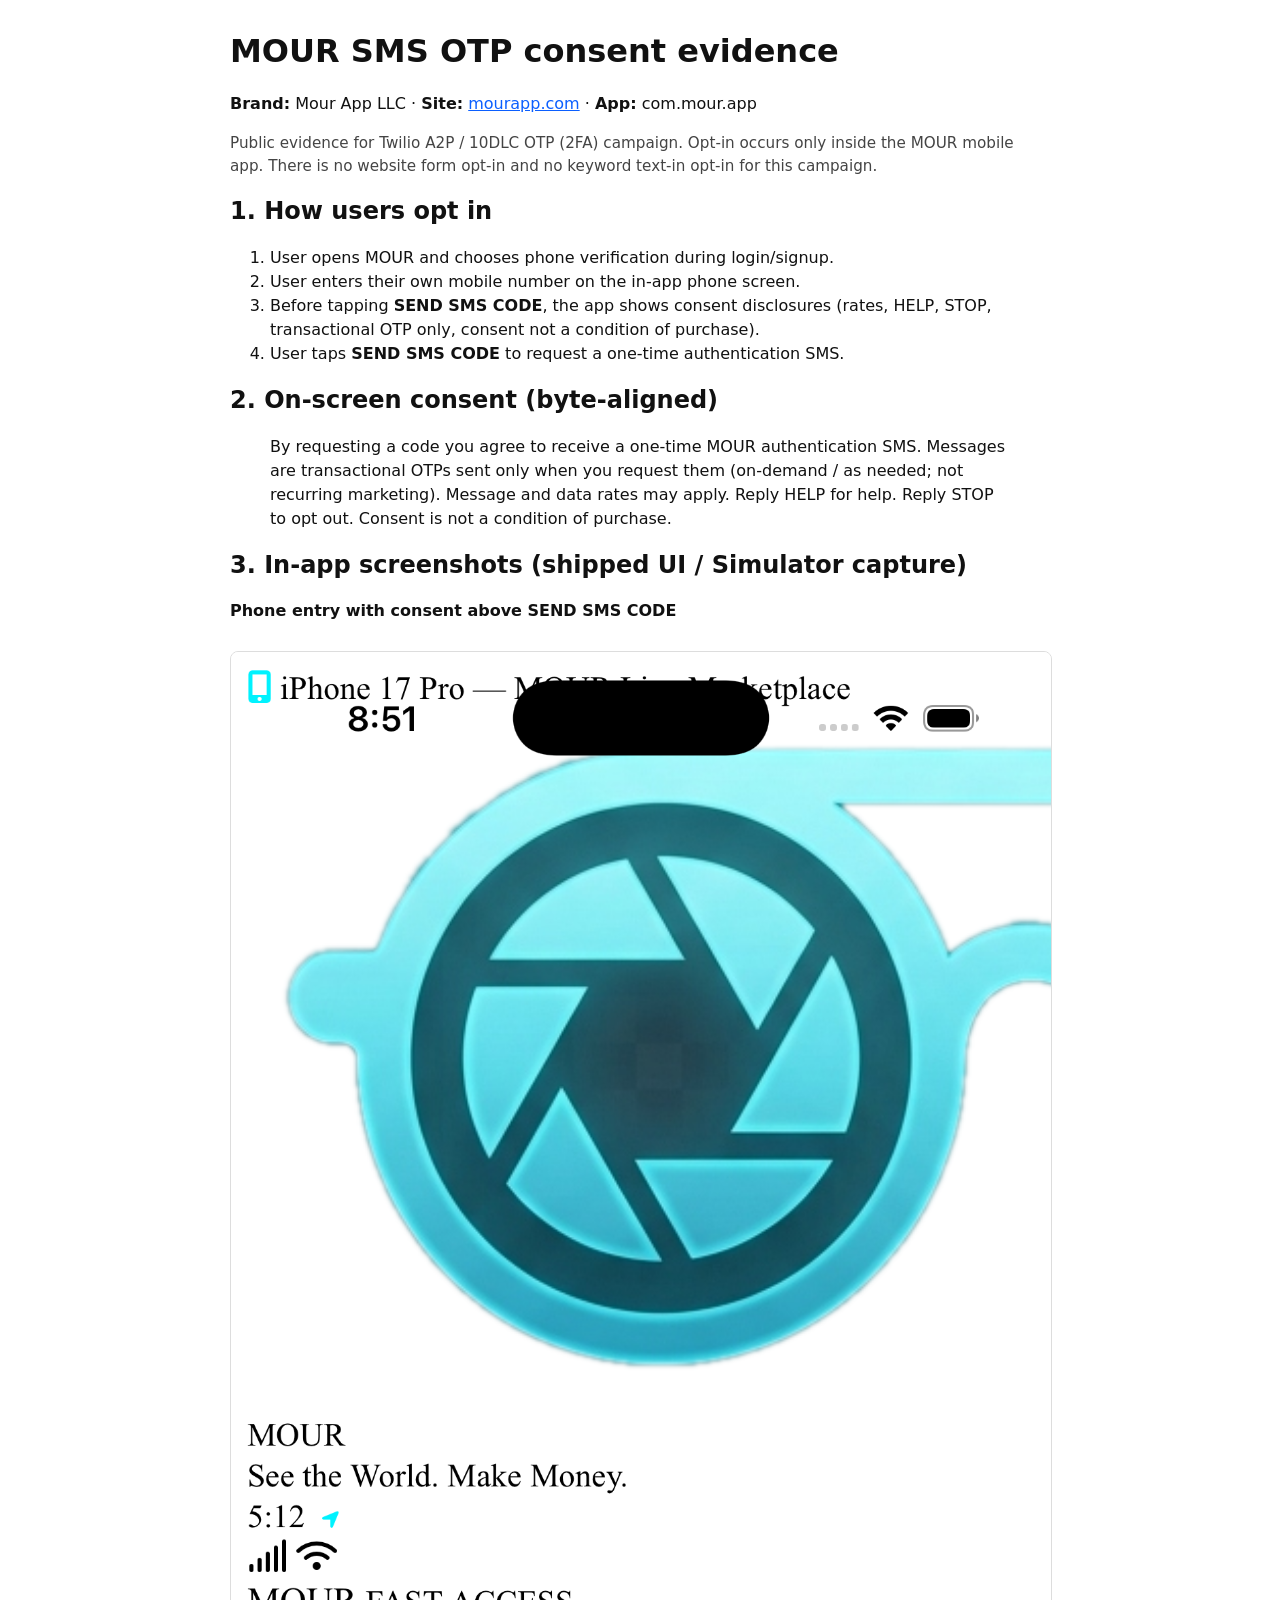
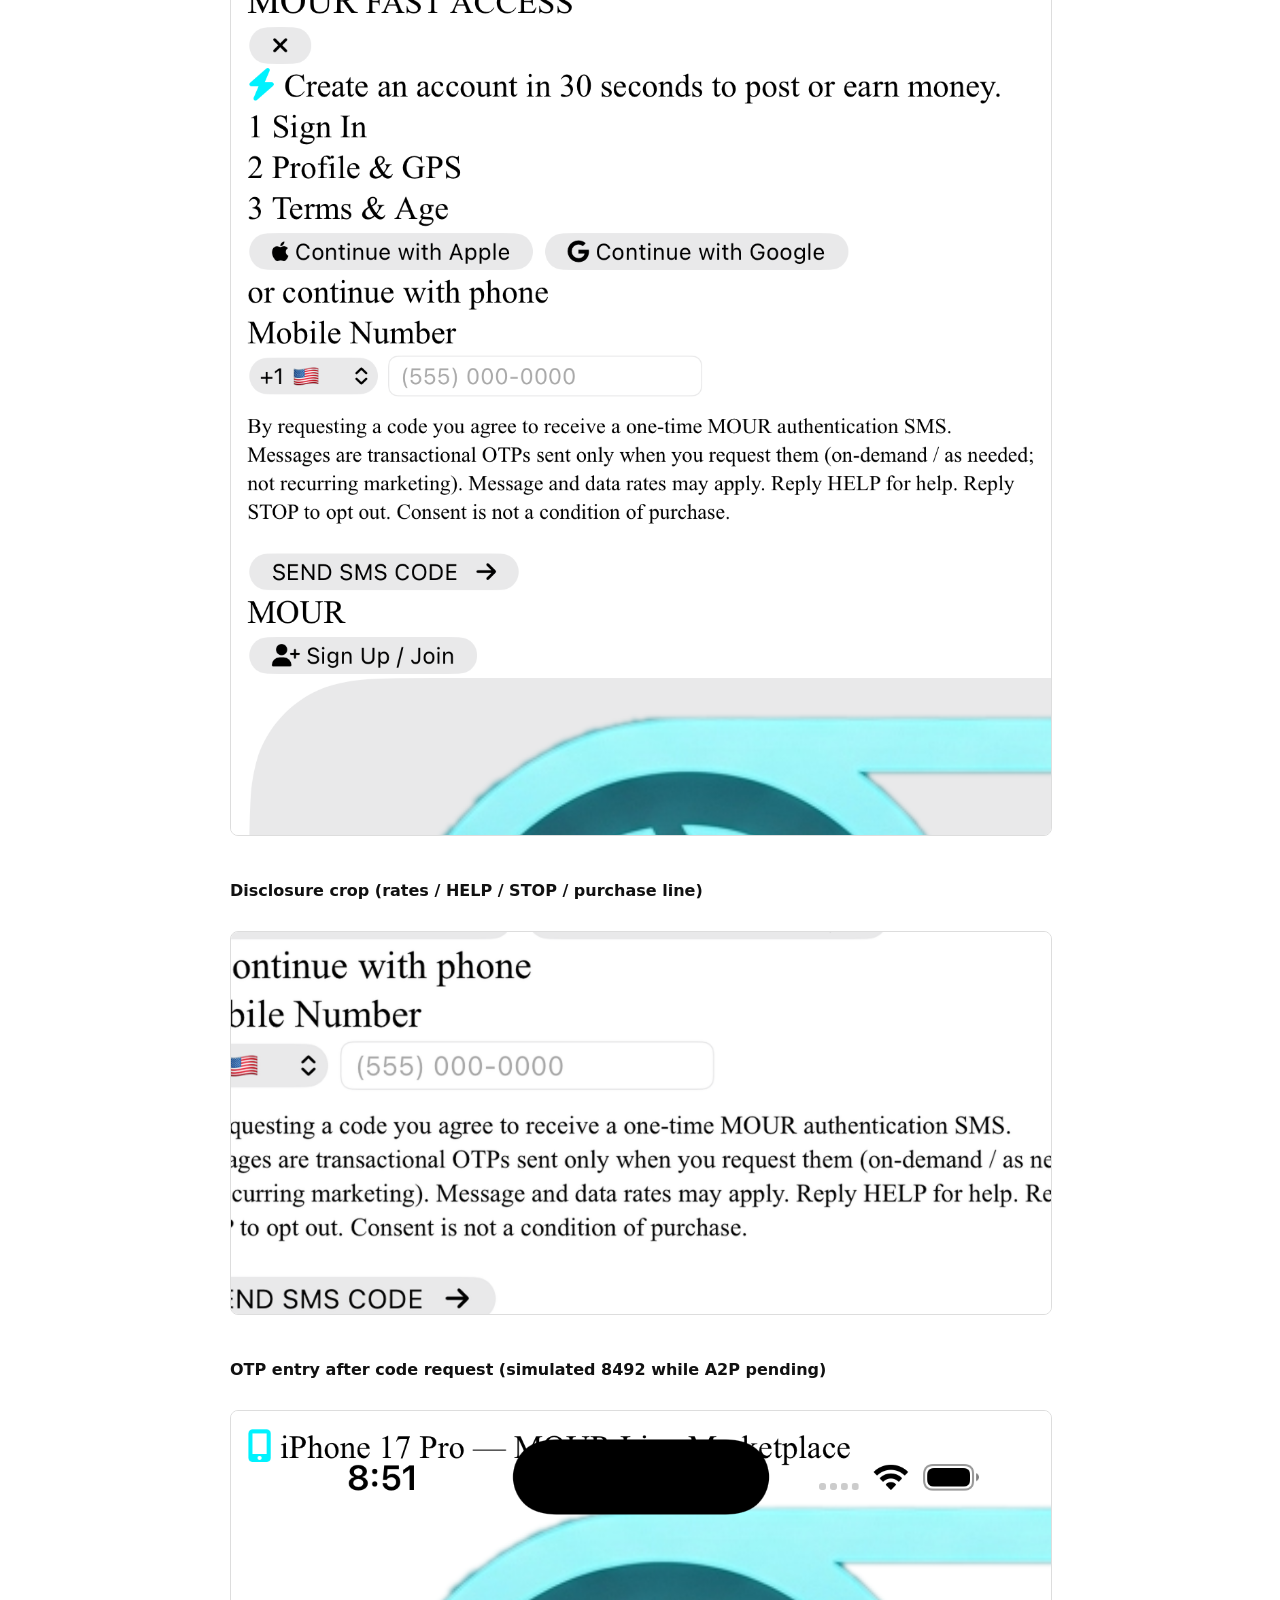
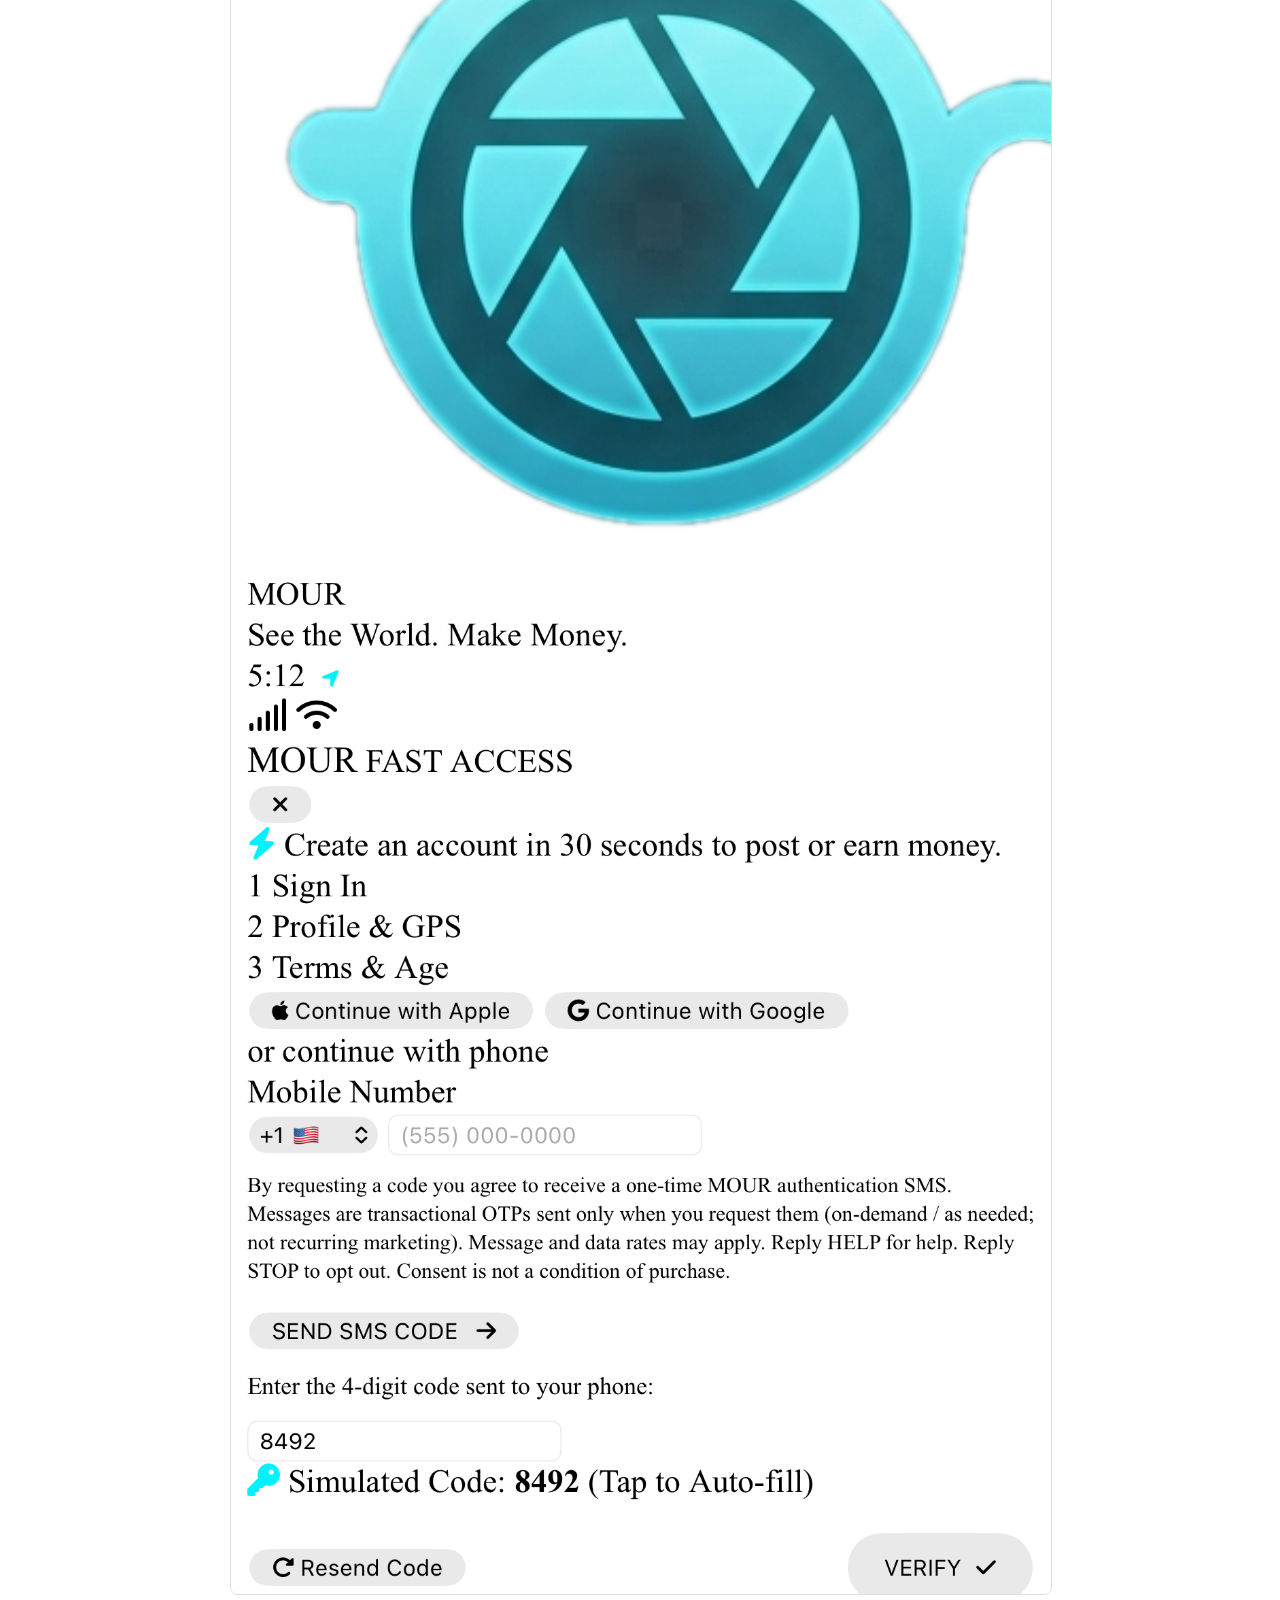
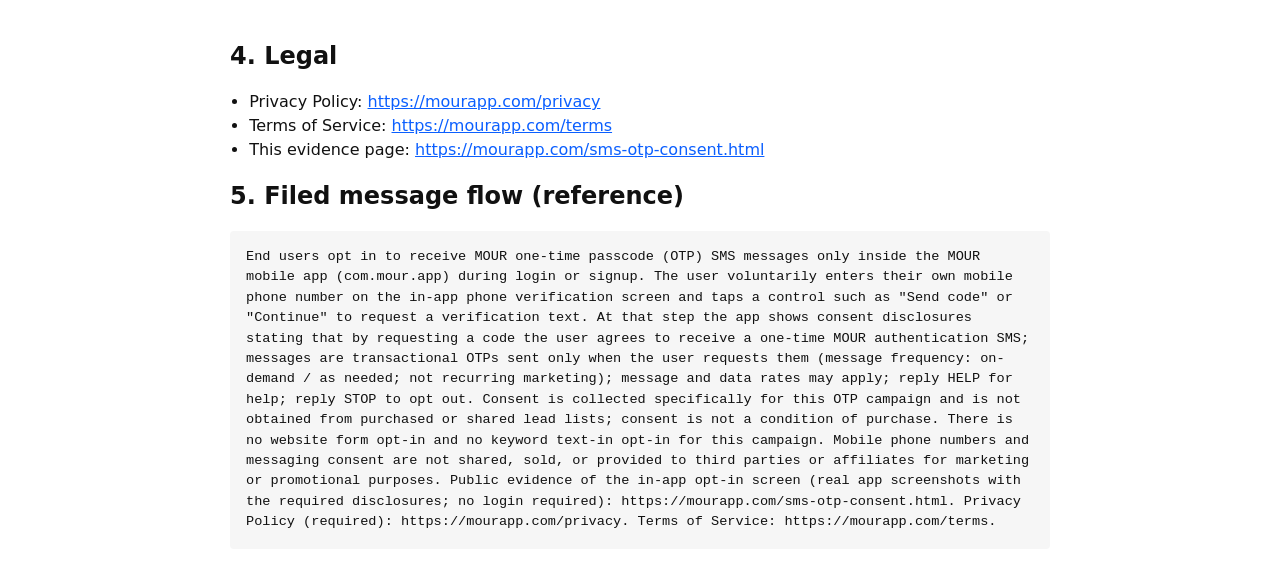
<file: sms-otp-consent.html>
<!DOCTYPE html>
<html lang="en">
<head>
<meta charset="utf-8"/>
<meta name="viewport" content="width=device-width, initial-scale=1"/>
<title>MOUR SMS OTP Consent Evidence — Mour App LLC</title>
<style>
body{font-family:system-ui,-apple-system,Segoe UI,Roboto,sans-serif;max-width:820px;margin:2rem auto;padding:0 1rem;line-height:1.5;color:#111}
h1,h2{line-height:1.2}
.note{color:#444;font-size:.95rem}
img{max-width:100%;height:auto;border:1px solid #ddd;border-radius:8px;margin:.75rem 0 1.25rem}
code,pre{font-size:.85rem;background:#f6f6f6;padding:.2rem .35rem;border-radius:4px}
pre{padding:1rem;overflow:auto;white-space:pre-wrap}
ul{padding-left:1.2rem}
a{color:#0b5fff}
</style>
</head>
<body>
<h1>MOUR SMS OTP consent evidence</h1>
<p><strong>Brand:</strong> Mour App LLC · <strong>Site:</strong> <a href="index.html">mourapp.com</a> · <strong>App:</strong> com.mour.app</p>
<p class="note">Public evidence for Twilio A2P / 10DLC OTP (2FA) campaign. Opt-in occurs only inside the MOUR mobile app. There is no website form opt-in and no keyword text-in opt-in for this campaign.</p>

<h2>1. How users opt in</h2>
<ol>
<li>User opens MOUR and chooses phone verification during login/signup.</li>
<li>User enters their own mobile number on the in-app phone screen.</li>
<li>Before tapping <strong>SEND SMS CODE</strong>, the app shows consent disclosures (rates, HELP, STOP, transactional OTP only, consent not a condition of purchase).</li>
<li>User taps <strong>SEND SMS CODE</strong> to request a one-time authentication SMS.</li>
</ol>

<h2>2. On-screen consent (byte-aligned)</h2>
<blockquote>
By requesting a code you agree to receive a one-time MOUR authentication SMS. Messages are transactional OTPs sent only when you request them (on-demand / as needed; not recurring marketing). Message and data rates may apply. Reply HELP for help. Reply STOP to opt out. Consent is not a condition of purchase.
</blockquote>

<h2>3. In-app screenshots (shipped UI / Simulator capture)</h2>
<p><strong>Phone entry with consent above SEND SMS CODE</strong></p>
<img src="a2p-evidence/01-phone-entry-consent.png" alt="MOUR phone entry screen with SMS consent disclosure above SEND SMS CODE"/>
<p><strong>Disclosure crop (rates / HELP / STOP / purchase line)</strong></p>
<img src="a2p-evidence/01b-disclosure-crop.png" alt="Zoomed crop of MOUR SMS consent disclosure"/>
<p><strong>OTP entry after code request (simulated 8492 while A2P pending)</strong></p>
<img src="a2p-evidence/02-otp-entry-8492.png" alt="MOUR OTP entry screen with code 8492"/>

<h2>4. Legal</h2>
<ul>
<li>Privacy Policy: <a href="privacy.html">https://mourapp.com/privacy</a></li>
<li>Terms of Service: <a href="terms.html">https://mourapp.com/terms</a></li>
<li>This evidence page: <a href="sms-otp-consent.html">https://mourapp.com/sms-otp-consent.html</a></li>
</ul>

<h2>5. Filed message flow (reference)</h2>
<pre>End users opt in to receive MOUR one-time passcode (OTP) SMS messages only inside the MOUR mobile app (com.mour.app) during login or signup. The user voluntarily enters their own mobile phone number on the in-app phone verification screen and taps a control such as "Send code" or "Continue" to request a verification text. At that step the app shows consent disclosures stating that by requesting a code the user agrees to receive a one-time MOUR authentication SMS; messages are transactional OTPs sent only when the user requests them (message frequency: on-demand / as needed; not recurring marketing); message and data rates may apply; reply HELP for help; reply STOP to opt out. Consent is collected specifically for this OTP campaign and is not obtained from purchased or shared lead lists; consent is not a condition of purchase. There is no website form opt-in and no keyword text-in opt-in for this campaign. Mobile phone numbers and messaging consent are not shared, sold, or provided to third parties or affiliates for marketing or promotional purposes. Public evidence of the in-app opt-in screen (real app screenshots with the required disclosures; no login required): https://mourapp.com/sms-otp-consent.html. Privacy Policy (required): https://mourapp.com/privacy. Terms of Service: https://mourapp.com/terms.</pre>
</body>
</html>
</file>
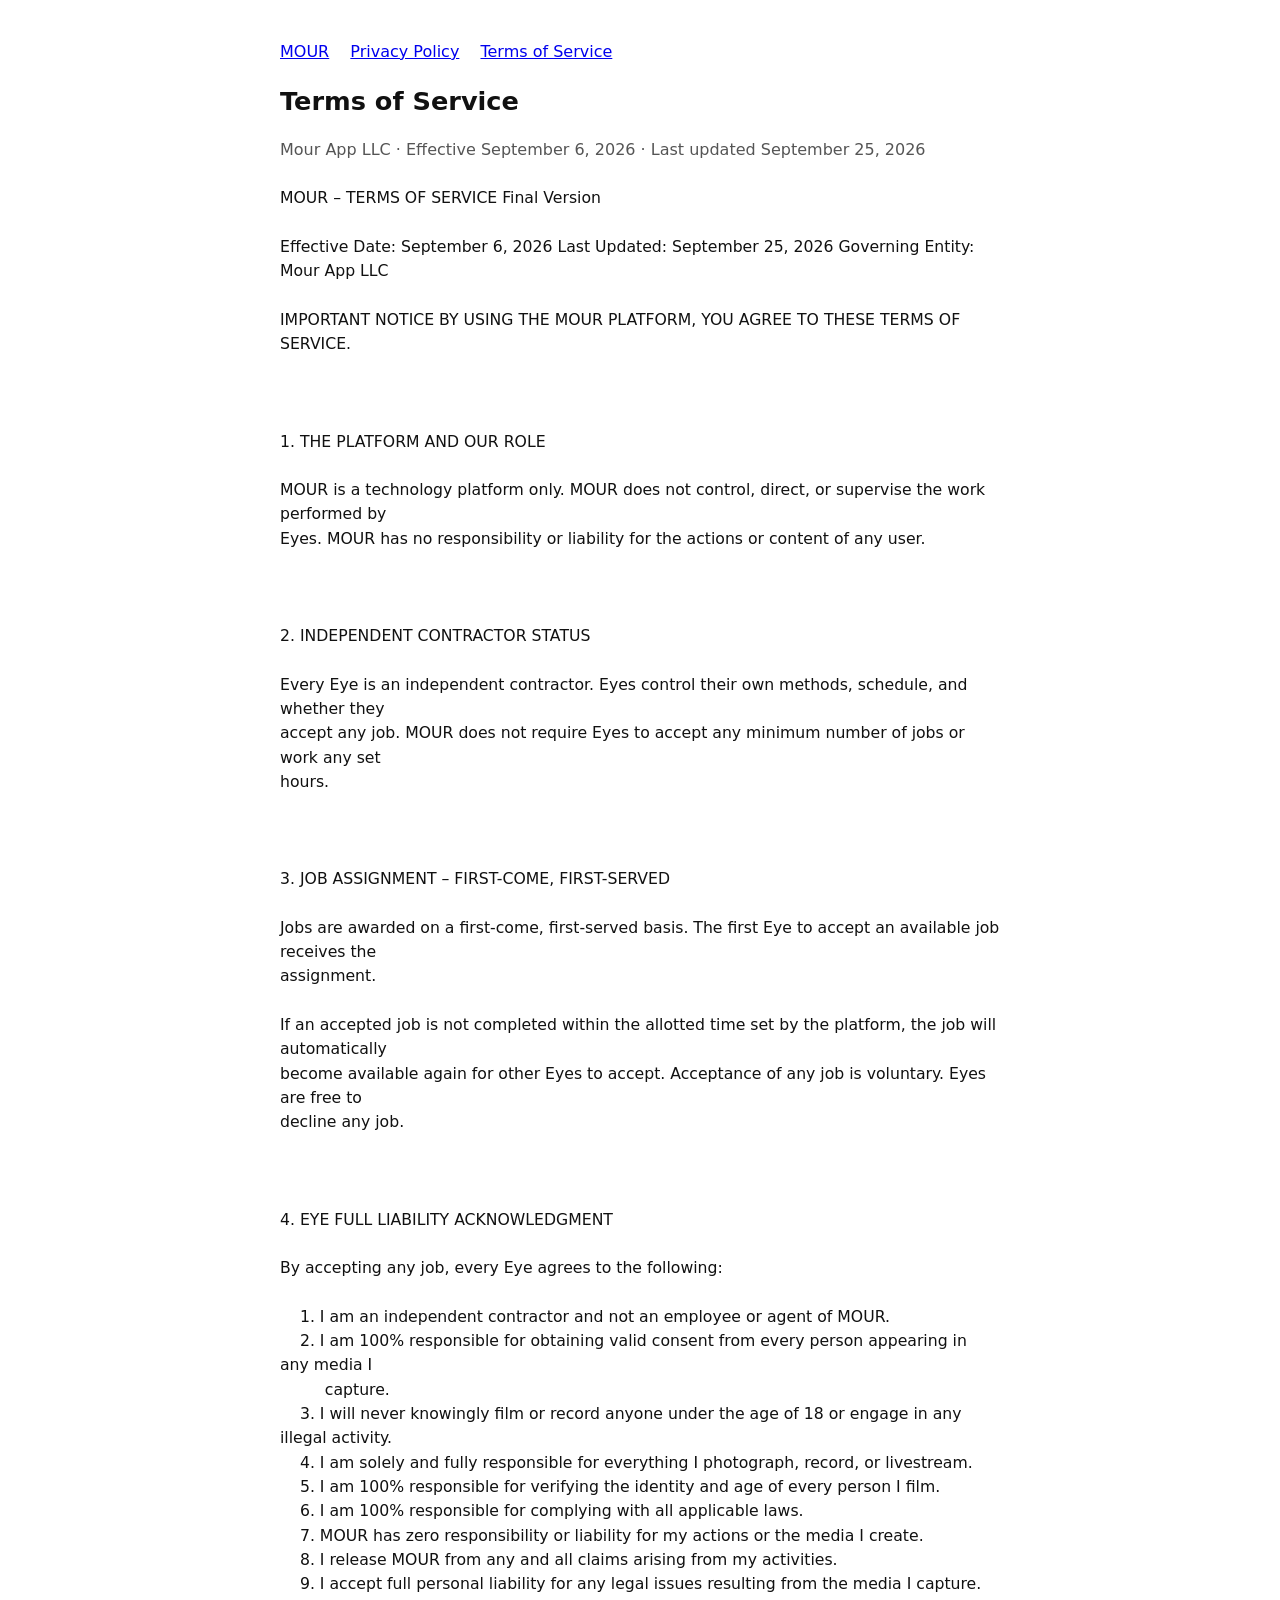
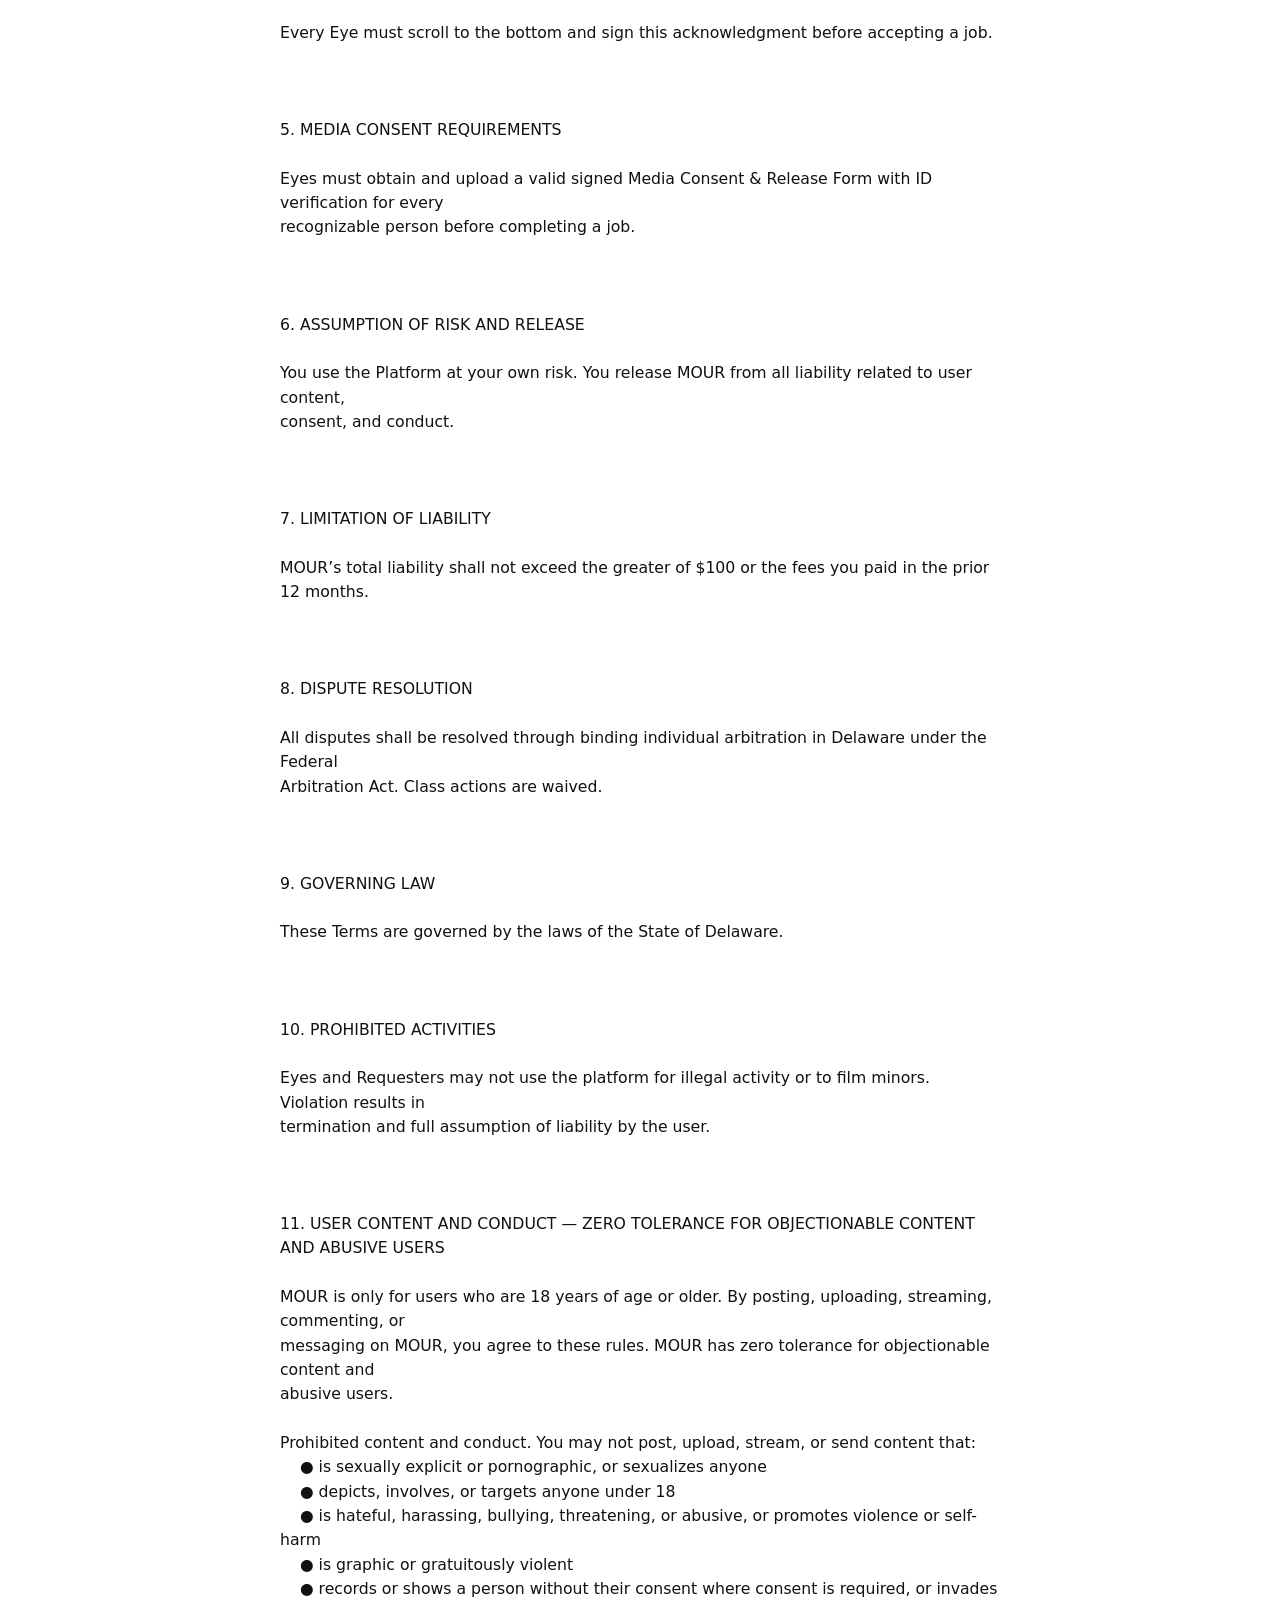
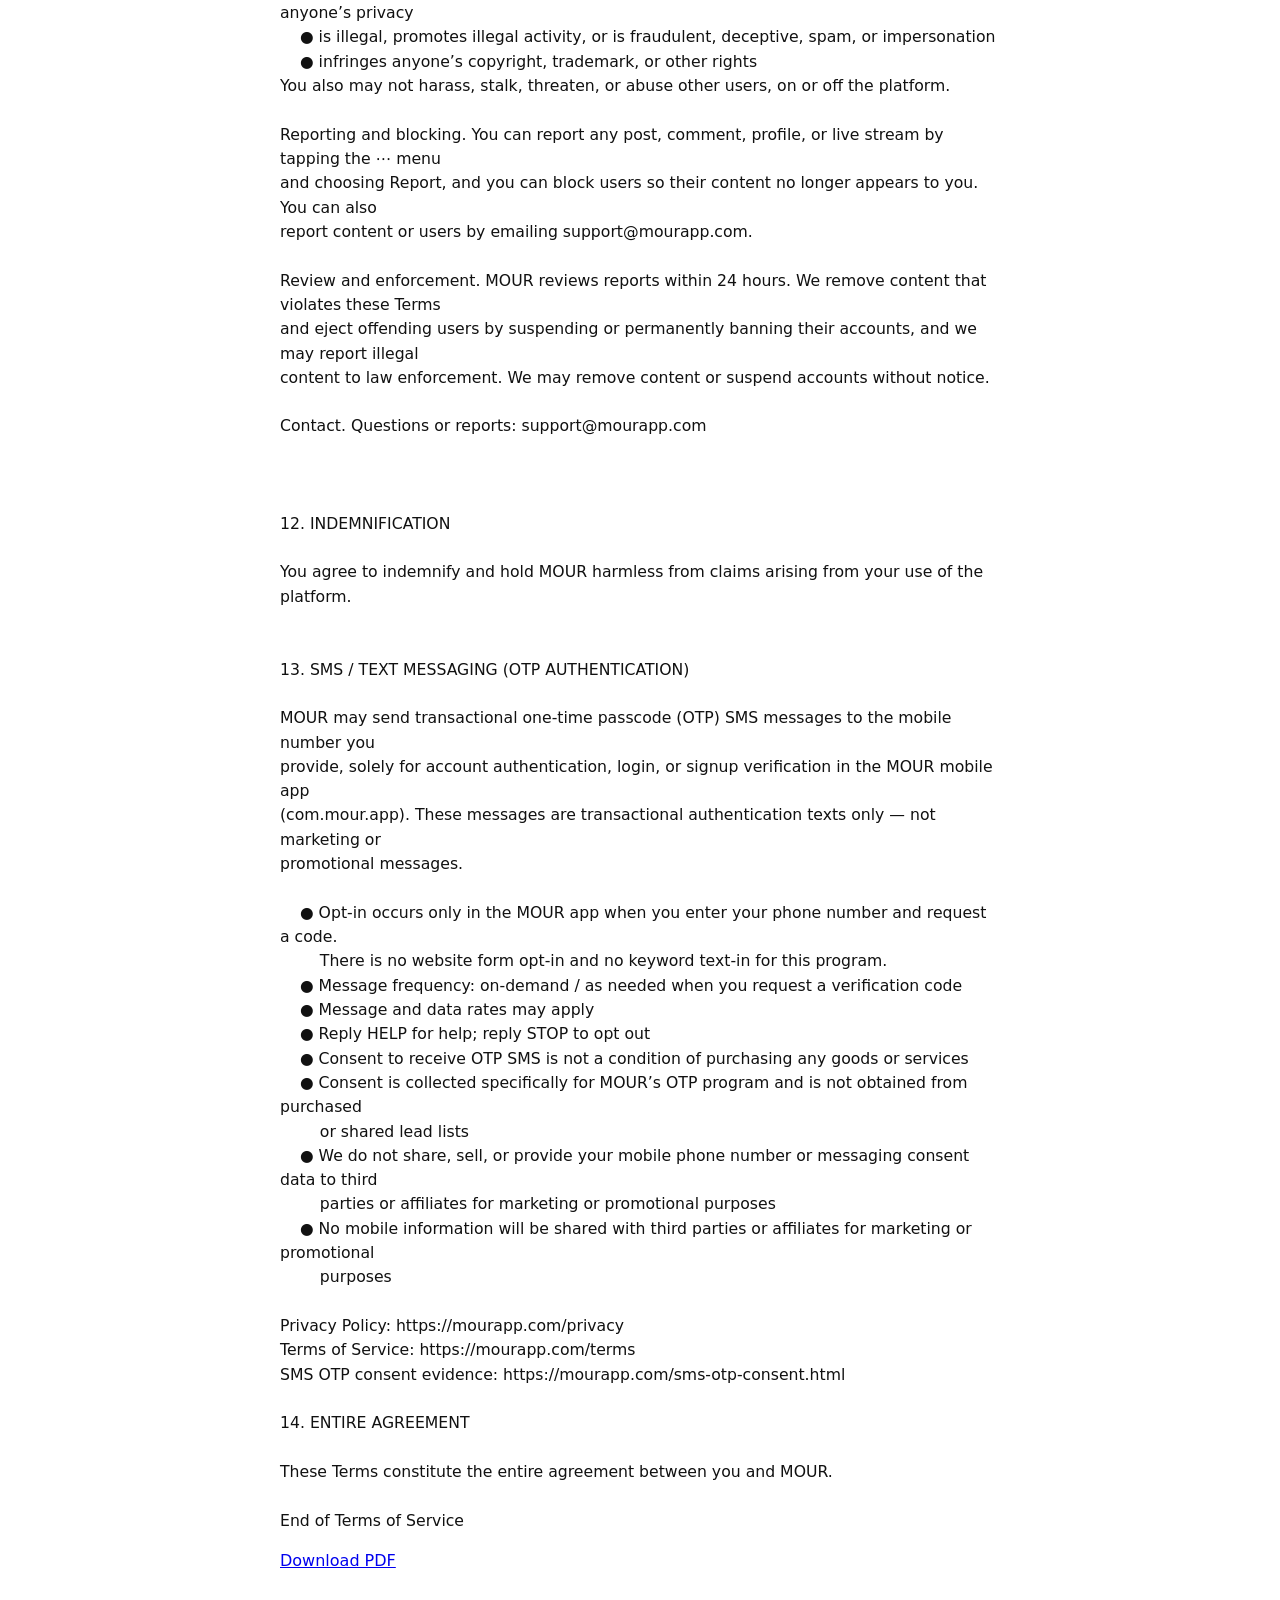
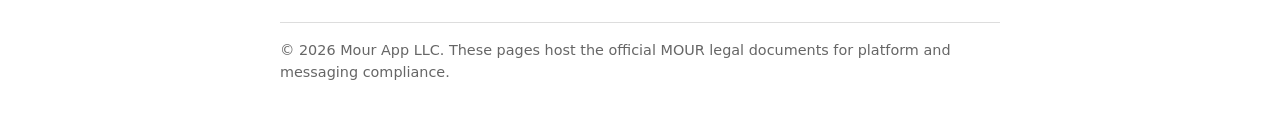
<file: terms.html>
<!DOCTYPE html>
<html lang="en">
<head>
<meta charset="utf-8"/>
<meta name="viewport" content="width=device-width, initial-scale=1"/>
<title>Terms of Service — Mour App LLC</title>
<style>
body{font-family:system-ui,-apple-system,Segoe UI,Roboto,sans-serif;max-width:720px;margin:40px auto;padding:0 20px;line-height:1.55;color:#111}
h1{font-size:1.6rem;margin-bottom:.25rem}
.meta{color:#555;margin-bottom:1.5rem}
pre{white-space:pre-wrap;font-family:inherit;font-size:0.98rem}
nav a{margin-right:1rem}
footer{margin-top:3rem;padding-top:1rem;border-top:1px solid #ddd;color:#666;font-size:.9rem}
</style>
</head>
<body>
<nav>
<a href="index.html">MOUR</a>
<a href="privacy.html">Privacy Policy</a>
<a href="terms.html">Terms of Service</a>
</nav>
<h1>Terms of Service</h1>
<p class="meta">Mour App LLC · Effective September 6, 2026 · Last updated September 25, 2026</p>
<pre>MOUR – TERMS OF SERVICE Final Version

Effective Date: September 6, 2026 Last Updated: September 25, 2026 Governing Entity: Mour App LLC

IMPORTANT NOTICE BY USING THE MOUR PLATFORM, YOU AGREE TO THESE TERMS OF
SERVICE.



1. THE PLATFORM AND OUR ROLE

MOUR is a technology platform only. MOUR does not control, direct, or supervise the work performed by
Eyes. MOUR has no responsibility or liability for the actions or content of any user.



2. INDEPENDENT CONTRACTOR STATUS

Every Eye is an independent contractor. Eyes control their own methods, schedule, and whether they
accept any job. MOUR does not require Eyes to accept any minimum number of jobs or work any set
hours.



3. JOB ASSIGNMENT – FIRST-COME, FIRST-SERVED

Jobs are awarded on a first-come, first-served basis. The first Eye to accept an available job receives the
assignment.

If an accepted job is not completed within the allotted time set by the platform, the job will automatically
become available again for other Eyes to accept. Acceptance of any job is voluntary. Eyes are free to
decline any job.



4. EYE FULL LIABILITY ACKNOWLEDGMENT

By accepting any job, every Eye agrees to the following:

    1.​ I am an independent contractor and not an employee or agent of MOUR.
    2.​ I am 100% responsible for obtaining valid consent from every person appearing in any media I
         capture.
    3.​ I will never knowingly film or record anyone under the age of 18 or engage in any illegal activity.
    4.​ I am solely and fully responsible for everything I photograph, record, or livestream.
    5.​ I am 100% responsible for verifying the identity and age of every person I film.
    6.​ I am 100% responsible for complying with all applicable laws.
    7.​ MOUR has zero responsibility or liability for my actions or the media I create.
    8.​ I release MOUR from any and all claims arising from my activities.
    9.​ I accept full personal liability for any legal issues resulting from the media I capture.

Every Eye must scroll to the bottom and sign this acknowledgment before accepting a job.



5. MEDIA CONSENT REQUIREMENTS

Eyes must obtain and upload a valid signed Media Consent &amp; Release Form with ID verification for every
recognizable person before completing a job.



6. ASSUMPTION OF RISK AND RELEASE

You use the Platform at your own risk. You release MOUR from all liability related to user content,
consent, and conduct.



7. LIMITATION OF LIABILITY

MOUR’s total liability shall not exceed the greater of $100 or the fees you paid in the prior 12 months.



8. DISPUTE RESOLUTION

All disputes shall be resolved through binding individual arbitration in Delaware under the Federal
Arbitration Act. Class actions are waived.



9. GOVERNING LAW

These Terms are governed by the laws of the State of Delaware.



10. PROHIBITED ACTIVITIES

Eyes and Requesters may not use the platform for illegal activity or to film minors. Violation results in
termination and full assumption of liability by the user.



11. USER CONTENT AND CONDUCT — ZERO TOLERANCE FOR OBJECTIONABLE CONTENT AND ABUSIVE USERS

MOUR is only for users who are 18 years of age or older. By posting, uploading, streaming, commenting, or
messaging on MOUR, you agree to these rules. MOUR has zero tolerance for objectionable content and
abusive users.

Prohibited content and conduct. You may not post, upload, stream, or send content that:
    ●​ is sexually explicit or pornographic, or sexualizes anyone
    ●​ depicts, involves, or targets anyone under 18
    ●​ is hateful, harassing, bullying, threatening, or abusive, or promotes violence or self-harm
    ●​ is graphic or gratuitously violent
    ●​ records or shows a person without their consent where consent is required, or invades anyone’s privacy
    ●​ is illegal, promotes illegal activity, or is fraudulent, deceptive, spam, or impersonation
    ●​ infringes anyone’s copyright, trademark, or other rights
You also may not harass, stalk, threaten, or abuse other users, on or off the platform.

Reporting and blocking. You can report any post, comment, profile, or live stream by tapping the ⋯ menu
and choosing Report, and you can block users so their content no longer appears to you. You can also
report content or users by emailing support@mourapp.com.

Review and enforcement. MOUR reviews reports within 24 hours. We remove content that violates these Terms
and eject offending users by suspending or permanently banning their accounts, and we may report illegal
content to law enforcement. We may remove content or suspend accounts without notice.

Contact. Questions or reports: support@mourapp.com



12. INDEMNIFICATION

You agree to indemnify and hold MOUR harmless from claims arising from your use of the platform.


13. SMS / TEXT MESSAGING (OTP AUTHENTICATION)

MOUR may send transactional one-time passcode (OTP) SMS messages to the mobile number you
provide, solely for account authentication, login, or signup verification in the MOUR mobile app
(com.mour.app). These messages are transactional authentication texts only — not marketing or
promotional messages.

    ●​ Opt-in occurs only in the MOUR app when you enter your phone number and request a code.
        There is no website form opt-in and no keyword text-in for this program.
    ●​ Message frequency: on-demand / as needed when you request a verification code
    ●​ Message and data rates may apply
    ●​ Reply HELP for help; reply STOP to opt out
    ●​ Consent to receive OTP SMS is not a condition of purchasing any goods or services
    ●​ Consent is collected specifically for MOUR’s OTP program and is not obtained from purchased
        or shared lead lists
    ●​ We do not share, sell, or provide your mobile phone number or messaging consent data to third
        parties or affiliates for marketing or promotional purposes
    ●​ No mobile information will be shared with third parties or affiliates for marketing or promotional
        purposes

Privacy Policy: https://mourapp.com/privacy
Terms of Service: https://mourapp.com/terms
SMS OTP consent evidence: https://mourapp.com/sms-otp-consent.html

14. ENTIRE AGREEMENT

These Terms constitute the entire agreement between you and MOUR.

End of Terms of Service
</pre>
<p><a href="terms/terms.pdf">Download PDF</a></p>
<footer>© 2026 Mour App LLC. These pages host the official MOUR legal documents for platform and messaging compliance.</footer>
</body>
</html>
</file>
<file: css/styles.css>
/* ==========================================================================
   MOUR APP — STYLESHEET
   Cyber-Tactical Aesthetic | Dark Midnight & Electric Cyan | 3D Parallax & HUD
   ========================================================================== */

:root {
  /* Brand Palette */
  --bg-deep: #050B1A;
  --bg-primary: #070E22;
  --bg-secondary: #0B1329;
  --bg-card: rgba(15, 23, 42, 0.82);
  --bg-card-hover: rgba(20, 32, 60, 0.9);
  --bg-glass: rgba(11, 19, 41, 0.72);
  
  --accent-cyan: #00E5FF;
  --accent-cyan-glow: rgba(0, 229, 255, 0.38);
  --accent-azure: #00B4D8;
  --accent-teal: #008392;
  --accent-gold: #FACC15;
  --accent-gold-glow: rgba(250, 204, 21, 0.35);
  --accent-red: #EF4444;
  --accent-green: #10B981;

  --text-primary: #F8FAFC;
  --text-secondary: #94A3B8;
  --text-muted: #64748B;
  --text-highlight: #38BDF8;

  --border-subtle: #1E293B;
  --border-card: rgba(51, 65, 85, 0.6);
  --border-glow: rgba(0, 229, 255, 0.35);

  --font-sans: 'Inter', -apple-system, BlinkMacSystemFont, 'Segoe UI', Roboto, sans-serif;
  --font-mono: 'Space Grotesk', 'SF Mono', Consolas, monospace;

  --ease-out: cubic-bezier(0.16, 1, 0.3, 1);
  --ease-elastic: cubic-bezier(0.34, 1.56, 0.64, 1);
}

/* Reset & Global */
*, *::before, *::after {
  box-sizing: border-box;
  margin: 0;
  padding: 0;
}

html {
  scroll-behavior: smooth;
  color-scheme: dark;
  font-size: 16px;
}

body {
  background-color: var(--bg-deep);
  color: var(--text-primary);
  font-family: var(--font-sans);
  line-height: 1.6;
  overflow-x: hidden;
  position: relative;
}

::selection {
  background: var(--accent-cyan);
  color: var(--bg-deep);
}

/* Scroll Progress Bar */
#scroll-progress {
  position: fixed;
  top: 0;
  left: 0;
  height: 3px;
  width: 0%;
  background: linear-gradient(90deg, var(--accent-teal), var(--accent-cyan), var(--accent-gold));
  box-shadow: 0 0 10px var(--accent-cyan);
  z-index: 10000;
  transition: width 0.08s linear;
}

/* Ambient Background Canvas / Grid Overlay */
.cyber-bg-overlay {
  position: fixed;
  top: 0;
  left: 0;
  width: 100%;
  height: 100%;
  pointer-events: none;
  z-index: 0;
  opacity: 0.28;
  background-image: 
    linear-gradient(rgba(0, 229, 255, 0.05) 1px, transparent 1px),
    linear-gradient(90deg, rgba(0, 229, 255, 0.05) 1px, transparent 1px);
  background-size: 40px 40px;
}

.cyber-glow-orb {
  position: fixed;
  width: 600px;
  height: 600px;
  border-radius: 50%;
  background: radial-gradient(circle, rgba(0, 229, 255, 0.12) 0%, rgba(0, 131, 146, 0.05) 40%, transparent 70%);
  filter: blur(80px);
  pointer-events: none;
  z-index: 0;
  transition: transform 0.2s ease-out;
}

.orb-1 { top: -100px; right: -150px; }
.orb-2 { top: 40%; left: -200px; background: radial-gradient(circle, rgba(250, 204, 21, 0.08) 0%, transparent 70%); }
.orb-3 { bottom: -150px; right: 10%; }

/* Utility Container */
.container {
  width: 100%;
  max-width: 1240px;
  margin: 0 auto;
  padding: 0 24px;
  position: relative;
  z-index: 2;
}

/* ==========================================================================
   NAVIGATION
   ========================================================================== */
.site-header {
  position: sticky;
  top: 0;
  width: 100%;
  z-index: 1000;
  background: rgba(7, 14, 34, 0.85);
  backdrop-filter: blur(16px);
  -webkit-backdrop-filter: blur(16px);
  border-bottom: 1px solid rgba(30, 41, 59, 0.8);
  transition: all 0.3s ease;
}

.site-header.scrolled {
  background: rgba(7, 14, 34, 0.95);
  border-bottom-color: rgba(0, 229, 255, 0.25);
  box-shadow: 0 10px 30px -10px rgba(0, 0, 0, 0.6);
}

.nav-inner {
  display: flex;
  align-items: center;
  justify-content: space-between;
  height: 72px;
}

.brand-wrapper {
  display: flex;
  align-items: center;
  gap: 12px;
  text-decoration: none;
  color: #fff;
}

.brand-logo-img {
  width: 44px;
  height: 44px;
  border-radius: 10px;
  object-fit: cover;
  border: 1px solid var(--accent-cyan-glow);
  box-shadow: 0 0 14px rgba(0, 229, 255, 0.25);
  transition: transform 0.3s var(--ease-elastic);
}

.brand-wrapper:hover .brand-logo-img {
  transform: scale(1.08) rotate(3deg);
  box-shadow: 0 0 22px var(--accent-cyan);
}

.brand-title {
  font-size: 20px;
  font-weight: 800;
  letter-spacing: -0.02em;
  background: linear-gradient(135deg, #FFFFFF 30%, var(--accent-cyan) 100%);
  -webkit-background-clip: text;
  -webkit-text-fill-color: transparent;
}

.brand-badge {
  font-size: 10px;
  font-family: var(--font-mono);
  font-weight: 700;
  letter-spacing: 0.08em;
  padding: 2px 8px;
  border-radius: 999px;
  background: rgba(0, 229, 255, 0.12);
  border: 1px solid rgba(0, 229, 255, 0.4);
  color: var(--accent-cyan);
  text-transform: uppercase;
}

.nav-links {
  display: flex;
  align-items: center;
  gap: 32px;
  list-style: none;
}

.nav-link {
  color: var(--text-secondary);
  text-decoration: none;
  font-size: 14px;
  font-weight: 600;
  transition: color 0.2s ease;
  position: relative;
  padding: 6px 0;
}

.nav-link::after {
  content: '';
  position: absolute;
  bottom: 0;
  left: 0;
  width: 0;
  height: 2px;
  background: var(--accent-cyan);
  transition: width 0.25s var(--ease-out);
}

.nav-link:hover {
  color: #fff;
}

.nav-link:hover::after {
  width: 100%;
}

.nav-actions {
  display: flex;
  align-items: center;
  gap: 16px;
}

.btn-game-toggle {
  display: inline-flex;
  align-items: center;
  gap: 8px;
  background: rgba(250, 204, 21, 0.12);
  border: 1px solid rgba(250, 204, 21, 0.4);
  color: var(--accent-gold);
  padding: 8px 14px;
  border-radius: 999px;
  font-size: 12px;
  font-weight: 700;
  cursor: pointer;
  transition: all 0.25s ease;
  font-family: var(--font-mono);
  text-transform: uppercase;
  letter-spacing: 0.05em;
}

.btn-game-toggle:hover {
  background: rgba(250, 204, 21, 0.22);
  box-shadow: 0 0 18px var(--accent-gold-glow);
  transform: translateY(-1px);
}

.game-icon-pulse {
  display: inline-block;
  animation: pulseRotate 2s infinite ease-in-out;
}

@keyframes pulseRotate {
  0% { transform: scale(1); }
  50% { transform: scale(1.2); }
  100% { transform: scale(1); }
}

.btn-nav-waitlist {
  display: inline-flex;
  align-items: center;
  gap: 6px;
  background: linear-gradient(135deg, #008392 0%, #00B4D8 100%);
  color: #fff;
  padding: 9px 18px;
  border-radius: 10px;
  font-size: 13px;
  font-weight: 700;
  text-decoration: none;
  box-shadow: 0 4px 14px rgba(0, 229, 255, 0.3);
  transition: all 0.25s ease;
}

.btn-nav-waitlist:hover {
  transform: translateY(-2px);
  box-shadow: 0 6px 20px rgba(0, 229, 255, 0.5);
  background: linear-gradient(135deg, #009BB0 0%, #00E5FF 100%);
}

.nav-mobile-toggle {
  display: none;
  background: none;
  border: none;
  color: #fff;
  cursor: pointer;
  padding: 8px;
}

/* ==========================================================================
   LIVE NETWORK TICKER
   ========================================================================== */
.network-ticker {
  background: rgba(11, 19, 41, 0.9);
  border-bottom: 1px solid var(--border-subtle);
  padding: 8px 0;
  overflow: hidden;
  white-space: nowrap;
  font-family: var(--font-mono);
  font-size: 12px;
}

.ticker-track {
  display: inline-flex;
  animation: tickerScroll 40s linear infinite;
  gap: 32px;
}

.ticker-item {
  display: inline-flex;
  align-items: center;
  gap: 8px;
  color: var(--text-secondary);
}

.status-dot-live {
  width: 8px;
  height: 8px;
  border-radius: 50%;
  background-color: var(--accent-green);
  box-shadow: 0 0 8px var(--accent-green);
  animation: blinkLive 1.5s infinite;
}

@keyframes blinkLive {
  0%, 100% { opacity: 1; }
  50% { opacity: 0.3; }
}

@keyframes tickerScroll {
  0% { transform: translateX(0); }
  100% { transform: translateX(-50%); }
}

/* ==========================================================================
   HERO SECTION & PARALLAX AERIAL STAGE
   ========================================================================== */
.hero-section {
  position: relative;
  min-height: 940px;
  display: flex;
  align-items: center;
  justify-content: center;
  overflow: hidden;
  padding: 100px 0 80px;
}

.hero-parallax-bg {
  position: absolute;
  top: -15%;
  left: -5%;
  width: 110%;
  height: 130%;
  pointer-events: none;
  z-index: 1;
  transform: translateY(0);
  will-change: transform;
}

.hero-aerial-img {
  width: 100%;
  height: 100%;
  object-fit: cover;
  opacity: 0.32;
  filter: saturate(1.4) contrast(1.15) brightness(0.9);
}

.hero-vignette {
  position: absolute;
  top: 0;
  left: 0;
  width: 100%;
  height: 100%;
  background: radial-gradient(circle at center, transparent 20%, var(--bg-deep) 85%);
  z-index: 2;
}

/* ==========================================================================
   FOUNDING EYES VIP ENROLLMENT POP-UP CARDS (SPARSED LIKE PLAYING CARDS)
   ========================================================================== */
.vip-ads-wrapper {
  position: static;
}

.vip-ad-popup {
  position: absolute;
  width: 245px;
  background: rgba(7, 16, 36, 0.94);
  border: 1px solid rgba(0, 229, 255, 0.45);
  border-radius: 15px;
  backdrop-filter: blur(20px);
  -webkit-backdrop-filter: blur(20px);
  padding: 16px 18px;
  z-index: 10;
  box-shadow: 0 16px 36px -6px rgba(0, 0, 0, 0.85), 0 0 20px rgba(0, 229, 255, 0.15);
  cursor: pointer;
  transition: transform 0.35s cubic-bezier(0.16, 1, 0.3, 1), box-shadow 0.3s ease, border-color 0.3s ease;
  user-select: none;
}

/* Playing card fanned positions in the outer side spaces with guaranteed 50px center clearance */
/* LEFT SIDE WING: Card 1 (Aqua) & Card 3 (Green) */
.ad-pos-tl {
  top: 70px;
  left: max(16px, calc(50% - 635px));
  right: auto;
  transform: rotate(-3.5deg);
  animation: floatCardTL 6.5s ease-in-out infinite;
}

.ad-pos-bl {
  top: 520px;
  left: max(20px, calc(50% - 650px));
  right: auto;
  border-color: rgba(16, 185, 129, 0.5);
  box-shadow: 0 16px 36px -6px rgba(0, 0, 0, 0.85), 0 0 20px rgba(16, 185, 129, 0.15);
  transform: rotate(2.5deg);
  animation: floatCardBL 6.8s ease-in-out infinite 1.2s;
}

/* RIGHT SIDE WING: Card 2 (Yellow) & Card 4 (Purple) */
.ad-pos-tr {
  top: 200px;
  right: max(16px, calc(50% - 635px));
  left: auto;
  border-color: rgba(250, 204, 21, 0.5);
  box-shadow: 0 16px 36px -6px rgba(0, 0, 0, 0.85), 0 0 20px rgba(250, 204, 21, 0.15);
  transform: rotate(3deg);
  animation: floatCardTR 7.0s ease-in-out infinite 0.6s;
}

.ad-pos-br {
  top: 720px;
  right: max(20px, calc(50% - 650px));
  left: auto;
  border-color: rgba(168, 85, 247, 0.5);
  box-shadow: 0 16px 36px -6px rgba(0, 0, 0, 0.85), 0 0 20px rgba(168, 85, 247, 0.15);
  transform: rotate(-2.5deg);
  animation: floatCardBR 6.4s ease-in-out infinite 1.8s;
}

/* Hover straightens up the playing card and lifts it forward */
.ad-pos-tl:hover,
.ad-pos-bl:hover,
.ad-pos-tr:hover,
.ad-pos-br:hover {
  transform: translateY(-8px) rotate(0deg) scale(1.04);
  z-index: 30;
}

.vip-ad-popup:hover {
  border-color: var(--accent-cyan);
  box-shadow: 0 26px 55px -6px rgba(0, 0, 0, 0.95), 0 0 35px rgba(0, 229, 255, 0.45);
}

.ad-pos-tr:hover {
  border-color: var(--accent-gold);
  box-shadow: 0 26px 55px -6px rgba(0, 0, 0, 0.95), 0 0 35px rgba(250, 204, 21, 0.45);
}

.ad-pos-bl:hover {
  border-color: var(--accent-green);
  box-shadow: 0 26px 55px -6px rgba(0, 0, 0, 0.95), 0 0 35px rgba(16, 185, 129, 0.45);
}

.ad-pos-br:hover {
  border-color: #C084FC;
  box-shadow: 0 26px 55px -6px rgba(0, 0, 0, 0.95), 0 0 35px rgba(168, 85, 247, 0.45);
}

/* Playing Card Zero-Gravity Floating Sway Keyframes */
@keyframes floatCardTL {
  0%, 100% { transform: translateY(0) rotate(-3.5deg); }
  50% { transform: translateY(-8px) rotate(-2.5deg); }
}

@keyframes floatCardTR {
  0%, 100% { transform: translateY(0) rotate(3deg); }
  50% { transform: translateY(9px) rotate(2deg); }
}

@keyframes floatCardBL {
  0%, 100% { transform: translateY(0) rotate(2.5deg); }
  50% { transform: translateY(-7px) rotate(3.5deg); }
}

@keyframes floatCardBR {
  0%, 100% { transform: translateY(0) rotate(-2.5deg); }
  50% { transform: translateY(8px) rotate(-1.5deg); }
}

.ad-popup-badge {
  display: inline-flex;
  align-items: center;
  gap: 6px;
  font-family: var(--font-mono);
  font-size: 10px;
  font-weight: 800;
  text-transform: uppercase;
  letter-spacing: 0.06em;
  padding: 3px 8px;
  border-radius: 4px;
  margin-bottom: 6px;
}

.badge-cyan {
  background: rgba(0, 229, 255, 0.14);
  color: var(--accent-cyan);
  border: 1px solid rgba(0, 229, 255, 0.35);
}

.badge-gold {
  background: rgba(250, 204, 21, 0.14);
  color: var(--accent-gold);
  border: 1px solid rgba(250, 204, 21, 0.35);
}

.badge-green {
  background: rgba(16, 185, 129, 0.14);
  color: var(--accent-green);
  border: 1px solid rgba(16, 185, 129, 0.35);
}

.badge-purple {
  background: rgba(168, 85, 247, 0.14);
  color: #C084FC;
  border: 1px solid rgba(168, 85, 247, 0.35);
}

.ad-pulse-dot {
  display: inline-block;
  width: 6px;
  height: 6px;
  border-radius: 50%;
  background: var(--accent-cyan);
  box-shadow: 0 0 6px var(--accent-cyan);
  animation: pulseDot 1.4s ease-in-out infinite;
}

@keyframes pulseDot {
  0%, 100% { opacity: 1; transform: scale(1); }
  50% { opacity: 0.4; transform: scale(0.8); }
}

.ad-popup-title {
  font-size: 14.5px;
  font-weight: 800;
  color: #fff;
  margin: 0 0 6px;
  font-family: var(--font-heading);
  line-height: 1.3;
}

.ad-popup-desc {
  font-size: 12px;
  color: var(--text-secondary);
  line-height: 1.45;
  margin: 0 0 12px;
}

.ad-popup-desc strong {
  color: #fff;
}

.ad-popup-cta {
  display: flex;
  align-items: center;
  justify-content: space-between;
  padding: 8px 12px;
  background: rgba(0, 229, 255, 0.14);
  border: 1px solid rgba(0, 229, 255, 0.4);
  border-radius: 8px;
  color: var(--accent-cyan);
  font-size: 12px;
  font-weight: 700;
  letter-spacing: 0.02em;
  transition: all 0.2s ease;
}

.vip-ad-popup:hover .ad-popup-cta {
  background: var(--accent-cyan);
  color: #030712;
  box-shadow: 0 4px 14px rgba(0, 229, 255, 0.4);
}

.cta-gold {
  background: rgba(250, 204, 21, 0.12);
  border-color: rgba(250, 204, 21, 0.35);
  color: var(--accent-gold);
}

.vip-ad-popup:hover .cta-gold {
  background: var(--accent-gold);
  color: #030712;
  box-shadow: 0 4px 14px rgba(250, 204, 21, 0.4);
}

.cta-green {
  background: rgba(16, 185, 129, 0.12);
  border-color: rgba(16, 185, 129, 0.35);
  color: var(--accent-green);
}

.vip-ad-popup:hover .cta-green {
  background: var(--accent-green);
  color: #030712;
  box-shadow: 0 4px 14px rgba(16, 185, 129, 0.4);
}

.cta-purple {
  background: rgba(168, 85, 247, 0.12);
  border-color: rgba(168, 85, 247, 0.35);
  color: #C084FC;
}

.vip-ad-popup:hover .cta-purple {
  background: #A855F7;
  color: #fff;
  box-shadow: 0 4px 14px rgba(168, 85, 247, 0.4);
}

.ad-arrow {
  font-size: 12px;
  transition: transform 0.2s ease;
}

.vip-ad-popup:hover .ad-arrow {
  transform: translateX(3px);
}

/* Tablet & Mobile responsive layout for VIP ad popups (Prevents any overlap) */
@media (max-width: 1240px) {
  .vip-ads-wrapper {
    max-width: 680px;
    margin: 20px auto 28px;
    padding: 0 16px;
    display: grid;
    grid-template-columns: repeat(auto-fit, minmax(240px, 1fr));
    gap: 14px;
    position: relative;
    z-index: 10;
  }

  .vip-ad-popup {
    position: relative !important;
    top: auto !important;
    left: auto !important;
    right: auto !important;
    bottom: auto !important;
    width: 100% !important;
    transform: none !important;
    animation: none !important;
  }
}

/* VIP Card Highlight Animation upon Ad CTA Click */
.waitlist-card.vip-card-highlight {
  animation: vipGlowPing 1s ease-in-out 3;
  border-color: var(--accent-gold) !important;
  box-shadow: 0 0 55px rgba(250, 204, 21, 0.6) !important;
}

@keyframes vipGlowPing {
  0%, 100% {
    box-shadow: 0 0 45px rgba(250, 204, 21, 0.6);
    border-color: var(--accent-gold);
  }
  50% {
    box-shadow: 0 0 70px rgba(0, 229, 255, 0.8);
    border-color: var(--accent-cyan);
  }
}

.hud-bracket {
  position: absolute;
  width: 20px;
  height: 20px;
  border: 2px solid var(--accent-cyan);
  pointer-events: none;
  opacity: 0.6;
}

.bracket-tl { top: 12%; left: 4%; border-right: none; border-bottom: none; }
.bracket-tr { top: 12%; right: 4%; border-left: none; border-bottom: none; }
.bracket-bl { bottom: 12%; left: 4%; border-right: none; border-top: none; }
.bracket-br { bottom: 12%; right: 4%; border-left: none; border-top: none; }

.hero-content {
  position: relative;
  z-index: 5;
  text-align: center;
  max-width: 680px;
  margin: 0 auto;
}

.hero-pill {
  display: inline-flex;
  align-items: center;
  gap: 8px;
  background: rgba(0, 229, 255, 0.1);
  border: 1px solid rgba(0, 229, 255, 0.35);
  color: var(--accent-cyan);
  padding: 6px 16px;
  border-radius: 999px;
  font-size: 13px;
  font-weight: 700;
  text-transform: uppercase;
  letter-spacing: 0.06em;
  margin-bottom: 24px;
  box-shadow: 0 0 20px rgba(0, 229, 255, 0.15);
  animation: floatSlow 4s ease-in-out infinite;
}

@keyframes floatSlow {
  0%, 100% { transform: translateY(0); }
  50% { transform: translateY(-6px); }
}

/* Theatrical Premiere Backlighting & Headline Styles */
.hero-premiere-container {
  position: relative;
  z-index: 6;
}

.hero-title-theatrical-glow {
  position: absolute;
  top: 45%;
  left: 50%;
  transform: translate(-50%, -50%);
  width: 700px;
  max-width: 95vw;
  height: 280px;
  background: radial-gradient(ellipse at center, rgba(0, 229, 255, 0.45) 0%, rgba(250, 204, 21, 0.22) 35%, rgba(168, 85, 247, 0.15) 55%, transparent 75%);
  filter: blur(50px);
  pointer-events: none;
  z-index: -1;
  animation: premiereLightPulse 4s ease-in-out infinite alternate;
}

.hero-beam-flare {
  position: absolute;
  top: 40%;
  left: 50%;
  transform: translate(-50%, -50%);
  width: 500px;
  height: 2px;
  background: linear-gradient(90deg, transparent 0%, rgba(0, 229, 255, 0.8) 30%, #FFFFFF 50%, rgba(250, 204, 21, 0.8) 70%, transparent 100%);
  filter: drop-shadow(0 0 14px #00E5FF) drop-shadow(0 0 28px #FACC15);
  pointer-events: none;
  z-index: -1;
  animation: flareSpread 4s ease-in-out infinite;
}

@keyframes premiereLightPulse {
  0% { transform: translate(-50%, -50%) scale(0.92); opacity: 0.75; }
  100% { transform: translate(-50%, -50%) scale(1.18); opacity: 1; }
}

@keyframes flareSpread {
  0%, 100% { width: 380px; opacity: 0.6; }
  50% { width: 580px; opacity: 1; }
}

.hero-premiere-pill {
  display: inline-flex;
  align-items: center;
  gap: 8px;
  background: linear-gradient(90deg, rgba(0, 229, 255, 0.15) 0%, rgba(250, 204, 21, 0.18) 100%);
  border: 1px solid rgba(250, 204, 21, 0.5);
  color: var(--accent-gold);
  padding: 6px 18px;
  border-radius: 999px;
  font-size: 12px;
  font-weight: 800;
  text-transform: uppercase;
  letter-spacing: 0.08em;
  margin-bottom: 20px;
  box-shadow: 0 0 25px rgba(250, 204, 21, 0.25);
  animation: floatSlow 4s ease-in-out infinite;
}

.hero-title-wrapper {
  position: relative;
  display: inline-block;
  margin-bottom: 14px;
}

.hero-title {
  font-size: clamp(2.8rem, 6vw, 4.8rem);
  font-weight: 900;
  line-height: 1.05;
  letter-spacing: -0.03em;
  margin-bottom: 16px;
  text-transform: uppercase;
}

.hero-title-premiere {
  font-size: clamp(3.6rem, 9vw, 6.4rem) !important;
  font-weight: 950 !important;
  line-height: 0.98 !important;
  letter-spacing: -0.025em !important;
  margin-bottom: 8px !important;
  text-transform: uppercase !important;
  position: relative;
}

.title-glow-premiere {
  background: linear-gradient(180deg, #FFFFFF 20%, #E0F7FA 50%, #00E5FF 80%, #0284C7 100%);
  -webkit-background-clip: text;
  -webkit-text-fill-color: transparent;
  filter: drop-shadow(0 0 35px rgba(0, 229, 255, 0.8)) drop-shadow(0 0 75px rgba(0, 229, 255, 0.5));
  display: inline-block;
}

.hero-phonetic-badge {
  display: inline-block;
  font-family: var(--font-mono);
  font-size: 13px;
  font-weight: 800;
  color: var(--accent-cyan);
  background: rgba(11, 19, 41, 0.9);
  border: 1px solid rgba(0, 229, 255, 0.45);
  padding: 4px 16px;
  border-radius: 999px;
  letter-spacing: 0.12em;
  box-shadow: 0 0 20px rgba(0, 229, 255, 0.35);
  margin-top: 6px;
}

.hero-title .title-glow {
  background: linear-gradient(135deg, #FFFFFF 20%, var(--accent-cyan) 75%, var(--accent-azure) 100%);
  -webkit-background-clip: text;
  -webkit-text-fill-color: transparent;
  text-shadow: 0 0 35px rgba(0, 229, 255, 0.3);
}

.hero-subtitle {
  font-size: clamp(1.1rem, 2.2vw, 1.4rem);
  color: var(--text-highlight);
  font-weight: 600;
  letter-spacing: 0.08em;
  text-transform: uppercase;
  margin-bottom: 20px;
}

.hero-description {
  font-size: 17px;
  color: var(--text-secondary);
  max-width: 620px;
  margin: 0 auto 36px;
  line-height: 1.6;
}

.hero-cta-group {
  display: flex;
  align-items: center;
  justify-content: center;
  gap: 16px;
  flex-wrap: wrap;
  margin-bottom: 40px;
}

.btn-primary-glow {
  display: inline-flex;
  align-items: center;
  gap: 10px;
  background: linear-gradient(135deg, #008392 0%, #00B4D8 50%, #00E5FF 100%);
  color: #FFFFFF;
  font-size: 16px;
  font-weight: 800;
  padding: 16px 32px;
  border-radius: 12px;
  text-decoration: none;
  cursor: pointer;
  border: none;
  box-shadow: 0 8px 30px rgba(0, 229, 255, 0.45);
  transition: all 0.3s var(--ease-elastic);
  position: relative;
  overflow: hidden;
}

.btn-primary-glow::before {
  content: '';
  position: absolute;
  top: -50%;
  left: -50%;
  width: 200%;
  height: 200%;
  background: radial-gradient(circle, rgba(255,255,255,0.4) 0%, transparent 60%);
  opacity: 0;
  transition: opacity 0.3s ease;
  pointer-events: none;
}

.btn-primary-glow:hover {
  transform: translateY(-3px) scale(1.02);
  box-shadow: 0 12px 35px rgba(0, 229, 255, 0.6);
}

.btn-primary-glow:hover::before {
  opacity: 1;
}

.btn-secondary-ghost {
  display: inline-flex;
  align-items: center;
  gap: 10px;
  background: rgba(15, 23, 42, 0.7);
  border: 1px solid rgba(250, 204, 21, 0.5);
  color: var(--accent-gold);
  font-size: 16px;
  font-weight: 700;
  padding: 15px 28px;
  border-radius: 12px;
  text-decoration: none;
  cursor: pointer;
  backdrop-filter: blur(10px);
  transition: all 0.25s ease;
}

.btn-secondary-ghost:hover {
  background: rgba(250, 204, 21, 0.15);
  border-color: var(--accent-gold);
  transform: translateY(-2px);
  box-shadow: 0 8px 24px rgba(250, 204, 21, 0.3);
}

/* ==========================================================================
   FOUNDING EYE VIP WAITLIST CARD (UPGRADED FUNNEL)
   ========================================================================== */
.waitlist-section {
  position: relative;
  z-index: 10;
  padding: 20px 0 80px;
}

.waitlist-card {
  max-width: 680px;
  margin: 0 auto;
  background: var(--bg-card);
  border: 1px solid var(--border-glow);
  border-radius: 24px;
  backdrop-filter: blur(24px);
  -webkit-backdrop-filter: blur(24px);
  box-shadow: 0 30px 60px -20px rgba(0, 0, 0, 0.9), 0 0 40px rgba(0, 229, 255, 0.12);
  overflow: hidden;
  position: relative;
  transition: border-color 0.3s ease;
}

.waitlist-header {
  background: linear-gradient(135deg, #0F172A 0%, #070E22 100%);
  padding: 36px 32px 28px;
  text-align: center;
  border-bottom: 1px solid var(--border-subtle);
  position: relative;
}

.waitlist-vip-tag {
  background: rgba(0, 229, 255, 0.12);
  border: 1px solid rgba(0, 229, 255, 0.4);
  color: var(--accent-cyan);
  padding: 5px 16px;
  border-radius: 999px;
  font-size: 12px;
  font-weight: 700;
  text-transform: uppercase;
  letter-spacing: 0.08em;
  display: inline-block;
  margin-bottom: 14px;
  font-family: var(--font-mono);
}

.waitlist-title {
  color: #FFFFFF;
  font-size: 28px;
  font-weight: 800;
  letter-spacing: -0.02em;
  margin-bottom: 8px;
}

.waitlist-desc {
  color: var(--text-secondary);
  font-size: 15px;
  max-width: 500px;
  margin: 0 auto;
  line-height: 1.5;
}

/* Scavenger Hunt Boost Banner inside Form */
.scavenger-perk-banner {
  display: flex;
  align-items: center;
  justify-content: space-between;
  background: linear-gradient(90deg, rgba(250, 204, 21, 0.15) 0%, rgba(11, 19, 41, 0.8) 100%);
  border-left: 4px solid var(--accent-gold);
  border-bottom: 1px solid rgba(250, 204, 21, 0.3);
  padding: 12px 20px;
  font-size: 13px;
}

.scavenger-perk-text {
  color: var(--accent-gold);
  font-weight: 600;
}

.btn-mini-play {
  background: rgba(250, 204, 21, 0.2);
  color: #fff;
  border: 1px solid var(--accent-gold);
  border-radius: 6px;
  padding: 4px 10px;
  font-size: 11px;
  font-weight: 700;
  cursor: pointer;
  transition: all 0.2s ease;
}

.btn-mini-play:hover {
  background: var(--accent-gold);
  color: #000;
}

.waitlist-body {
  padding: 32px;
  display: flex;
  flex-direction: column;
  gap: 22px;
}

.form-step-title {
  font-size: 12px;
  font-weight: 700;
  text-transform: uppercase;
  color: var(--accent-cyan);
  letter-spacing: 0.08em;
  border-bottom: 1px solid var(--border-subtle);
  padding-bottom: 6px;
  font-family: var(--font-mono);
  display: flex;
  align-items: center;
  gap: 8px;
}

.form-grid-2 {
  display: grid;
  grid-template-columns: 1fr 1fr;
  gap: 16px;
}

.form-group {
  display: flex;
  flex-direction: column;
  gap: 6px;
}

.form-label {
  font-size: 13px;
  font-weight: 600;
  color: #E2E8F0;
  display: flex;
  align-items: center;
  justify-content: space-between;
}

.form-input, .form-select {
  width: 100%;
  background: #091124;
  border: 1px solid #2B3954;
  border-radius: 10px;
  padding: 12px 14px;
  color: #FFF;
  font-size: 14px;
  font-family: var(--font-sans);
  outline: none;
  transition: all 0.2s ease;
}

.form-input:focus, .form-select:focus {
  border-color: var(--accent-cyan);
  box-shadow: 0 0 12px rgba(0, 229, 255, 0.25);
  background: #0E1A36;
}

.form-select option {
  background: #0F172A;
  color: #FFF;
}

.stripe-security-notice {
  background: rgba(15, 23, 42, 0.9);
  border: 1px solid #1E293B;
  border-radius: 10px;
  padding: 14px;
  font-size: 12px;
  color: var(--text-secondary);
  line-height: 1.5;
  display: flex;
  gap: 10px;
  align-items: flex-start;
}

.checkbox-row {
  display: flex;
  align-items: flex-start;
  gap: 10px;
}

.checkbox-row input[type="checkbox"] {
  accent-color: var(--accent-teal);
  width: 17px;
  height: 17px;
  margin-top: 2px;
  cursor: pointer;
}

.checkbox-label {
  font-size: 12px;
  color: var(--text-secondary);
  line-height: 1.45;
  cursor: pointer;
}

.error-alert-box {
  display: none;
  background: rgba(239, 68, 68, 0.15);
  color: #F87171;
  border: 1px solid #EF4444;
  padding: 12px;
  border-radius: 10px;
  font-size: 13px;
  text-align: center;
}

.btn-submit-waitlist {
  width: 100%;
  background: linear-gradient(135deg, #008392 0%, #00B4D8 60%, #00E5FF 100%);
  color: #FFFFFF;
  font-weight: 800;
  font-size: 16px;
  padding: 16px;
  border: none;
  border-radius: 12px;
  cursor: pointer;
  box-shadow: 0 6px 20px rgba(0, 229, 255, 0.35);
  transition: all 0.25s ease;
  margin-top: 6px;
}

.btn-submit-waitlist:hover {
  transform: translateY(-2px);
  box-shadow: 0 8px 25px rgba(0, 229, 255, 0.55);
}

.btn-submit-waitlist:disabled {
  opacity: 0.6;
  cursor: not-allowed;
  transform: none;
}

/* Success Card & Holographic Digital ID */
.waitlist-success-card {
  display: none;
  padding: 40px 28px;
  text-align: center;
}

.success-confetti-icon {
  font-size: 54px;
  margin-bottom: 12px;
  animation: bounceScale 1s ease;
}

@keyframes bounceScale {
  0% { transform: scale(0.3); opacity: 0; }
  60% { transform: scale(1.15); }
  100% { transform: scale(1); opacity: 1; }
}

/* Holographic Founding Eye Pass */
.holographic-pass {
  position: relative;
  max-width: 440px;
  margin: 24px auto;
  padding: 24px;
  border-radius: 20px;
  background: linear-gradient(135deg, #091226 0%, #0F1D3D 50%, #0A162D 100%);
  border: 2px solid var(--accent-cyan);
  box-shadow: 0 0 30px rgba(0, 229, 255, 0.3), inset 0 0 20px rgba(0, 229, 255, 0.15);
  text-align: left;
  overflow: hidden;
}

.holographic-pass::after {
  content: '';
  position: absolute;
  top: -100%;
  left: -100%;
  width: 300%;
  height: 300%;
  background: linear-gradient(
    45deg,
    transparent 45%,
    rgba(255, 255, 255, 0.15) 50%,
    transparent 55%
  );
  animation: holoSheen 6s infinite linear;
  pointer-events: none;
}

@keyframes holoSheen {
  0% { transform: translate(-30%, -30%); }
  100% { transform: translate(30%, 30%); }
}

.pass-header {
  display: flex;
  justify-content: space-between;
  align-items: center;
  border-bottom: 1px dashed rgba(0, 229, 255, 0.4);
  padding-bottom: 14px;
  margin-bottom: 14px;
}

.pass-id {
  font-family: var(--font-mono);
  font-size: 13px;
  font-weight: 700;
  color: var(--accent-cyan);
}

.pass-name {
  font-size: 22px;
  font-weight: 800;
  color: #fff;
  margin-bottom: 4px;
}

.pass-details {
  display: grid;
  grid-template-columns: 1fr 1fr;
  gap: 12px;
  font-size: 12px;
  color: var(--text-secondary);
  margin-top: 14px;
}

.pass-details strong {
  color: #fff;
  display: block;
}

/* ==========================================================================
   ABOUT MOUR & 3D CAMERA HUD VIEWPORT
   ========================================================================== */
.about-section {
  padding: 100px 0;
  position: relative;
  z-index: 5;
}

.about-grid {
  display: grid;
  grid-template-columns: 1fr 1fr;
  gap: 50px;
  align-items: center;
}

.section-tag {
  font-family: var(--font-mono);
  font-size: 12px;
  font-weight: 700;
  text-transform: uppercase;
  color: var(--accent-cyan);
  letter-spacing: 0.1em;
  display: inline-block;
  margin-bottom: 12px;
}

.section-heading {
  font-size: clamp(2rem, 3.5vw, 3rem);
  font-weight: 800;
  line-height: 1.15;
  letter-spacing: -0.02em;
  margin-bottom: 20px;
}

.section-heading span {
  color: var(--accent-cyan);
}

.about-text {
  font-size: 16px;
  color: var(--text-secondary);
  line-height: 1.7;
  margin-bottom: 24px;
}

.about-features-list {
  display: flex;
  flex-direction: column;
  gap: 14px;
  margin-bottom: 30px;
}

.about-feature-item {
  display: flex;
  align-items: center;
  gap: 12px;
  font-size: 14px;
  font-weight: 600;
  color: #E2E8F0;
}

.feature-check-icon {
  width: 22px;
  height: 22px;
  border-radius: 50%;
  background: rgba(0, 229, 255, 0.15);
  border: 1px solid var(--accent-cyan);
  display: flex;
  align-items: center;
  justify-content: center;
  color: var(--accent-cyan);
  font-size: 11px;
}

/* 3D Camera HUD Mockup Stage */
.camera-hud-stage {
  perspective: 1200px;
  position: relative;
}

.camera-hud-card {
  position: relative;
  border-radius: 24px;
  overflow: hidden;
  box-shadow: 0 25px 60px -15px rgba(0, 0, 0, 0.8), 0 0 35px rgba(0, 229, 255, 0.2);
  border: 2px solid rgba(0, 229, 255, 0.4);
  background: #000;
  transform-style: preserve-3d;
  transition: transform 0.15s ease-out;
  cursor: crosshair;
}

.hud-viewport-img {
  width: 100%;
  height: auto;
  aspect-ratio: 4/3;
  object-fit: cover;
  display: block;
}

/* Interactive Viewfinder Overlays */
.hud-glass-layer {
  position: absolute;
  top: 0;
  left: 0;
  width: 100%;
  height: 100%;
  pointer-events: none;
  display: flex;
  flex-direction: column;
  justify-content: space-between;
  padding: 18px;
  background: radial-gradient(circle at center, transparent 40%, rgba(0, 0, 0, 0.4) 100%);
}

.hud-top-bar {
  display: flex;
  justify-content: space-between;
  align-items: center;
  font-family: var(--font-mono);
  font-size: 12px;
  font-weight: 700;
}

.rec-indicator {
  display: flex;
  align-items: center;
  gap: 6px;
  color: var(--accent-red);
  background: rgba(0, 0, 0, 0.6);
  padding: 4px 10px;
  border-radius: 6px;
  border: 1px solid rgba(239, 68, 68, 0.4);
}

.rec-dot {
  width: 8px;
  height: 8px;
  border-radius: 50%;
  background: var(--accent-red);
  box-shadow: 0 0 8px var(--accent-red);
  animation: blinkRec 1s infinite;
}

@keyframes blinkRec {
  0%, 100% { opacity: 1; }
  50% { opacity: 0.1; }
}

.hud-center-crosshair {
  position: absolute;
  top: 50%;
  left: 50%;
  transform: translate(-50%, -50%);
  width: 80px;
  height: 80px;
  pointer-events: none;
}

.reticle-ring {
  position: absolute;
  top: 0;
  left: 0;
  width: 100%;
  height: 100%;
  border: 1px dashed var(--accent-cyan);
  border-radius: 50%;
  animation: rotateRing 12s linear infinite;
}

@keyframes rotateRing {
  0% { transform: rotate(0deg); }
  100% { transform: rotate(360deg); }
}

.hud-bounty-chip {
  align-self: flex-start;
  background: rgba(11, 19, 41, 0.85);
  border: 1px solid var(--accent-gold);
  color: var(--accent-gold);
  padding: 6px 14px;
  border-radius: 999px;
  font-family: var(--font-mono);
  font-size: 13px;
  font-weight: 800;
  display: flex;
  align-items: center;
  gap: 8px;
  box-shadow: 0 0 15px var(--accent-gold-glow);
}

/* ==========================================================================
   INTERACTIVE CREATOR EARNINGS CALCULATOR
   ========================================================================== */
.calculator-section {
  padding: 60px 0 100px;
  position: relative;
  z-index: 5;
}

.calculator-card {
  background: linear-gradient(135deg, rgba(15, 23, 42, 0.88) 0%, rgba(11, 19, 41, 0.94) 100%);
  border: 1px solid rgba(0, 229, 255, 0.3);
  border-radius: 24px;
  padding: 40px;
  backdrop-filter: blur(20px);
  box-shadow: 0 20px 50px -10px rgba(0, 0, 0, 0.8);
}

.calculator-grid {
  display: grid;
  grid-template-columns: 1.2fr 0.8fr;
  gap: 40px;
  align-items: center;
}

.calc-control {
  margin-bottom: 28px;
}

.calc-label-row {
  display: flex;
  justify-content: space-between;
  align-items: center;
  margin-bottom: 12px;
}

.calc-title {
  font-size: 15px;
  font-weight: 600;
  color: #E2E8F0;
}

.calc-val-pill {
  font-family: var(--font-mono);
  font-size: 16px;
  font-weight: 800;
  color: var(--accent-cyan);
  background: rgba(0, 229, 255, 0.12);
  padding: 4px 12px;
  border-radius: 6px;
  border: 1px solid rgba(0, 229, 255, 0.35);
}

.calc-range {
  width: 100%;
  height: 8px;
  border-radius: 4px;
  background: #1E293B;
  outline: none;
  accent-color: var(--accent-cyan);
  cursor: pointer;
}

.earnings-display-box {
  background: rgba(9, 17, 36, 0.9);
  border: 2px solid var(--accent-cyan);
  border-radius: 18px;
  padding: 30px;
  text-align: center;
  box-shadow: 0 0 30px rgba(0, 229, 255, 0.15);
}

.earnings-number {
  font-size: 48px;
  font-weight: 900;
  font-family: var(--font-mono);
  color: #FFFFFF;
  text-shadow: 0 0 25px var(--accent-cyan-glow);
  margin: 10px 0;
}

.earnings-subtext {
  font-size: 13px;
  color: var(--text-secondary);
  margin-bottom: 20px;
}

/* ==========================================================================
   SERVICES SHOWCASE (3D PARALLAX CARDS)
   ========================================================================== */
.services-section {
  padding: 100px 0;
  position: relative;
  z-index: 5;
}

.services-header {
  text-align: center;
  max-width: 680px;
  margin: 0 auto 60px;
}

.services-grid {
  display: grid;
  grid-template-columns: repeat(3, 1fr);
  gap: 28px;
}

.service-card {
  background: var(--bg-card);
  border: 1px solid var(--border-subtle);
  border-radius: 20px;
  overflow: hidden;
  transition: all 0.35s var(--ease-out);
  display: flex;
  flex-direction: column;
  position: relative;
  box-shadow: 0 15px 35px -10px rgba(0, 0, 0, 0.6);
  transform-style: preserve-3d;
}

.service-card:hover {
  transform: translateY(-8px);
  border-color: var(--accent-cyan);
  box-shadow: 0 20px 45px -10px rgba(0, 0, 0, 0.8), 0 0 30px rgba(0, 229, 255, 0.2);
}

.service-img-wrapper {
  position: relative;
  width: 100%;
  aspect-ratio: 16/9;
  overflow: hidden;
  background: #000;
}

.service-img {
  width: 100%;
  height: 100%;
  object-fit: cover;
  transition: transform 0.5s var(--ease-out);
}

.service-card:hover .service-img {
  transform: scale(1.06);
}

.service-badge {
  position: absolute;
  top: 12px;
  right: 12px;
  background: rgba(11, 19, 41, 0.85);
  border: 1px solid var(--accent-cyan);
  color: var(--accent-cyan);
  padding: 4px 10px;
  border-radius: 6px;
  font-size: 11px;
  font-family: var(--font-mono);
  font-weight: 700;
  backdrop-filter: blur(8px);
}

.service-content {
  padding: 28px;
  display: flex;
  flex-direction: column;
  flex-grow: 1;
}

.service-title {
  font-size: 20px;
  font-weight: 800;
  color: #fff;
  margin-bottom: 12px;
  line-height: 1.3;
}

.service-desc {
  font-size: 14px;
  color: var(--text-secondary);
  line-height: 1.6;
  margin-bottom: 20px;
  flex-grow: 1;
}

.service-perk-row {
  display: flex;
  align-items: center;
  gap: 8px;
  font-size: 12px;
  color: var(--accent-cyan);
  font-family: var(--font-mono);
  font-weight: 600;
  border-top: 1px solid var(--border-subtle);
  padding-top: 14px;
}

/* ==========================================================================
   "FOUNDING EYE" SCAVENGER HUNT GAME OVERLAY & BEACONS
   ========================================================================== */

/* Hidden Interactive City Beacons */
.scavenger-target {
  position: relative;
  display: inline-block;
  cursor: crosshair;
}

.bounty-beacon {
  position: absolute;
  width: 44px;
  height: 44px;
  border-radius: 50%;
  background: rgba(250, 204, 21, 0.2);
  border: 2px solid var(--accent-gold);
  display: flex;
  align-items: center;
  justify-content: center;
  font-size: 20px;
  cursor: pointer;
  z-index: 100;
  animation: pulseBeacon 2s infinite ease-in-out;
  box-shadow: 0 0 20px var(--accent-gold-glow);
  transition: transform 0.2s var(--ease-elastic);
}

.bounty-beacon:hover {
  transform: scale(1.3) rotate(15deg);
  background: rgba(250, 204, 21, 0.45);
  box-shadow: 0 0 35px var(--accent-gold);
}

.bounty-beacon.captured {
  background: rgba(16, 185, 129, 0.3);
  border-color: var(--accent-green);
  box-shadow: 0 0 20px rgba(16, 185, 129, 0.5);
  animation: none;
  cursor: default;
}

@keyframes pulseBeacon {
  0% { transform: scale(1); box-shadow: 0 0 10px var(--accent-gold-glow); }
  50% { transform: scale(1.15); box-shadow: 0 0 25px var(--accent-gold); }
  100% { transform: scale(1); box-shadow: 0 0 10px var(--accent-gold-glow); }
}

/* Floating Sticky Scavenger HUD Launcher */
.game-floating-hud {
  position: fixed;
  bottom: 24px;
  right: 24px;
  z-index: 9999;
  display: flex;
  flex-direction: column;
  align-items: flex-end;
  gap: 12px;
}

.game-hud-pill {
  background: rgba(11, 19, 41, 0.95);
  border: 1px solid var(--accent-gold);
  border-radius: 999px;
  padding: 10px 18px;
  display: flex;
  align-items: center;
  gap: 12px;
  color: #fff;
  font-family: var(--font-mono);
  font-size: 13px;
  font-weight: 700;
  cursor: pointer;
  box-shadow: 0 10px 30px rgba(0, 0, 0, 0.8), 0 0 20px var(--accent-gold-glow);
  backdrop-filter: blur(16px);
  transition: all 0.25s ease;
}

.game-hud-pill:hover {
  transform: translateY(-3px) scale(1.03);
  box-shadow: 0 14px 35px rgba(0, 0, 0, 0.9), 0 0 30px var(--accent-gold);
}

.game-reward-chip {
  background: linear-gradient(135deg, #FACC15 0%, #EAB308 100%);
  color: #000;
  font-weight: 900;
  padding: 2px 8px;
  border-radius: 999px;
  font-size: 11px;
}

/* Fullscreen Tactical HUD / Mission Drawer */
.scavenger-mission-drawer {
  position: fixed;
  top: 90px;
  right: 24px;
  width: 360px;
  background: rgba(11, 19, 41, 0.96);
  border: 1px solid var(--accent-cyan);
  border-radius: 20px;
  padding: 20px;
  box-shadow: 0 20px 50px rgba(0, 0, 0, 0.9), 0 0 35px rgba(0, 229, 255, 0.25);
  backdrop-filter: blur(20px);
  z-index: 9998;
  display: none;
  animation: slideInRight 0.3s var(--ease-out);
}

.scavenger-mission-drawer.active {
  display: block;
}

@keyframes slideInRight {
  from { opacity: 0; transform: translateX(40px); }
  to { opacity: 1; transform: translateX(0); }
}

.drawer-header {
  display: flex;
  justify-content: space-between;
  align-items: center;
  border-bottom: 1px solid var(--border-subtle);
  padding-bottom: 12px;
  margin-bottom: 16px;
}

.drawer-title {
  font-family: var(--font-mono);
  font-size: 14px;
  font-weight: 800;
  color: var(--accent-cyan);
  display: flex;
  align-items: center;
  gap: 8px;
}

.btn-drawer-close {
  background: none;
  border: none;
  color: var(--text-secondary);
  font-size: 18px;
  cursor: pointer;
}

.btn-audio-toggle {
  background: rgba(15, 23, 42, 0.8);
  border: 1px solid #334155;
  color: #fff;
  border-radius: 6px;
  padding: 3px 8px;
  font-size: 12px;
  cursor: pointer;
}

.bounty-progress-bar-wrap {
  width: 100%;
  height: 8px;
  background: #1E293B;
  border-radius: 4px;
  overflow: hidden;
  margin: 12px 0 16px;
}

.bounty-progress-fill {
  height: 100%;
  width: 0%;
  background: linear-gradient(90deg, var(--accent-cyan), var(--accent-gold));
  transition: width 0.4s var(--ease-out);
}

.clue-list {
  display: flex;
  flex-direction: column;
  gap: 10px;
  list-style: none;
}

.clue-item {
  background: rgba(15, 23, 42, 0.7);
  border: 1px solid #1E293B;
  border-radius: 10px;
  padding: 10px 12px;
  font-size: 12px;
  display: flex;
  gap: 10px;
  align-items: flex-start;
  transition: all 0.2s ease;
}

.clue-item.found {
  border-color: var(--accent-green);
  background: rgba(16, 185, 129, 0.12);
}

.clue-item.found .clue-status {
  color: var(--accent-green);
}

.clue-status {
  font-size: 15px;
  line-height: 1;
}

.clue-text strong {
  color: #fff;
  display: block;
  margin-bottom: 2px;
}

.clue-text p {
  color: var(--text-secondary);
  margin: 0;
  font-size: 11px;
}

/* Camera Flash Capture Animation Overlay */
#camera-flash-overlay {
  position: fixed;
  top: 0;
  left: 0;
  width: 100vw;
  height: 100vh;
  background: #FFFFFF;
  opacity: 0;
  pointer-events: none;
  z-index: 99999;
  transition: opacity 0.05s ease-out;
}

#camera-flash-overlay.flashing {
  opacity: 0.92;
  transition: none;
}

/* Victory Voucher Modal ($5 Gift Card) */
.victory-modal-backdrop {
  position: fixed;
  top: 0;
  left: 0;
  width: 100%;
  height: 100%;
  background: rgba(0, 0, 0, 0.85);
  backdrop-filter: blur(16px);
  z-index: 100000;
  display: none;
  align-items: center;
  justify-content: center;
  padding: 20px;
}

.victory-modal-backdrop.open {
  display: flex;
}

.victory-card {
  max-width: 520px;
  width: 100%;
  background: linear-gradient(135deg, #091226 0%, #0F1D3D 100%);
  border: 2px solid var(--accent-gold);
  border-radius: 24px;
  padding: 36px 30px;
  text-align: center;
  box-shadow: 0 0 50px var(--accent-gold-glow);
  position: relative;
  animation: victoryPop 0.4s var(--ease-elastic);
}

@keyframes victoryPop {
  0% { transform: scale(0.7); opacity: 0; }
  100% { transform: scale(1); opacity: 1; }
}

.gift-card-ticket {
  background: #060D1E;
  border: 2px dashed var(--accent-gold);
  border-radius: 16px;
  padding: 20px;
  margin: 20px 0;
  position: relative;
}

.voucher-code-display {
  font-family: var(--font-mono);
  font-size: 24px;
  font-weight: 800;
  color: var(--accent-gold);
  letter-spacing: 0.1em;
  margin: 10px 0;
}

.btn-copy-voucher {
  background: var(--accent-gold);
  color: #000;
  font-weight: 800;
  font-size: 13px;
  padding: 8px 18px;
  border-radius: 8px;
  border: none;
  cursor: pointer;
  transition: all 0.2s ease;
}

.btn-copy-voucher:hover {
  background: #fff;
  transform: translateY(-1px);
}

/* ==========================================================================
   CONTACT SECTION & OFFICIAL DETAILS
   ========================================================================== */
.contact-section {
  padding: 100px 0 80px;
  position: relative;
  z-index: 5;
  background: linear-gradient(180deg, transparent 0%, rgba(7, 14, 34, 0.95) 100%);
}

.contact-grid {
  display: grid;
  grid-template-columns: 1fr 1.2fr;
  gap: 50px;
}

.contact-info-card {
  display: flex;
  flex-direction: column;
  gap: 20px;
}

.contact-item {
  display: flex;
  align-items: center;
  gap: 16px;
  background: var(--bg-card);
  border: 1px solid var(--border-subtle);
  border-radius: 14px;
  padding: 18px 20px;
  text-decoration: none;
  color: inherit;
  transition: all 0.25s ease;
}

.contact-item:hover {
  border-color: var(--accent-cyan);
  transform: translateX(6px);
  background: rgba(20, 32, 60, 0.8);
}

.contact-icon {
  font-size: 24px;
  color: var(--accent-cyan);
}

.contact-details strong {
  display: block;
  font-size: 15px;
  color: #fff;
}

.contact-details span {
  font-size: 13px;
  color: var(--text-secondary);
}

.contact-form-card {
  background: var(--bg-card);
  border: 1px solid var(--border-subtle);
  border-radius: 20px;
  padding: 36px;
  backdrop-filter: blur(16px);
}

/* ==========================================================================
   FOOTER
   ========================================================================== */
.site-footer {
  border-top: 1px solid var(--border-subtle);
  padding: 40px 0;
  background: #040814;
  color: var(--text-secondary);
  font-size: 13px;
  position: relative;
  z-index: 5;
}

.footer-inner {
  display: flex;
  justify-content: space-between;
  align-items: center;
  flex-wrap: wrap;
  gap: 20px;
}

.footer-links {
  display: flex;
  gap: 24px;
  list-style: none;
}

.footer-links a {
  color: var(--text-secondary);
  text-decoration: none;
  transition: color 0.2s ease;
}

.footer-links a:hover {
  color: var(--accent-cyan);
}

/* ==========================================================================
   RESPONSIVE DESIGN (TABLETS & MOBILE)
   ========================================================================== */
@media (max-width: 992px) {
  .about-grid, .calculator-grid, .contact-grid {
    grid-template-columns: 1fr;
  }

  .services-grid {
    grid-template-columns: 1fr;
  }

  .badge-gps, .badge-escrow, .badge-active, .badge-resolution {
    display: none;
  }

  .scavenger-mission-drawer {
    width: calc(100vw - 48px);
    right: 24px;
    left: 24px;
  }
}

@media (max-width: 768px) {
  .nav-links {
    display: none;
  }

  .nav-links.mobile-active {
    display: flex;
    flex-direction: column;
    position: absolute;
    top: 72px;
    left: 0;
    width: 100%;
    background: rgba(7, 14, 34, 0.98);
    border-bottom: 1px solid var(--border-subtle);
    padding: 24px;
    gap: 20px;
  }

  .nav-mobile-toggle {
    display: block;
  }

  .form-grid-2 {
    grid-template-columns: 1fr;
  }

  .hero-title {
    font-size: 2.6rem;
  }
}

/* ==========================================================================
   CONTINUOUS SCROLL CANVAS
   ========================================================================== */
#mour-scroll-canvas {
  position: fixed;
  top: 0;
  left: 0;
  width: 100vw;
  height: 100vh;
  pointer-events: none;
  z-index: 0;
}

/* ==========================================================================
   CUTOUT GLASSES LOGO STYLING
   ========================================================================== */
.brand-glasses-logo {
  height: 38px;
  width: auto;
  max-width: 90px;
  object-fit: contain;
  filter: drop-shadow(0 0 12px rgba(0, 229, 255, 0.45));
  transition: transform 0.3s var(--ease-elastic), filter 0.3s ease;
}

.brand-wrapper:hover .brand-glasses-logo {
  transform: scale(1.1) rotate(-3deg);
  filter: drop-shadow(0 0 20px var(--accent-cyan));
}

.footer-glasses-logo {
  height: 28px;
  width: auto;
  object-fit: contain;
  filter: drop-shadow(0 0 8px rgba(0, 229, 255, 0.35));
}

/* ==========================================================================
   DEDICATED VIDEO GAME SECTION (ZELDA: LEGEND OF THE FOUNDING EYE)
   ========================================================================== */
.game-section {
  padding: 100px 0;
  position: relative;
  z-index: 5;
}

.arcade-cabinet {
  max-width: 960px;
  margin: 0 auto;
  background: linear-gradient(180deg, #091226 0%, #060D1D 100%);
  border: 2px solid var(--accent-cyan);
  border-radius: 28px;
  box-shadow: 0 0 50px rgba(0, 229, 255, 0.25), 0 20px 60px -10px rgba(0, 0, 0, 0.9);
  overflow: hidden;
  position: relative;
}

.arcade-header {
  background: linear-gradient(90deg, #0B1736 0%, #0F234D 50%, #0B1736 100%);
  border-bottom: 2px solid rgba(0, 229, 255, 0.3);
  padding: 18px 24px;
  display: flex;
  align-items: center;
  justify-content: space-between;
  flex-wrap: wrap;
  gap: 12px;
}

.arcade-title-wrap {
  display: flex;
  align-items: center;
  gap: 12px;
}

.arcade-title {
  font-family: var(--font-mono);
  font-size: 16px;
  font-weight: 800;
  letter-spacing: 0.05em;
  color: #fff;
  text-transform: uppercase;
}

.arcade-title span {
  color: var(--accent-gold);
}

.arcade-controls-bar {
  display: flex;
  align-items: center;
  gap: 10px;
}

.btn-arcade {
  background: rgba(15, 23, 42, 0.8);
  border: 1px solid var(--accent-cyan);
  color: var(--accent-cyan);
  padding: 6px 14px;
  border-radius: 8px;
  font-family: var(--font-mono);
  font-size: 11px;
  font-weight: 700;
  cursor: pointer;
  transition: all 0.2s ease;
}

.btn-arcade:hover {
  background: var(--accent-cyan);
  color: #000;
  box-shadow: 0 0 14px var(--accent-cyan-glow);
}

.arcade-screen-container {
  position: relative;
  width: 100%;
  background: #020617;
  display: flex;
  justify-content: center;
  align-items: center;
  padding: 16px;
}

#zelda-canvas {
  width: 100%;
  max-width: 800px;
  height: auto;
  aspect-ratio: 640 / 400;
  background: #060E24;
  border: 2px solid #1E293B;
  border-radius: 12px;
  box-shadow: inset 0 0 20px rgba(0, 0, 0, 0.8), 0 0 30px rgba(0, 229, 255, 0.15);
  image-rendering: pixelated;
  image-rendering: crisp-edges;
  display: block;
}

/* CRT Scanline Overlay */
.crt-scanlines {
  position: absolute;
  top: 16px;
  left: 50%;
  transform: translateX(-50%);
  width: calc(100% - 32px);
  max-width: 800px;
  height: calc(100% - 32px);
  pointer-events: none;
  border-radius: 12px;
  background: linear-gradient(
    rgba(18, 16, 16, 0) 50%, 
    rgba(0, 0, 0, 0.25) 50%
  ), linear-gradient(
    90deg,
    rgba(255, 0, 0, 0.03),
    rgba(0, 255, 0, 0.01),
    rgba(0, 0, 255, 0.03)
  );
  background-size: 100% 4px, 6px 100%;
  z-index: 10;
}

/* Arcade Bottom Dashboard (Centered) */
.arcade-footer {
  background: #070E22;
  border-top: 2px solid rgba(0, 229, 255, 0.2);
  padding: 18px 24px;
  display: flex;
  justify-content: space-between;
  align-items: center;
  flex-wrap: wrap;
  gap: 16px;
}

.arcade-footer-center {
  flex-direction: column !important;
  justify-content: center !important;
  align-items: center !important;
  text-align: center !important;
  gap: 12px !important;
}

.arcade-legend-center {
  display: flex;
  justify-content: center;
  align-items: center;
  flex-wrap: wrap;
  gap: 18px;
  font-family: var(--font-mono);
  font-size: 11px;
  text-align: center;
}

.arcade-instructions {
  font-family: var(--font-mono);
  font-size: 12px;
  color: var(--text-secondary);
}

.arcade-instructions kbd {
  background: #0F172A;
  border: 1px solid #334155;
  color: var(--accent-cyan);
  padding: 2px 6px;
  border-radius: 4px;
  font-size: 11px;
}

.quest-tracker-badge {
  display: flex;
  align-items: center;
  gap: 10px;
  font-family: var(--font-mono);
  font-size: 12px;
  color: #fff;
}

.quest-item-icon {
  font-size: 16px;
  padding: 4px 8px;
  border-radius: 6px;
  background: #0B1736;
  border: 1px solid #1E293B;
}

/* Virtual Touch D-Pad for Mobile/Tablet Players */
.virtual-touch-controls {
  display: none;
  justify-content: space-between;
  align-items: center;
  padding: 16px 24px 20px;
  background: #060D1E;
  border-top: 1px solid #1E293B;
}

@media (max-width: 768px) {
  .virtual-touch-controls {
    display: flex;
  }
}

.dpad-grid {
  display: grid;
  grid-template-columns: repeat(3, 44px);
  grid-template-rows: repeat(3, 44px);
  gap: 4px;
}

.btn-touch-dpad {
  background: #0F172A;
  border: 1px solid #334155;
  color: var(--accent-cyan);
  font-size: 16px;
  border-radius: 8px;
  display: flex;
  align-items: center;
  justify-content: center;
  touch-action: manipulation;
  user-select: none;
}

.btn-touch-dpad:active {
  background: var(--accent-teal);
  color: #fff;
}

.btn-touch-action {
  width: 70px;
  height: 70px;
  border-radius: 50%;
  background: linear-gradient(135deg, #008392 0%, #00E5FF 100%);
  border: 2px solid #fff;
  color: #fff;
  font-family: var(--font-mono);
  font-weight: 900;
  font-size: 16px;
  box-shadow: 0 4px 14px rgba(0, 229, 255, 0.4);
  touch-action: manipulation;
  user-select: none;
  cursor: pointer;
}

.btn-touch-action:active {
  transform: scale(0.92);
}

/* ==========================================================================
   CENTER-ALIGNED CONTACT US & DIRECT MESSAGE STACK
   ========================================================================== */
.contact-stack {
  display: flex;
  flex-direction: column;
  align-items: center;
  gap: 40px;
  max-width: 740px;
  margin: 0 auto;
}

.contact-info-center {
  width: 100%;
  text-align: center;
  display: flex;
  flex-direction: column;
  align-items: center;
  gap: 16px;
}

.contact-items-horizontal {
  display: flex;
  justify-content: center;
  align-items: stretch;
  flex-wrap: wrap;
  gap: 16px;
  width: 100%;
  margin-top: 10px;
}

.contact-items-horizontal .contact-item {
  flex: 1 1 210px;
  max-width: 245px;
  padding: 16px 18px;
  display: flex;
  align-items: flex-start;
  gap: 14px;
  box-sizing: border-box;
}

.contact-items-horizontal .contact-icon {
  font-size: 22px;
  line-height: 1;
  flex-shrink: 0;
  margin-top: 1px;
}

.contact-items-horizontal .contact-details {
  display: flex;
  flex-direction: column;
  justify-content: flex-start;
  text-align: left;
  flex: 1;
}

.contact-items-horizontal .contact-title {
  display: block;
  font-size: 13px;
  font-weight: 800;
  color: #fff;
  text-transform: uppercase;
  letter-spacing: 0.05em;
  font-family: var(--font-mono);
  margin-bottom: 5px;
  line-height: 1.2;
}

.contact-items-horizontal .contact-address-text {
  font-size: 11px;
  color: var(--text-secondary);
  line-height: 1.35;
  display: block;
}

.contact-items-horizontal .contact-value-text {
  font-size: 12px;
  color: var(--text-secondary);
  line-height: 1.35;
  display: block;
}

/* ==========================================================================
   CENTER-ALIGNED QUEST BONUS BANNER WITH YELLOW BUTTON UNDERNEATH
   ========================================================================== */
.scavenger-perk-banner-centered {
  display: flex;
  flex-direction: column;
  align-items: center;
  text-align: center;
  gap: 12px;
  background: linear-gradient(180deg, rgba(250, 204, 21, 0.14) 0%, rgba(11, 19, 41, 0.9) 100%);
  border-top: 2px solid var(--accent-gold);
  border-bottom: 1px solid rgba(250, 204, 21, 0.3);
  padding: 18px 24px;
}

.scavenger-perk-text-centered {
  color: var(--accent-gold);
  font-size: 14px;
  line-height: 1.5;
  max-width: 520px;
  margin: 0 auto;
}

.btn-play-quest-yellow {
  display: inline-flex;
  align-items: center;
  justify-content: center;
  gap: 8px;
  background: #FACC15 !important;
  color: #000000 !important;
  font-weight: 800 !important;
  font-size: 13px !important;
  padding: 9px 24px !important;
  border-radius: 8px !important;
  border: none !important;
  box-shadow: 0 4px 14px rgba(250, 204, 21, 0.45) !important;
  cursor: pointer !important;
  text-decoration: none !important;
  transition: all 0.2s ease !important;
}

.btn-play-quest-yellow:hover {
  background: #FFF066 !important;
  transform: translateY(-2px) scale(1.03);
  box-shadow: 0 6px 22px rgba(250, 204, 21, 0.65) !important;
}

/* ==========================================================================
   MOUR BOUNTY RUSH: LIVE SCOREBOARD & LEADERBOARD STYLING
   ========================================================================== */
.bounty-game-wrapper {
  max-width: 820px;
  margin: 0 auto;
  background: #060D1E;
  border: 2px solid var(--accent-cyan);
  border-radius: 24px;
  box-shadow: 0 0 50px rgba(0, 229, 255, 0.25), 0 25px 60px -10px rgba(0, 0, 0, 0.9);
  overflow: hidden;
  position: relative;
}

.bounty-scoreboard-bar {
  background: linear-gradient(90deg, #0B1736 0%, #0F234D 50%, #0B1736 100%);
  border-bottom: 2px solid rgba(0, 229, 255, 0.3);
  padding: 14px 20px;
  display: flex;
  align-items: center;
  justify-content: space-between;
  flex-wrap: wrap;
  gap: 12px;
}

.bounty-scoreboard-center {
  display: flex !important;
  flex-direction: column !important;
  align-items: center !important;
  justify-content: center !important;
  text-align: center !important;
  padding: 16px 20px !important;
  gap: 12px !important;
}

.bounty-top-title-row {
  display: flex;
  justify-content: center;
  align-items: center;
  width: 100%;
}

.bounty-title-center-badge {
  display: inline-flex;
  align-items: center;
  gap: 12px;
  background: rgba(0, 229, 255, 0.08);
  border: 1px solid rgba(0, 229, 255, 0.35);
  padding: 6px 20px;
  border-radius: 999px;
  box-shadow: 0 0 20px rgba(0, 229, 255, 0.15);
}

.bounty-glasses-icon {
  height: 24px;
  width: auto;
  vertical-align: middle;
  filter: drop-shadow(0 0 6px rgba(0, 229, 255, 0.5));
}

.bounty-title-text {
  color: #fff;
  font-family: var(--font-mono);
  font-size: 15px;
  font-weight: 800;
  letter-spacing: 0.08em;
  text-transform: uppercase;
  text-shadow: 0 0 12px rgba(0, 229, 255, 0.5);
}

.bounty-blitz-badge {
  background: rgba(250, 204, 21, 0.2);
  border: 1px solid var(--accent-gold);
  color: var(--accent-gold);
  font-size: 10px;
  font-family: var(--font-mono);
  font-weight: 800;
  padding: 2px 8px;
  border-radius: 4px;
  box-shadow: 0 0 10px rgba(250, 204, 21, 0.3);
}

.lb-container-center {
  display: flex !important;
  align-items: center !important;
  justify-content: center !important;
  flex-wrap: wrap !important;
  gap: 10px !important;
  width: 100% !important;
}

.bounty-actions-center {
  display: flex;
  justify-content: center;
  align-items: center;
  gap: 10px;
  width: 100%;
}

.lb-container {
  display: flex;
  align-items: center;
  gap: 16px;
  flex-wrap: wrap;
  font-family: var(--font-mono);
  font-size: 11px;
}

.lb-row {
  display: flex;
  align-items: center;
  gap: 6px;
  background: rgba(11, 19, 41, 0.85);
  border: 1px solid rgba(255, 255, 255, 0.15);
  padding: 4px 10px;
  border-radius: 6px;
}

.lb-me {
  border-color: var(--accent-cyan) !important;
  background: rgba(0, 229, 255, 0.15) !important;
  box-shadow: 0 0 10px rgba(0, 229, 255, 0.3);
  font-weight: 800;
}

.lb-cash {
  color: #fff;
  font-weight: 800;
}

#bounty-canvas {
  width: 100%;
  max-width: 720px;
  height: auto;
  aspect-ratio: 720 / 440;
  display: block;
  margin: 0 auto;
  background: #060E22;
}

.bounty-modal-overlay {
  position: absolute;
  top: 0;
  left: 0;
  width: 100%;
  height: 100%;
  background: rgba(4, 10, 26, 0.92);
  backdrop-filter: blur(12px);
  display: none;
  align-items: center;
  justify-content: center;
  padding: 24px;
  z-index: 50;
  text-align: center;
}

.bounty-modal-card {
  max-width: 480px;
  width: 100%;
  background: #09142E;
  border: 2px solid var(--accent-gold);
  border-radius: 20px;
  padding: 30px;
  box-shadow: 0 0 40px var(--accent-gold-glow);
}
/* MOUR APP — MOBILE OPTIMIZATION */
html, body {
  max-width: 100vw !important;
  overflow-x: hidden !important;
  position: relative;
}

* {
  box-sizing: border-box !important;
}

@media (max-width: 768px) {
  h1, .hero-title, [class*="hero"] h1, [class*="title"] {
    font-size: clamp(24px, 7vw, 36px) !important;
    line-height: 1.2 !important;
    word-break: break-word !important;
  }

  header, nav, .navbar, .nav-container {
    flex-direction: column !important;
    width: 100% !important;
    padding: 12px 16px !important;
    text-align: center !important;
  }

  .grid, [class*="grid"], .services-grid, .features-grid, .cards-grid, .row {
    display: flex !important;
    flex-direction: column !important;
    width: 100% !important;
    gap: 16px !important;
  }

  .container, [class*="container"], section, .card, [class*="card"] {
    max-width: 100% !important;
    width: 100% !important;
    padding-left: 16px !important;
    padding-right: 16px !important;
  }

  canvas, #globe-canvas, #game-canvas, .game-container, .globe-wrapper {
    max-width: 100% !important;
    width: 100% !important;
    height: auto !important;
  }

  .modal, .popup, [class*="modal"], [class*="popup"], #mour_signup_container {
    width: 92% !important;
    max-width: 92% !important;
    margin: 10px auto !important;
  }

  input, select, textarea, button, .cta-btn, .btn {
    width: 100% !important;
    max-width: 100% !important;
    font-size: 16px !important;
  }
}
/* ==========================================================
   MOUR APP — MOBILE & TABLET RESPONSIVE RESTRUCTURING
   ========================================================== */
@media (max-width: 1024px) {

  /* 1. Un-cram the top Navigation Bar */
  header, nav, .navbar, .nav-container, [class*="nav"] {
    flex-direction: column !important;
    flex-wrap: wrap !important;
    align-items: center !important;
    width: 100% !important;
    padding: 12px 16px !important;
    gap: 12px !important;
    text-align: center !important;
  }

  .nav-links, nav ul, .menu {
    display: flex !important;
    flex-wrap: wrap !important;
    justify-content: center !important;
    gap: 10px !important;
  }

  /* 2. Turn the 2-Column Split into 1 Clean Vertical Stream */
  main, section, .hero, .hero-section, .hero-container, [class*="hero"], [class*="split"], [class*="grid"] {
    display: flex !important;
    flex-direction: column !important;
    align-items: center !important;
    width: 100% !important;
    max-width: 100% !important;
    padding-left: 16px !important;
    padding-right: 16px !important;
    box-sizing: border-box !important;
  }

  /* 3. Center and Scale the 3D Globe / Canvas */
  canvas, #globe-canvas, .globe-wrapper, .canvas-container {
    position: relative !important;
    width: 100% !important;
    max-width: 320px !important;
    height: auto !important;
    margin: 0 auto 20px auto !important;
  }

  /* 4. Center Headlines & Resize */
  h1, .hero-title, [class*="hero"] h1 {
    font-size: clamp(28px, 8vw, 42px) !important;
    text-align: center !important;
    line-height: 1.15 !important;
  }

  h2, .section-title {
    font-size: clamp(22px, 6vw, 28px) !important;
    text-align: center !important;
  }

  p, .subtitle {
    text-align: center !important;
    font-size: 15px !important;
    line-height: 1.5 !important;
  }

  /* 5. Stack the 4 VIP Cards Vertically */
  .cards-container, .cards-grid, [class*="vip-grid"], [class*="cards"] {
    display: flex !important;
    flex-direction: column !important;
    width: 100% !important;
    gap: 14px !important;
    margin-bottom: 24px !important;
  }

  /* 6. Expand the Form and Stack Fields into 1 Easy Column */
  #mour_signup_container, .form-container, form, [class*="form"] {
    width: 100% !important;
    max-width: 480px !important;
    margin: 20px auto !important;
  }

  /* Convert 2-column input rows (Name/DOB, Email/Phone) to full-width */
  #mour_signup_container div[style*="grid"], form div[style*="grid"], .form-row {
    display: flex !important;
    flex-direction: column !important;
    width: 100% !important;
    gap: 12px !important;
  }

  input, select, textarea {
    width: 100% !important;
    box-sizing: border-box !important;
    font-size: 16px !important; /* Prevents mobile browser auto-zoom */
  }

  .cta-btn, button, #mour_submit_btn {
    width: 100% !important;
    box-sizing: border-box !important;
  }
}
/* ==========================================================
   MOUR APP — POLISHED MOBILE HEADER, GLOBE & CARDS FIX
   ========================================================== */
@media (max-width: 1024px) {

  /* 1. CLEAN NAVIGATION BAR (No overlapping) */
  header, nav, .navbar, .nav-container, [class*="nav"] {
    display: flex !important;
    flex-direction: column !important;
    align-items: center !important;
    justify-content: center !important;
    width: 100% !important;
    padding: 14px 12px 6px 12px !important;
    position: relative !important;
    z-index: 50 !important;
    background: #030712 !important;
  }

  /* Keep nav links in a neat horizontal wrapping row */
  .nav-links, nav ul, .menu {
    display: flex !important;
    flex-direction: row !important;
    flex-wrap: wrap !important;
    justify-content: center !important;
    align-items: center !important;
    gap: 10px 16px !important;
    margin: 10px 0 !important;
    padding: 0 !important;
    list-style: none !important;
  }

  .nav-links a, nav ul li a {
    font-size: 13px !important;
    color: #94A3B8 !important;
    text-decoration: none !important;
    white-space: nowrap !important;
  }

  /* 2. TICKER BAR (Full clearance below menu) */
  .ticker, .ticker-wrap, .ticker-bar, [class*="ticker"], [class*="status-bar"] {
    display: flex !important;
    width: 100% !important;
    margin-top: 10px !important;
    margin-bottom: 20px !important;
    clear: both !important;
    position: relative !important;
    z-index: 10 !important;
    overflow-x: auto !important;
    white-space: nowrap !important;
    font-size: 12px !important;
    padding: 6px 12px !important;
    background: rgba(15, 23, 42, 0.7) !important;
  }

  /* 3. 3D SPINNING GLOBE (Centered ambient background) */
  canvas, #globe-canvas, .globe-wrapper, .canvas-container, [class*="globe"] {
    position: absolute !important;
    top: 110px !important;
    left: 50% !important;
    transform: translateX(-50%) !important;
    width: 320px !important;
    height: 320px !important;
    opacity: 0.35 !important; /* Semi-transparent so all text stays 100% readable */
    pointer-events: none !important; /* Allows tapping through to buttons */
    z-index: 1 !important;
  }

  /* 4. HERO SECTION (Brings title above the cards) */
  .hero-content, .hero-text, [class*="hero-text"], [class*="hero-title-wrap"] {
    position: relative !important;
    z-index: 5 !important;
    text-align: center !important;
    margin: 20px auto 30px auto !important;
    padding: 0 16px !important;
  }

  h1, .hero-title, [class*="hero"] h1 {
    font-size: clamp(32px, 9vw, 44px) !important;
    text-align: center !important;
    line-height: 1.15 !important;
    margin-bottom: 12px !important;
  }

  p, .subtitle {
    font-size: 15px !important;
    line-height: 1.55 !important;
    text-align: center !important;
    max-width: 520px !important;
    margin: 0 auto 16px auto !important;
  }

  /* 5. THE 4 VIP CARDS (Full-width single column) */
  .cards-container, .cards-grid, [class*="vip-grid"], [class*="cards"], .grid {
    display: flex !important;
    flex-direction: column !important;
    width: 100% !important;
    gap: 16px !important;
    padding: 0 12px !important;
    box-sizing: border-box !important;
    position: relative !important;
    z-index: 5 !important;
  }

  .card, [class*="card"] {
    width: 100% !important;
    box-sizing: border-box !important;
  }

  /* 6. FOUNDING EYE SIGNUP FORM */
  #mour_signup_container, .form-container, form, [class*="form"] {
    width: 100% !important;
    max-width: 480px !important;
    margin: 28px auto !important;
    position: relative !important;
    z-index: 5 !important;
  }

  #mour_signup_container div[style*="grid"], form div[style*="grid"], .form-row {
    display: flex !important;
    flex-direction: column !important;
    width: 100% !important;
    gap: 12px !important;
  }

  input, select, textarea {
    width: 100% !important;
    box-sizing: border-box !important;
    font-size: 16px !important;
  }

  .cta-btn, button, #mour_submit_btn {
    width: 100% !important;
    box-sizing: border-box !important;
  }
}
/* ==========================================================
   MOUR APP — ULTIMATE MOBILE FIX (ALL DEVICES)
   ========================================================== */
html, body {
  width: 100% !important;
  max-width: 100vw !important;
  overflow-x: hidden !important;
  margin: 0 !important;
  padding: 0 !important;
}

*, *::before, *::after {
  box-sizing: border-box !important;
}

@media (max-width: 1024px) {

  /* 1. TOP NAVIGATION BAR: Center & Fit Screen */
  header, nav, .navbar, .nav-container, [class*="nav"] {
    display: flex !important;
    flex-direction: column !important;
    align-items: center !important;
    justify-content: center !important;
    width: 100% !important;
    max-width: 100vw !important;
    padding: 14px 16px 6px 16px !important;
    overflow: hidden !important;
    background: #030712 !important;
  }

  .nav-links, nav ul, .menu, [class*="menu"] {
    display: flex !important;
    flex-direction: row !important;
    flex-wrap: wrap !important;
    justify-content: center !important;
    align-items: center !important;
    gap: 8px 14px !important;
    width: 100% !important;
    margin: 8px 0 !important;
    padding: 0 !important;
  }

  .nav-links a, nav ul li a, .menu a {
    font-size: 13px !important;
    color: #94A3B8 !important;
    white-space: nowrap !important;
  }

  /* 2. TICKER BAR */
  .ticker, .ticker-wrap, .ticker-bar, [class*="ticker"], [class*="status-bar"] {
    display: flex !important;
    width: 100% !important;
    max-width: 100vw !important;
    overflow-x: auto !important;
    white-space: nowrap !important;
    padding: 8px 12px !important;
    font-size: 11px !important;
  }

  /* 3. 3D SPINNING GLOBE: Centered Background */
  canvas, #globe-canvas, .globe-wrapper, .canvas-container {
    position: absolute !important;
    top: 90px !important;
    left: 50% !important;
    transform: translateX(-50%) !important;
    width: 280px !important;
    height: 280px !important;
    max-width: 85vw !important;
    opacity: 0.3 !important;
    z-index: 1 !important;
    pointer-events: none !important;
  }

  /* 4. THE 4 VIP CARDS: 1 Clean Full-Width Column */
  div[style*="grid"], [style*="grid-template-columns"], .cards-container, .cards-grid, [class*="grid"], [class*="cards"] {
    display: flex !important;
    flex-direction: column !important;
    grid-template-columns: 1fr !important;
    width: 100% !important;
    gap: 16px !important;
    padding: 0 14px !important;
  }

  .card, [class*="card"], div[style*="border-radius"][style*="border"] {
    width: 100% !important;
    max-width: 100% !important;
  }

  /* Prevent broken words inside cards */
  .card h3, .card h4, [class*="card"] h3, [class*="card"] h4, [class*="card"] div {
    word-break: normal !important;
    overflow-wrap: normal !important;
    hyphens: none !important;
  }

  /* 5. CHECKBOX & FORM FIX (Prevents crushed label text) */
  input[type="checkbox"], input[type="radio"] {
    width: 20px !important;
    min-width: 20px !important;
    max-width: 20px !important;
    height: 20px !important;
    margin: 2px 10px 0 0 !important;
    flex-shrink: 0 !important;
    display: inline-block !important;
    accent-color: #00E5FF !important;
  }

  /* Checkbox wrapper row */
  div[style*="align-items: flex-start"], div[style*="display: flex; gap: 8px"] {
    display: flex !important;
    flex-direction: row !important;
    align-items: flex-start !important;
    justify-content: flex-start !important;
    width: 100% !important;
    gap: 10px !important;
    margin-bottom: 12px !important;
  }

  /* Checkbox label takes full remaining width */
  div[style*="align-items: flex-start"] label,
  label[for="mour_age"], label[for="mour_terms"] {
    flex: 1 1 auto !important;
    width: auto !important;
    max-width: calc(100% - 32px) !important;
    font-size: 13px !important;
    line-height: 1.45 !important;
    color: #94A3B8 !important;
    word-break: normal !important;
    text-align: left !important;
  }

  /* Regular text inputs */
  input:not([type="checkbox"]):not([type="radio"]), select, textarea {
    width: 100% !important;
    font-size: 16px !important;
  }

  /* 6. HERO TITLE & CTA BUTTONS */
  h1, .hero-title, [class*="hero"] h1 {
    font-size: clamp(28px, 8vw, 40px) !important;
    text-align: center !important;
    line-height: 1.2 !important;
  }

  .cta-btn, button, #mour_submit_btn {
    width: 100% !important;
  }
}
<style>
/* ==========================================================
   MOUR APP — PURE VERTICAL MOBILE LAYOUT (PORTRAIT PHONES)
   ========================================================== */
@media screen and (max-width: 768px) {

  /* 1. Stop sideways scrolling */
  html, body {
    width: 100% !important;
    max-width: 100vw !important;
    overflow-x: hidden !important;
    margin: 0 !important;
    padding: 0 !important;
  }
  * { box-sizing: border-box !important; }

  /* 2. Top Header: Center Logo & Wrap Menu Links (No "EA" Cutoff) */
  header, nav, .navbar, .nav-container {
    display: flex !important;
    flex-direction: column !important;
    align-items: center !important;
    justify-content: center !important;
    width: 100% !important;
    padding: 12px 10px !important;
    background: #030712 !important;
  }

  .nav-links, nav ul, .menu {
    display: flex !important;
    flex-direction: row !important;
    flex-wrap: wrap !important;
    justify-content: center !important;
    align-items: center !important;
    gap: 8px 14px !important;
    width: 100% !important;
    margin: 10px 0 0 0 !important;
    padding: 0 !important;
    list-style: none !important;
  }

  .nav-links a, nav ul li a, .menu a {
    font-size: 13px !important;
    color: #94A3B8 !important;
    white-space: nowrap !important;
  }

  /* 3. Ticker Bar: Full Width & Scrollable */
  .ticker, .ticker-wrap, .ticker-bar, [class*="ticker"] {
    width: 100% !important;
    overflow-x: auto !important;
    white-space: nowrap !important;
    padding: 8px 12px !important;
    font-size: 11px !important;
  }

  /* 4. 3D Spinning Globe: Centered Behind Headline */
  canvas, #globe-canvas, .globe-wrapper, .canvas-container {
    position: absolute !important;
    top: 100px !important;
    left: 50% !important;
    transform: translateX(-50%) !important;
    width: 260px !important;
    height: 260px !important;
    opacity: 0.35 !important;
    pointer-events: none !important;
    z-index: 1 !important;
  }

  /* 5. Main Hero Title */
  h1, .hero-title, [class*="hero"] h1 {
    font-size: clamp(26px, 8vw, 36px) !important;
    text-align: center !important;
    line-height: 1.2 !important;
    margin: 16px auto !important;
    padding: 0 12px !important;
  }

  /* 6. Stack the 4 VIP Cards into 1 Vertical Column */
  div[style*="grid"], [style*="grid-template-columns"], .cards-container, .cards-grid, [class*="grid"] {
    display: flex !important;
    flex-direction: column !important;
    width: 100% !important;
    gap: 16px !important;
    padding: 0 14px !important;
  }

  .card, [class*="card"], div[style*="border-radius"][style*="border"] {
    width: 100% !important;
    max-width: 100% !important;
  }

  /* Prevent split words like "Enrollme nt" */
  h2, h3, h4, .card h3, [class*="title"], p {
    word-break: normal !important;
    overflow-wrap: normal !important;
    hyphens: none !important;
  }

  /* 7. Checkboxes: Checkbox on Left, Text on Right */
  input[type="checkbox"], input[type="radio"] {
    width: 20px !important;
    min-width: 20px !important;
    max-width: 20px !important;
    height: 20px !important;
    flex-shrink: 0 !important;
    margin: 2px 10px 0 0 !important;
    accent-color: #00E5FF !important;
  }

  div[style*="align-items: flex-start"], div[style*="display: flex; gap: 8px"] {
    display: flex !important;
    flex-direction: row !important;
    align-items: flex-start !important;
    width: 100% !important;
    margin-bottom: 12px !important;
  }

  div[style*="align-items: flex-start"] label,
  label[for="mour_age"], label[for="mour_terms"] {
    flex: 1 1 auto !important;
    width: auto !important;
    max-width: calc(100% - 32px) !important;
    font-size: 13px !important;
    line-height: 1.45 !important;
    text-align: left !important;
  }

  /* 8. Full Width Inputs & Buttons */
  input:not([type="checkbox"]):not([type="radio"]), select, textarea, button, .cta-btn {
    width: 100% !important;
    font-size: 16px !important;
  }
}
</style>
</file>
<file: css/pro.css>
/* MOUR Pro — same midnight / cyan language as the app and mourapp.com.
   Scoped to these pages so the marketing stylesheet's mobile overrides stay put. */

:root {
  --bg-deep: #050b1a;
  --bg-card: rgba(10, 18, 38, 0.92);
  --accent-cyan: #00e5ff;
  --accent-sky: #22d3ee;
  --text-primary: #f8fafc;
  --text-secondary: #94a3b8;
  --text-muted: #64748b;
  --line: rgba(148, 163, 184, 0.28);
  --font-sans: Inter, -apple-system, BlinkMacSystemFont, "Segoe UI", Roboto, sans-serif;
}

*,
*::before,
*::after {
  box-sizing: border-box;
}

[hidden] {
  display: none !important;
}

html {
  color-scheme: dark;
}

body.pro-body {
  margin: 0;
  min-height: 100vh;
  background:
    radial-gradient(ellipse 90% 46% at 50% -8%, rgba(14, 165, 233, 0.22), transparent 58%),
    radial-gradient(ellipse 40% 30% at 100% 100%, rgba(0, 229, 255, 0.06), transparent 50%),
    var(--bg-deep);
  color: var(--text-primary);
  font-family: var(--font-sans);
  line-height: 1.5;
}

.pro-wrap {
  width: min(440px, 100%);
  margin: 0 auto;
  padding: 28px 20px 48px;
}

.pro-wrap-plans {
  width: min(920px, 100%);
}

.pro-brand {
  display: inline-flex;
  align-items: center;
  gap: 10px;
  color: #fff;
  font-weight: 800;
  letter-spacing: 0.08em;
  text-decoration: none;
}

.pro-brand img {
  width: 36px;
  height: 36px;
  object-fit: contain;
}

.pro-card {
  --plan-gap: 16px;
  --plan-pad-x: 16px;
  margin-top: 28px;
  padding: 28px 22px 22px;
  background: var(--bg-card);
  border: 1px solid rgba(34, 211, 238, 0.28);
  border-radius: 28px;
  box-shadow: 0 24px 60px rgba(0, 0, 0, 0.35);
}

.pro-badge {
  display: inline-flex;
  align-items: center;
  gap: 6px;
  margin: 0 auto 18px;
  padding: 6px 14px 6px 10px;
  border-radius: 999px;
  background: linear-gradient(90deg, #1d4ed8 0%, #0ea5e9 55%, #22d3ee 100%);
  color: #fff;
  font-size: 13px;
  font-weight: 800;
  letter-spacing: 0.12em;
}

.pro-badge-row {
  display: flex;
  justify-content: center;
}

.pro-hero,
.pro-price-card,
.pro-free,
.pro-legal,
.pro-links,
.pro-status,
.pro-thanks {
  text-align: center;
}

h1 {
  margin: 0;
  font-size: 40px;
  line-height: 1.05;
  letter-spacing: -0.03em;
}

.pro-audience,
.pro-thanks {
  margin: 8px 0 0;
  color: #dbe7f5;
  font-size: 17px;
}

.pro-plans {
  display: grid;
  grid-template-columns: 1fr 1fr;
  gap: var(--plan-gap);
  align-items: start;
  margin-top: 22px;
}

.pro-plan {
  display: flex;
  flex-direction: column;
  min-width: 0;
  margin: 0;
  padding: 20px var(--plan-pad-x) 16px;
  border: 1.5px solid rgba(34, 211, 238, 0.55);
  border-radius: 22px;
  background: rgba(5, 12, 28, 0.55);
}

.pro-plan-name {
  margin: 0;
  color: var(--text-primary);
  font-size: 22px;
  font-weight: 800;
  letter-spacing: -0.02em;
  text-align: center;
  text-transform: none;
}

.pro-plan-lead {
  margin: 14px 0 0;
  color: #dbe7f5;
  font-size: 15px;
  font-weight: 500;
  line-height: 1.45;
  text-align: center;
}

.pro-plan .pro-benefits {
  margin-top: 16px;
}

.pro-plan .pro-subscribe-block {
  margin-top: 18px;
}

.pro-price-card {
  margin: 22px 0 8px;
  padding: 22px 16px 18px;
  border: 1.5px solid rgba(34, 211, 238, 0.55);
  border-radius: 22px;
  background: rgba(5, 12, 28, 0.55);
}

.pro-price-exact {
  margin: 0;
}

.pro-amount {
  font-size: 42px;
  font-weight: 800;
  letter-spacing: -0.04em;
}

.pro-per {
  font-size: 20px;
  font-weight: 600;
  color: #e2e8f0;
}

.pro-anytime {
  display: block;
  margin-top: 4px;
  color: var(--accent-sky);
  font-size: 16px;
  font-weight: 700;
}

.pro-benefits {
  margin-top: 26px;
}

.pro-benefits h2,
.pro-signin h2 {
  margin: 0 0 14px;
  color: var(--text-muted);
  font-size: 12px;
  font-weight: 700;
  letter-spacing: 0.14em;
  text-transform: uppercase;
}

.pro-benefits ul,
.pro-checks {
  list-style: none;
  margin: 0;
  padding: 0;
}

.pro-benefits li,
.pro-checks li {
  display: flex;
  gap: 14px;
  align-items: flex-start;
  margin: 0 0 16px;
}

.pro-benefits strong,
.pro-checks strong {
  display: block;
  font-size: 16px;
  font-weight: 700;
}

.pro-benefits li span span,
.pro-checks li span span {
  display: block;
  color: var(--text-secondary);
  font-size: 14px;
}

.pro-icon,
.pro-check {
  flex: 0 0 42px;
  width: 42px;
  height: 42px;
  display: grid;
  place-items: center;
  border-radius: 14px;
}

.pro-icon {
  color: var(--accent-sky);
  border: 1.5px solid rgba(34, 211, 238, 0.7);
  background: rgba(34, 211, 238, 0.08);
}

.pro-check {
  color: #4ade80;
  background: rgba(74, 222, 128, 0.12);
}

.pro-signin {
  margin-top: 8px;
  padding-top: 8px;
}

.pro-signin h2 {
  color: var(--text-primary);
  font-size: 16px;
  letter-spacing: 0;
  text-transform: none;
  font-weight: 700;
}

.pro-channels {
  display: grid;
  grid-template-columns: 1fr 1fr;
  gap: 8px;
  margin-bottom: 12px;
}

.pro-channels button,
.pro-field input,
.pro-text-btn,
.pro-btn {
  font: inherit;
}

.pro-channels button {
  min-height: 44px;
  border-radius: 12px;
  border: 1.5px solid rgba(148, 163, 184, 0.45);
  background: transparent;
  color: #e2e8f0;
  font-weight: 700;
  cursor: pointer;
}

.pro-channels button[aria-pressed="true"] {
  border-color: var(--accent-sky);
  color: #fff;
  background: rgba(34, 211, 238, 0.12);
}

.pro-field {
  margin-bottom: 10px;
}

.pro-field label {
  display: block;
  margin-bottom: 6px;
  color: var(--text-secondary);
  font-size: 13px;
  font-weight: 600;
}

.pro-field input {
  width: 100%;
  min-height: 48px;
  padding: 12px 14px;
  border-radius: 12px;
  border: 1.5px solid rgba(148, 163, 184, 0.4);
  background: rgba(5, 11, 26, 0.8);
  color: #fff;
  font-size: 16px;
}

.pro-field input:focus,
.pro-channels button:focus-visible,
.pro-btn:focus-visible,
.pro-text-btn:focus-visible,
.pro-links a:focus-visible,
.pro-brand:focus-visible {
  outline: 3px solid var(--accent-cyan);
  outline-offset: 2px;
}

.pro-actions {
  display: grid;
  gap: 12px;
  margin-top: 18px;
  justify-items: center;
}

#pro-not-now,
#pro-retry {
  width: calc((100% - var(--plan-gap)) / 2 - (var(--plan-pad-x) * 2));
}

.pro-subscribe-block {
  display: grid;
  gap: 8px;
}

.pro-price-note {
  margin: 0;
  color: #cbd5e1;
  font-size: 14px;
  line-height: 1.45;
  text-align: center;
}

.pro-btn {
  display: flex;
  align-items: center;
  justify-content: center;
  width: 100%;
  min-height: 56px;
  padding: 16px 18px;
  border-radius: 16px;
  font-size: 17px;
  font-weight: 700;
  line-height: 1.2;
  text-align: center;
  text-decoration: none;
  cursor: pointer;
}

.pro-btn-primary {
  background: #fff;
  color: #07111f;
  border: 2px solid #fff;
}

.pro-btn-outline {
  background: transparent;
  color: #fff;
  border: 2px solid rgba(255, 255, 255, 0.92);
}

.pro-btn-quiet {
  margin-top: 4px;
  background: transparent;
  color: #fff;
  border: 2px solid rgba(34, 211, 238, 0.85);
}

.pro-btn:hover {
  transform: translateY(-1px);
}

.pro-btn:disabled {
  cursor: progress;
  transform: none;
  opacity: 0.72;
}

.pro-btn-done {
  background: linear-gradient(90deg, #38bdf8 0%, #22d3ee 100%);
  color: #041018;
  border: 2px solid transparent;
  box-shadow: 0 12px 32px rgba(34, 211, 238, 0.28);
}

.pro-free {
  margin: 18px 0 0;
  font-size: 16px;
  font-weight: 800;
}

.pro-legal,
.pro-renewal {
  margin: 8px 0 0;
  color: var(--text-secondary);
  font-size: 13px;
}

.pro-notice {
  margin: 16px 0 0;
  padding: 14px 14px;
  border-radius: 16px;
  background: rgba(34, 211, 238, 0.08);
  border: 1px solid rgba(34, 211, 238, 0.28);
  text-align: center;
  font-weight: 600;
}

.pro-status {
  min-height: 1.4em;
  margin: 12px 0 0;
  color: #e2e8f0;
  font-size: 14px;
}

.pro-text-btn {
  display: inline-flex;
  margin-top: 12px;
  padding: 0;
  border: 0;
  background: none;
  color: var(--accent-sky);
  font-size: 14px;
  font-weight: 600;
  cursor: pointer;
  text-decoration: none;
}

.pro-links {
  display: flex;
  justify-content: center;
  gap: 18px;
  margin-top: 18px;
  font-size: 14px;
}

.pro-links a,
.pro-calm a {
  color: var(--accent-sky);
  font-weight: 600;
  text-decoration: none;
}

.pro-foot {
  margin-top: 22px;
  color: var(--text-muted);
  font-size: 12px;
  text-align: center;
}

.pro-star {
  width: 112px;
  height: 112px;
  margin: 12px auto 18px;
  display: grid;
  place-items: center;
  border-radius: 50%;
  background: radial-gradient(circle at 40% 35%, #7dd3fc, #2563eb 42%, #1d4ed8 70%);
  box-shadow: 0 0 40px rgba(37, 99, 235, 0.55);
}

.pro-confetti {
  position: relative;
  height: 0;
}

.pro-confetti i {
  position: absolute;
  width: 8px;
  height: 12px;
  border-radius: 2px;
  opacity: 0.9;
}

.pro-confetti i:nth-child(1) { top: -8px; left: 18px; background: #38bdf8; transform: rotate(18deg); }
.pro-confetti i:nth-child(2) { top: 10px; left: 48px; background: #facc15; transform: rotate(-24deg); }
.pro-confetti i:nth-child(3) { top: -18px; left: 86px; background: #a78bfa; transform: rotate(32deg); }
.pro-confetti i:nth-child(4) { top: 24px; right: 70px; background: #4ade80; transform: rotate(12deg); }
.pro-confetti i:nth-child(5) { top: -12px; right: 36px; background: #fb7185; transform: rotate(-18deg); }
.pro-confetti i:nth-child(6) { top: 36px; right: 16px; background: #22d3ee; transform: rotate(40deg); }
.pro-confetti i:nth-child(7) { top: 48px; left: 10px; background: #f8fafc; transform: rotate(-36deg); }
.pro-confetti i:nth-child(8) { top: -28px; left: 150px; background: #38bdf8; transform: rotate(8deg); }
.pro-confetti i:nth-child(9) { top: 8px; right: 120px; background: #facc15; transform: rotate(28deg); }
.pro-confetti i:nth-child(10) { top: 60px; left: 70px; background: #a78bfa; transform: rotate(-12deg); }

.pro-success-list {
  margin-top: 22px;
  padding: 8px 16px;
  border: 1px solid var(--line);
  border-radius: 18px;
  background: rgba(5, 12, 28, 0.45);
}

.pro-renewal {
  margin-top: 22px;
}

.pro-calm h1 {
  font-size: 32px;
}

.pro-calm p {
  color: #dbe7f5;
}

.pro-calm .pro-actions {
  margin-top: 28px;
}

@media (max-width: 720px) {
  .pro-plans {
    grid-template-columns: 1fr;
  }

  #pro-not-now,
  #pro-retry {
    width: calc(100% - (var(--plan-pad-x) * 2));
  }
}

@media (max-width: 380px) {
  h1 { font-size: 34px; }
  .pro-amount { font-size: 36px; }
}
</file>
